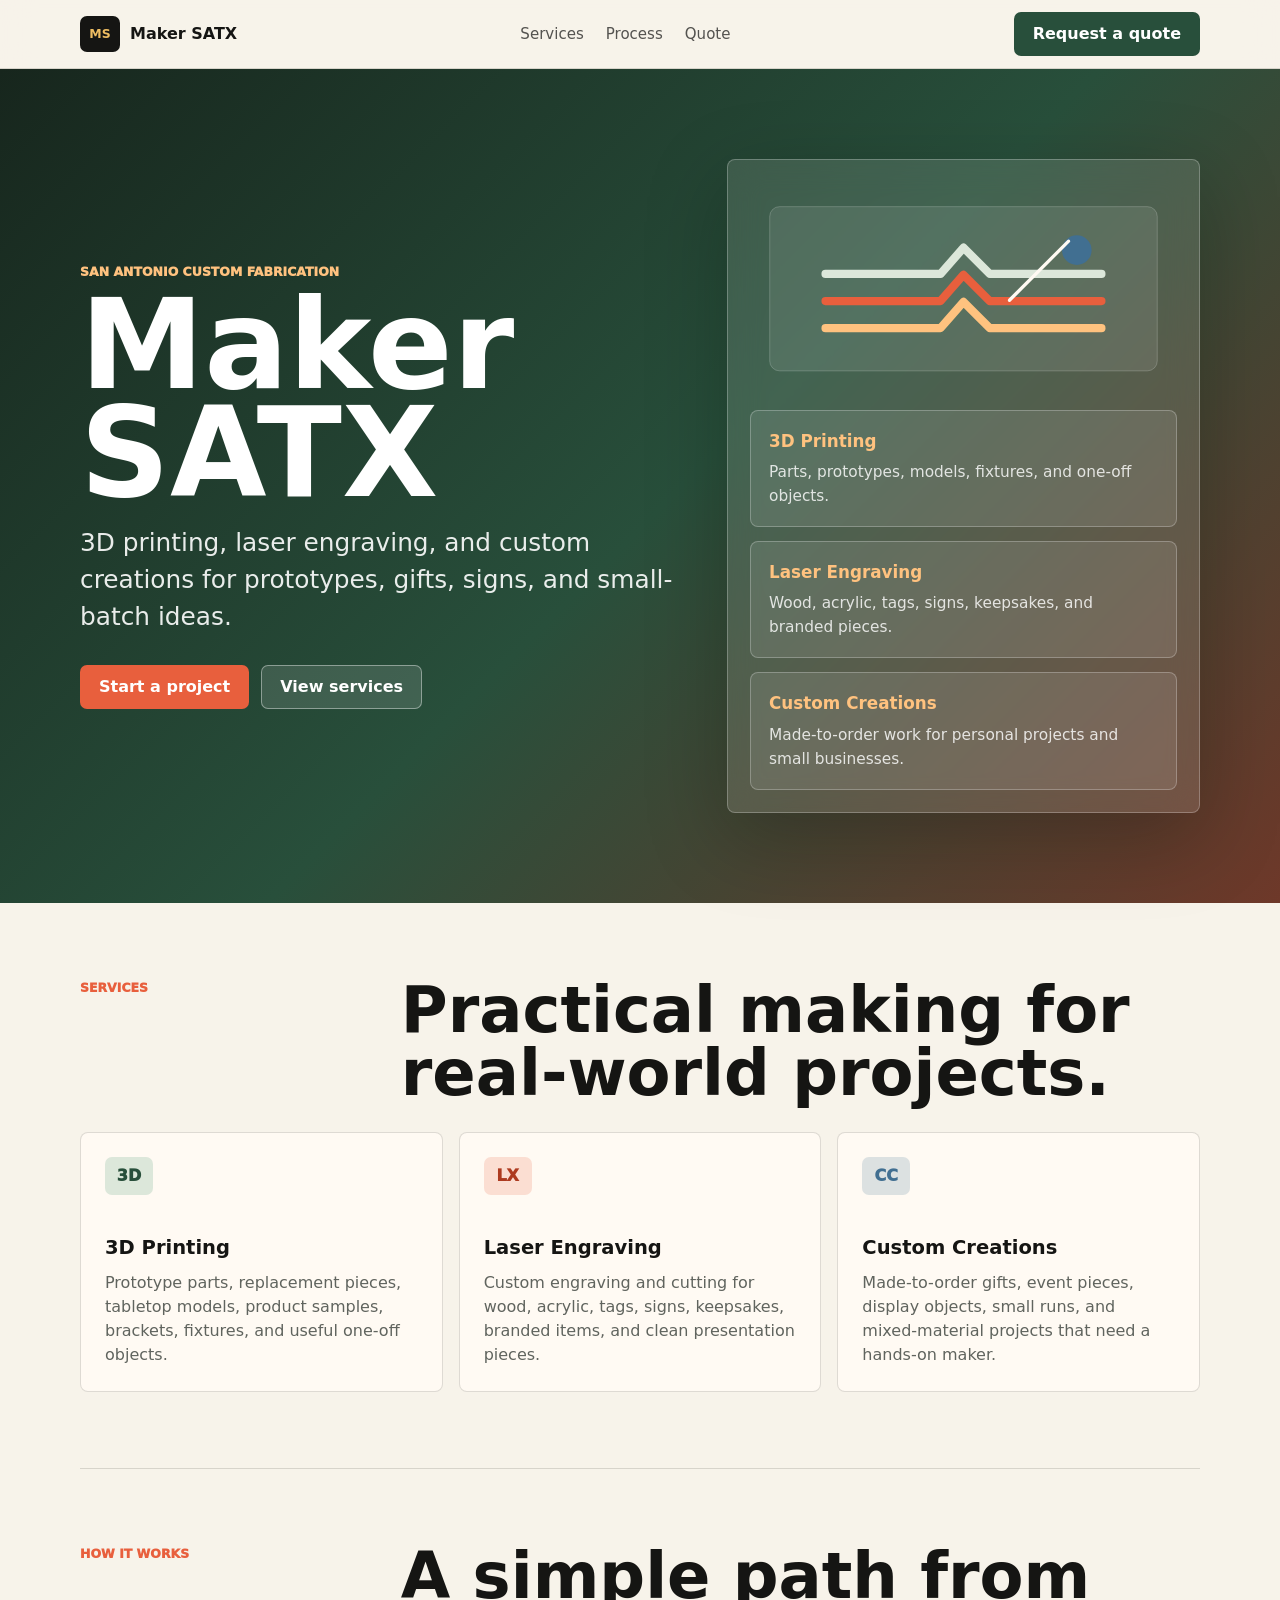
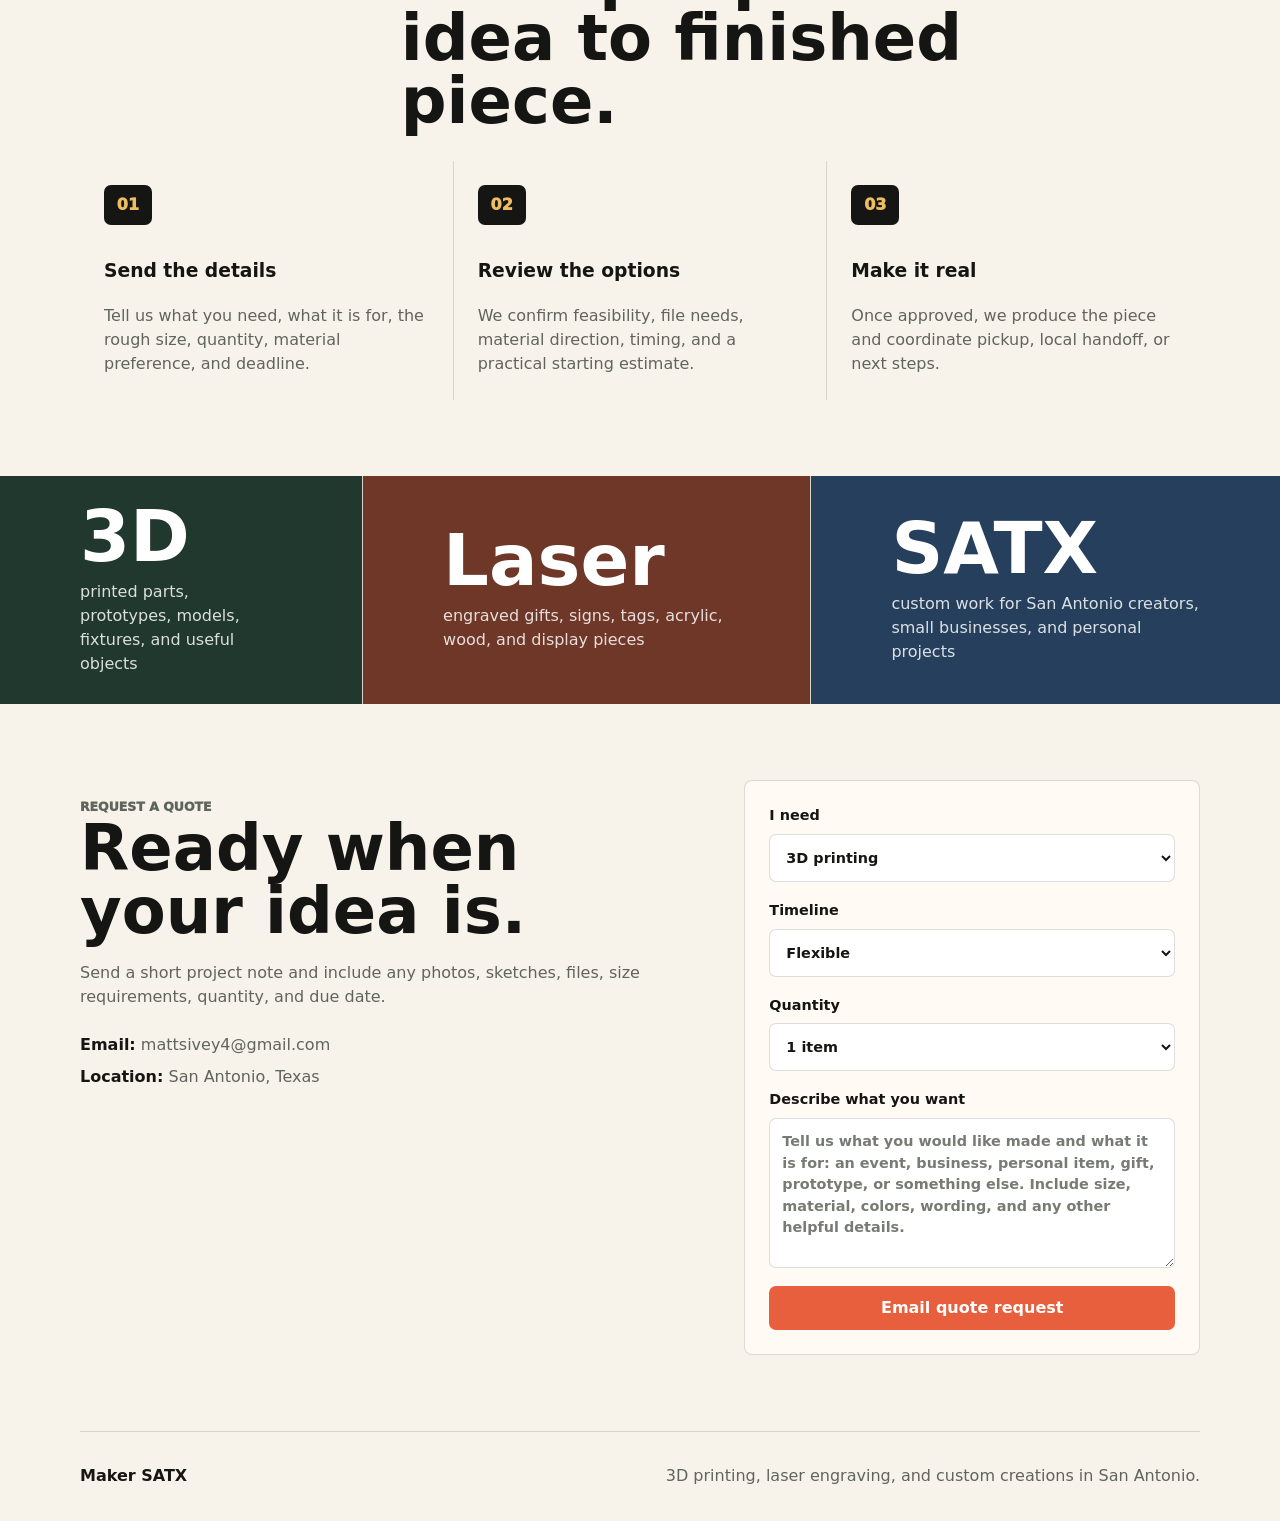
<file: index.html>
<!doctype html>
<html lang="en">
<head>
  <meta charset="utf-8">
  <meta name="viewport" content="width=device-width, initial-scale=1">
  <title>Maker SATX | 3D Printing, Laser Engraving, and Custom Creations</title>
  <meta name="description" content="Maker SATX offers 3D printing, laser engraving, and custom creations for gifts, prototypes, signs, and small-batch projects in San Antonio.">
  <link rel="canonical" href="https://www.makersatx.com/">
  <meta property="og:title" content="Maker SATX">
  <meta property="og:description" content="3D printing, laser engraving, and custom creations for San Antonio makers, businesses, and one-of-a-kind projects.">
  <meta property="og:type" content="website">
  <meta property="og:url" content="https://www.makersatx.com/">
  <style>
    :root{--ink:#151513;--muted:#60645e;--paper:#f7f3ea;--surface:#fffaf3;--green:#284f3b;--coral:#e85f3d;--amber:#eebd62;--blue:#416f91;--line:rgba(21,21,19,.14)}
    *{box-sizing:border-box}html{scroll-behavior:smooth}body{margin:0;background:var(--paper);color:var(--ink);font-family:Inter,ui-sans-serif,system-ui,-apple-system,BlinkMacSystemFont,"Segoe UI",sans-serif;line-height:1.5}a{color:inherit}.site-header{position:sticky;top:0;z-index:5;display:flex;align-items:center;justify-content:space-between;gap:18px;min-height:66px;padding:12px max(18px,calc((100vw - 1120px)/2));background:rgba(247,243,234,.93);border-bottom:1px solid var(--line);backdrop-filter:blur(16px)}.brand{display:flex;align-items:center;gap:10px;text-decoration:none;font-weight:900}.brand-mark{display:grid;place-items:center;width:40px;height:36px;border-radius:7px;background:var(--ink);color:var(--amber);font-size:.78rem}.nav-links{display:flex;gap:22px;color:rgba(21,21,19,.72);font-size:.94rem}.nav-links a,.button{text-decoration:none}.button{display:inline-flex;align-items:center;justify-content:center;min-height:44px;border-radius:7px;padding:0 18px;border:1px solid transparent;font-weight:850}.button.primary{background:var(--coral);color:#fff}.button.secondary{border-color:rgba(255,255,255,.4);background:rgba(255,255,255,.12);color:#fff}.button.dark{background:var(--green);color:#fff}.hero{display:grid;grid-template-columns:minmax(0,1.02fr) minmax(320px,.8fr);gap:44px;align-items:center;min-height:calc(100vh - 66px);padding:78px max(18px,calc((100vw - 1120px)/2));background:linear-gradient(135deg,#17261d 0%,#284f3b 52%,#6e3829 100%);color:#fff}.eyebrow{margin:0 0 10px;color:var(--coral);font-size:.78rem;font-weight:950;letter-spacing:0;text-transform:uppercase}.hero .eyebrow{color:#ffc27f}h1,h2,h3,p{margin-top:0}h1{max-width:9ch;margin-bottom:18px;font-size:clamp(4rem,11vw,7.8rem);line-height:.86;letter-spacing:0}.hero-copy{max-width:650px;margin-bottom:30px;color:rgba(255,255,255,.9);font-size:clamp(1.15rem,2.6vw,1.55rem)}.hero-actions{display:flex;flex-wrap:wrap;gap:12px}.shop-visual{display:grid;gap:14px;padding:22px;border:1px solid rgba(255,255,255,.25);border-radius:8px;background:rgba(255,250,243,.12);box-shadow:0 24px 80px rgba(5,12,8,.25);backdrop-filter:blur(16px)}.visual-card{border:1px solid rgba(255,255,255,.25);border-radius:8px;padding:18px;background:rgba(255,255,255,.1)}.visual-card strong{display:block;margin-bottom:6px;color:#ffc27f;font-size:1.05rem}.visual-card span{color:rgba(255,255,255,.82);font-size:.96rem}.line-art{width:100%;height:auto;display:block}.section{width:min(1120px,calc(100% - 36px));margin:0 auto;padding:76px 0}.section-heading{display:grid;grid-template-columns:minmax(180px,.52fr) minmax(0,1.48fr);gap:40px;align-items:start;margin-bottom:28px}.section-heading h2,.quote-section h2{margin-bottom:0;font-size:clamp(2rem,5vw,4rem);line-height:.98;letter-spacing:0}.service-grid{display:grid;grid-template-columns:repeat(3,minmax(0,1fr));gap:16px}.service-card,.quote-tool{border:1px solid var(--line);border-radius:8px;background:var(--surface)}.service-card{min-height:232px;padding:24px}.service-icon{display:inline-grid;place-items:center;min-width:48px;height:38px;margin-bottom:38px;border-radius:7px;padding:0 11px;background:#dce7da;color:var(--green);font-weight:950}.service-card:nth-child(2) .service-icon{background:rgba(232,95,61,.18);color:#ad3b20}.service-card:nth-child(3) .service-icon{background:rgba(65,111,145,.18);color:var(--blue)}.service-card h3{margin-bottom:8px;font-size:1.22rem}.service-card p,.process-list p,.quote-section p{margin-bottom:0;color:var(--muted)}.process-section{border-top:1px solid var(--line)}.process-list{display:grid;grid-template-columns:repeat(3,minmax(0,1fr));gap:1px;background:var(--line)}.process-list article{min-height:210px;padding:24px;background:var(--paper)}.process-list span{display:grid;place-items:center;width:48px;height:40px;margin-bottom:32px;border-radius:7px;background:var(--ink);color:var(--amber);font-weight:950}.proof-section{display:grid;grid-template-columns:.85fr 1.05fr 1.1fr;gap:1px;width:100%;padding:0;background:var(--line)}.proof-item{display:grid;align-content:center;gap:12px;min-height:170px;padding:28px max(24px,calc((100vw - 1120px)/2));background:#20382d;color:#fff}.proof-item:nth-child(2){background:#6f3728}.proof-item:nth-child(3){background:#263f5c}.proof-item strong{font-size:clamp(2.5rem,6vw,4.5rem);line-height:.9}.proof-item span{max-width:350px;color:rgba(255,255,255,.84)}.quote-section{display:grid;grid-template-columns:minmax(0,.95fr) minmax(320px,.7fr);gap:46px;align-items:start}.quote-section p{max-width:650px;margin-top:18px}.quote-tool{display:grid;gap:18px;padding:24px}.quote-tool label{display:grid;gap:7px;color:var(--ink);font-size:.9rem;font-weight:850}.quote-tool select,.quote-tool textarea{width:100%;border:1px solid var(--line);border-radius:7px;background:white;color:var(--ink);font:inherit}.quote-tool select{min-height:48px;padding:0 12px}.quote-tool textarea{min-height:150px;padding:12px;resize:vertical;line-height:1.5}.quote-tool textarea::placeholder{color:#777b74}.contact-line{display:grid;gap:8px;margin-top:24px;color:var(--muted)}.contact-line strong{color:var(--ink)}.site-footer{display:flex;align-items:center;justify-content:space-between;gap:20px;min-height:90px;width:min(1120px,calc(100% - 36px));margin:0 auto;border-top:1px solid var(--line);color:var(--muted)}.site-footer span:first-child{color:var(--ink);font-weight:900}@media (max-width:880px){.nav-links{display:none}.hero,.section-heading,.service-grid,.process-list,.proof-section,.quote-section{grid-template-columns:1fr}.hero{min-height:auto;padding-top:66px}.section,.quote-section{padding:60px 0}.site-footer{align-items:flex-start;flex-direction:column;padding:20px 0}}@media (max-width:520px){.brand span:last-child{display:none}.hero-actions,.button{width:100%}h1{font-size:clamp(3.45rem,19vw,4.7rem)}.service-card,.process-list article,.quote-tool,.shop-visual{padding:18px}}
  </style>
  <script type="application/ld+json">{"@context":"https://schema.org","@type":"LocalBusiness","name":"Maker SATX","url":"https://www.makersatx.com/","description":"3D printing, laser engraving, and custom creations in San Antonio.","areaServed":{"@type":"City","name":"San Antonio"},"address":{"@type":"PostalAddress","addressLocality":"San Antonio","addressRegion":"TX","addressCountry":"US"},"email":"mattsivey4@gmail.com","sameAs":[]}</script>
</head>
<body>
  <header class="site-header" aria-label="Main navigation">
    <a class="brand" href="#top" aria-label="Maker SATX home"><span class="brand-mark" aria-hidden="true">MS</span><span>Maker SATX</span></a>
    <nav class="nav-links" aria-label="Site sections"><a href="#services">Services</a><a href="#process">Process</a><a href="#quote">Quote</a></nav>
    <a class="button dark" href="mailto:mattsivey4@gmail.com?subject=Maker%20SATX%20Quote%20Request">Request a quote</a>
  </header>
  <main id="top">
    <section class="hero" aria-labelledby="hero-title">
      <div>
        <p class="eyebrow">San Antonio custom fabrication</p>
        <h1 id="hero-title">Maker SATX</h1>
        <p class="hero-copy">3D printing, laser engraving, and custom creations for prototypes, gifts, signs, and small-batch ideas.</p>
        <div class="hero-actions"><a class="button primary" href="#quote">Start a project</a><a class="button secondary" href="#services">View services</a></div>
      </div>
      <aside class="shop-visual" aria-label="Maker SATX service summary">
        <svg class="line-art" viewBox="0 0 520 260" role="img" aria-label="Abstract layered fabrication graphic">
          <rect x="24" y="30" width="472" height="200" rx="12" fill="rgba(255,255,255,.09)" stroke="rgba(255,255,255,.24)"/>
          <path d="M92 178h140l28-32 32 32h136" fill="none" stroke="#ffc27f" stroke-width="10" stroke-linecap="round" stroke-linejoin="round"/>
          <path d="M92 145h140l28-32 32 32h136" fill="none" stroke="#e85f3d" stroke-width="10" stroke-linecap="round" stroke-linejoin="round"/>
          <path d="M92 112h140l28-32 32 32h136" fill="none" stroke="#dce7da" stroke-width="10" stroke-linecap="round" stroke-linejoin="round"/>
          <circle cx="398" cy="83" r="18" fill="#416f91"/>
          <path d="M388 72l-72 72" stroke="#fffaf3" stroke-width="4" stroke-linecap="round"/>
        </svg>
        <div class="visual-card"><strong>3D Printing</strong><span>Parts, prototypes, models, fixtures, and one-off objects.</span></div>
        <div class="visual-card"><strong>Laser Engraving</strong><span>Wood, acrylic, tags, signs, keepsakes, and branded pieces.</span></div>
        <div class="visual-card"><strong>Custom Creations</strong><span>Made-to-order work for personal projects and small businesses.</span></div>
      </aside>
    </section>
    <section id="services" class="section" aria-labelledby="services-title">
      <div class="section-heading"><p class="eyebrow">Services</p><h2 id="services-title">Practical making for real-world projects.</h2></div>
      <div class="service-grid">
        <article class="service-card"><span class="service-icon" aria-hidden="true">3D</span><h3>3D Printing</h3><p>Prototype parts, replacement pieces, tabletop models, product samples, brackets, fixtures, and useful one-off objects.</p></article>
        <article class="service-card"><span class="service-icon" aria-hidden="true">LX</span><h3>Laser Engraving</h3><p>Custom engraving and cutting for wood, acrylic, tags, signs, keepsakes, branded items, and clean presentation pieces.</p></article>
        <article class="service-card"><span class="service-icon" aria-hidden="true">CC</span><h3>Custom Creations</h3><p>Made-to-order gifts, event pieces, display objects, small runs, and mixed-material projects that need a hands-on maker.</p></article>
      </div>
    </section>
    <section id="process" class="section process-section" aria-labelledby="process-title">
      <div class="section-heading"><p class="eyebrow">How it works</p><h2 id="process-title">A simple path from idea to finished piece.</h2></div>
      <div class="process-list">
        <article><span>01</span><h3>Send the details</h3><p>Tell us what you need, what it is for, the rough size, quantity, material preference, and deadline.</p></article>
        <article><span>02</span><h3>Review the options</h3><p>We confirm feasibility, file needs, material direction, timing, and a practical starting estimate.</p></article>
        <article><span>03</span><h3>Make it real</h3><p>Once approved, we produce the piece and coordinate pickup, local handoff, or next steps.</p></article>
      </div>
    </section>
    <section class="section proof-section" aria-label="Maker SATX project types">
      <div class="proof-item"><strong>3D</strong><span>printed parts, prototypes, models, fixtures, and useful objects</span></div>
      <div class="proof-item"><strong>Laser</strong><span>engraved gifts, signs, tags, acrylic, wood, and display pieces</span></div>
      <div class="proof-item"><strong>SATX</strong><span>custom work for San Antonio creators, small businesses, and personal projects</span></div>
    </section>
    <section id="quote" class="section quote-section" aria-labelledby="quote-title">
      <div><p class="eyebrow">Request a quote</p><h2 id="quote-title">Ready when your idea is.</h2><p>Send a short project note and include any photos, sketches, files, size requirements, quantity, and due date.</p><div class="contact-line"><span><strong>Email:</strong> mattsivey4@gmail.com</span><span><strong>Location:</strong> San Antonio, Texas</span></div></div>
      <form class="quote-tool" id="quote-form">
        <label>I need<select id="project-service" name="project-service"><option value="3D printing">3D printing</option><option value="Laser engraving">Laser engraving</option><option value="Custom creation">Custom creation</option><option value="Not sure yet">Help choosing the right option</option></select></label>
        <label>Timeline<select id="timeline" name="timeline"><option value="Flexible">Flexible</option><option value="1-2 weeks">1-2 weeks</option><option value="Rush request">Rush request</option></select></label>
        <label>Quantity<select id="quantity" name="quantity"><option value="1 item">1 item</option><option value="2-10 items">2-10 items</option><option value="Small batch">Small batch</option></select></label>
        <label>Describe what you want<textarea id="project-description" name="project-description" placeholder="Tell us what you would like made and what it is for: an event, business, personal item, gift, prototype, or something else. Include size, material, colors, wording, and any other helpful details."></textarea></label>
        <a class="button primary" id="quote-link" href="mailto:mattsivey4@gmail.com?subject=Maker%20SATX%20Quote%20Request">Email quote request</a>
      </form>
    </section>
  </main>
  <footer class="site-footer"><span>Maker SATX</span><span>3D printing, laser engraving, and custom creations in San Antonio.</span></footer>
  <script>
    const quoteForm=document.querySelector('#quote-form');const quoteLink=document.querySelector('#quote-link');function updateQuoteLink(){const data=new FormData(quoteForm);const body=[`Service: ${data.get('project-service')}`,`Timeline: ${data.get('timeline')}`,`Quantity: ${data.get('quantity')}`,'',`Project description: ${data.get('project-description')||''}`,'','Attachments or links:'].join('\n');quoteLink.href=`mailto:mattsivey4@gmail.com?subject=${encodeURIComponent('Maker SATX Quote Request')}&body=${encodeURIComponent(body)}`}quoteForm.addEventListener('change',updateQuoteLink);quoteForm.addEventListener('input',updateQuoteLink);updateQuoteLink();
  </script>
</body>
</html>
</file>
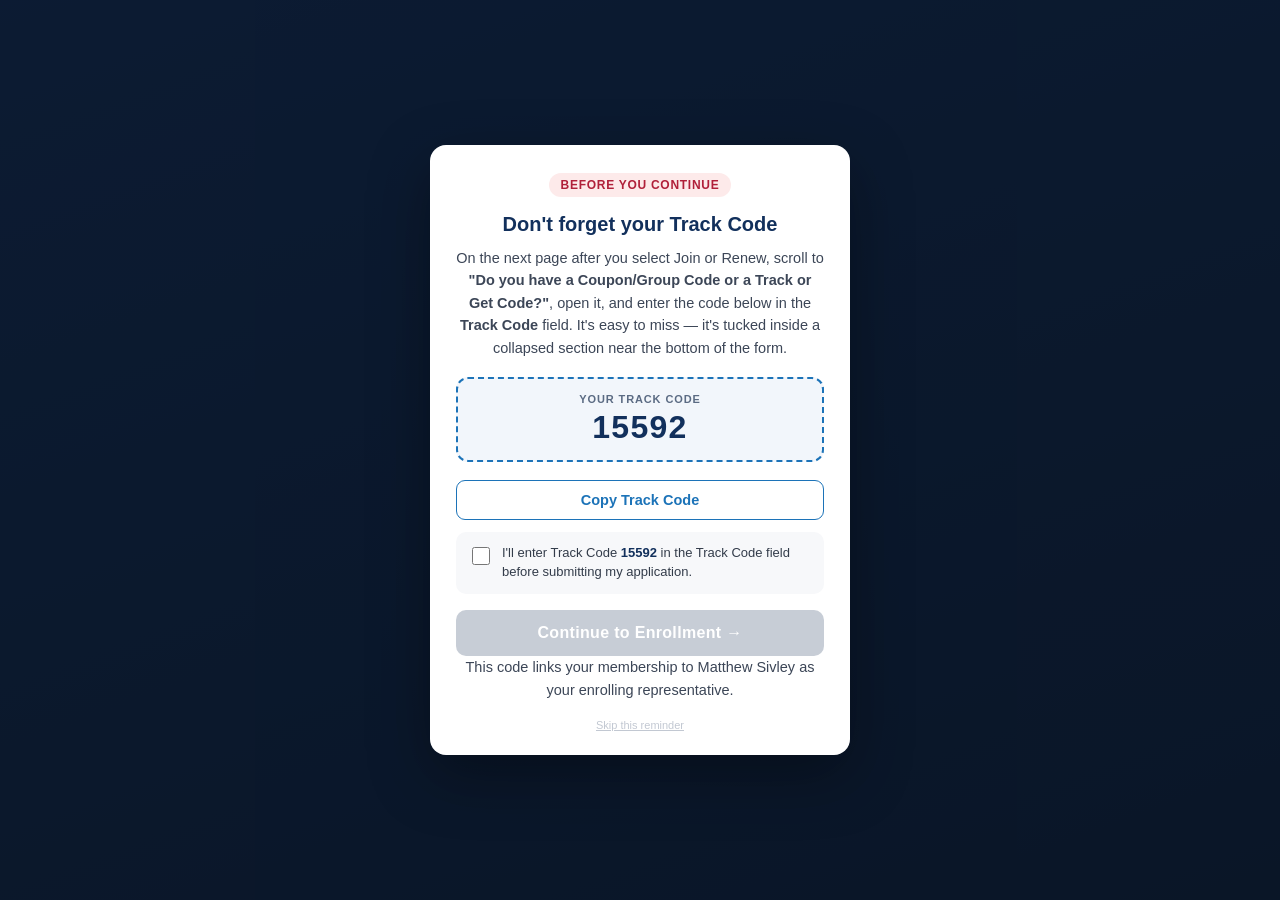
<file: airmedcare/index.html>
<!DOCTYPE html>
<html lang="en">
<head>
<meta charset="UTF-8">
<meta name="viewport" content="width=device-width, initial-scale=1.0">
<title>Join AirMedCare Network — Matthew Sivley</title>
<style>
  :root{
    --navy:#12305c;
    --blue:#1c73b8;
    --red:#b0203a;
    --ink:#1a1f2b;
    --paper:#ffffff;
  }
  *{box-sizing:border-box;}
  body{
    margin:0;
    font-family:-apple-system,BlinkMacSystemFont,"Segoe UI",Roboto,Helvetica,Arial,sans-serif;
    background:linear-gradient(160deg,var(--navy),#0b1c33);
    color:var(--ink);
    min-height:100vh;
    display:flex;
    align-items:center;
    justify-content:center;
    padding:24px;
  }

  /* ---- Overlay ---- */
  .overlay{
    position:fixed;
    inset:0;
    background:rgba(10,20,35,.72);
    display:flex;
    align-items:center;
    justify-content:center;
    padding:20px;
    z-index:999;
    animation:fadeIn .25s ease-out;
  }
  @keyframes fadeIn{from{opacity:0}to{opacity:1}}

  .card{
    background:var(--paper);
    border-radius:16px;
    max-width:420px;
    width:100%;
    padding:28px 26px 24px;
    box-shadow:0 20px 60px rgba(0,0,0,.35);
    text-align:center;
    animation:pop .3s ease-out;
  }
  @keyframes pop{from{transform:scale(.94);opacity:0}to{transform:scale(1);opacity:1}}

  .badge{
    display:inline-block;
    background:#fdeaea;
    color:var(--red);
    font-size:12px;
    font-weight:700;
    letter-spacing:.06em;
    text-transform:uppercase;
    padding:5px 12px;
    border-radius:999px;
    margin-bottom:14px;
  }

  .card h2{
    font-size:20px;
    margin:0 0 10px;
    color:var(--navy);
    line-height:1.3;
  }

  .card p{
    font-size:14.5px;
    line-height:1.55;
    color:#3c4657;
    margin:0 0 18px;
  }

  .code-box{
    background:#f2f6fb;
    border:2px dashed var(--blue);
    border-radius:12px;
    padding:14px 16px;
    margin-bottom:18px;
  }
  .code-label{
    font-size:11px;
    text-transform:uppercase;
    letter-spacing:.08em;
    color:#5b6b83;
    font-weight:700;
    margin-bottom:4px;
  }
  .code-value{
    font-size:32px;
    font-weight:800;
    color:var(--navy);
    letter-spacing:.04em;
    font-variant-numeric:tabular-nums;
  }

  .copy-btn{
    width:100%;
    padding:11px;
    border-radius:9px;
    border:1.5px solid var(--blue);
    background:#fff;
    color:var(--blue);
    font-size:14.5px;
    font-weight:700;
    cursor:pointer;
    margin-bottom:12px;
    transition:background .15s;
  }
  .copy-btn:active{background:#eaf3fb;}
  .copy-btn.copied{
    background:#e6f6ec;
    border-color:#2f9e56;
    color:#1f7a3f;
  }

  .ack-row{
    display:flex;
    align-items:flex-start;
    gap:9px;
    text-align:left;
    background:#f7f8fa;
    border-radius:10px;
    padding:12px 12px;
    margin-bottom:16px;
  }
  .ack-row input{
    margin-top:3px;
    width:18px;
    height:18px;
    flex-shrink:0;
    accent-color:var(--blue);
  }
  .ack-row label{
    font-size:13px;
    line-height:1.45;
    color:#333c4a;
  }
  .ack-row strong{color:var(--navy);}

  .continue-btn{
    width:100%;
    padding:14px;
    border-radius:10px;
    border:none;
    background:#c7cdd6;
    color:#fff;
    font-size:16px;
    font-weight:800;
    letter-spacing:.02em;
    cursor:not-allowed;
    text-decoration:none;
    display:block;
    transition:background .2s;
  }
  .continue-btn.active{
    background:var(--red);
    cursor:pointer;
  }
  .continue-btn.active:hover{background:#8f1a2d;}

  .hint{
    font-size:12px;
    color:#8a94a6;
    margin-top:12px;
    line-height:1.5;
  }

  .skip{
    display:block;
    margin-top:14px;
    font-size:11px;
    color:#c2c8d2;
    text-decoration:underline;
  }
</style>
</head>
<body>

  <!-- The mandatory overlay -->
  <div class="overlay" id="overlay">
    <div class="card">
      <span class="badge">Before you continue</span>
      <h2>Don't forget your Track&nbsp;Code</h2>
      <p>
        On the next page after you select Join or Renew, scroll to <strong>"Do you have a Coupon/Group Code or a Track or Get Code?"</strong>,
        open it, and enter the code below in the <strong>Track Code</strong> field. It's easy to miss —
        it's tucked inside a collapsed section near the bottom of the form.
      </p>

      <div class="code-box">
        <div class="code-label">Your Track Code</div>
        <div class="code-value" id="trackCode">15592</div>
      </div>

      <button class="copy-btn" id="copyBtn" type="button">Copy Track Code</button>

      <div class="ack-row">
        <input type="checkbox" id="ackCheck">
        <label for="ackCheck">I'll enter Track Code <strong>15592</strong> in the Track Code field before submitting my application.</label>
      </div>

      <a class="continue-btn" id="continueBtn" href="https://www.amcnrep.com/Matthew-Sivley" target="_blank" rel="noopener">
        Continue to Enrollment →
      </a>

      <p class="hint">This code links your membership to Matthew Sivley as your enrolling representative.</p>
      <a class="skip" href="https://www.amcnrep.com/Matthew-Sivley" target="_blank" rel="noopener">Skip this reminder</a>
    </div>
  </div>

<script>
  const checkbox = document.getElementById('ackCheck');
  const continueBtn = document.getElementById('continueBtn');
  const copyBtn = document.getElementById('copyBtn');
  const trackCode = document.getElementById('trackCode').textContent.trim();

  function syncState(){
    if(checkbox.checked){
      continueBtn.classList.add('active');
    } else {
      continueBtn.classList.remove('active');
    }
  }

  continueBtn.addEventListener('click', function(e){
    if(!checkbox.checked){
      e.preventDefault();
      checkbox.parentElement.style.outline = '2px solid #b0203a';
      checkbox.focus();
    }
  });

  checkbox.addEventListener('change', syncState);

  copyBtn.addEventListener('click', async function(){
    try{
      await navigator.clipboard.writeText(trackCode);
    }catch(err){
      // Fallback for browsers without clipboard API access
      const ta = document.createElement('textarea');
      ta.value = trackCode;
      document.body.appendChild(ta);
      ta.select();
      document.execCommand('copy');
      document.body.removeChild(ta);
    }
    copyBtn.textContent = 'Copied ✓';
    copyBtn.classList.add('copied');
    setTimeout(()=>{
      copyBtn.textContent = 'Copy Track Code';
      copyBtn.classList.remove('copied');
    }, 1800);
  });

  // Block Escape-key / outside-click dismissal — there is no dismiss handler at all,
  // so there's nothing to disable. This overlay simply has no close button.
</script>

</body>
</html>
</file>
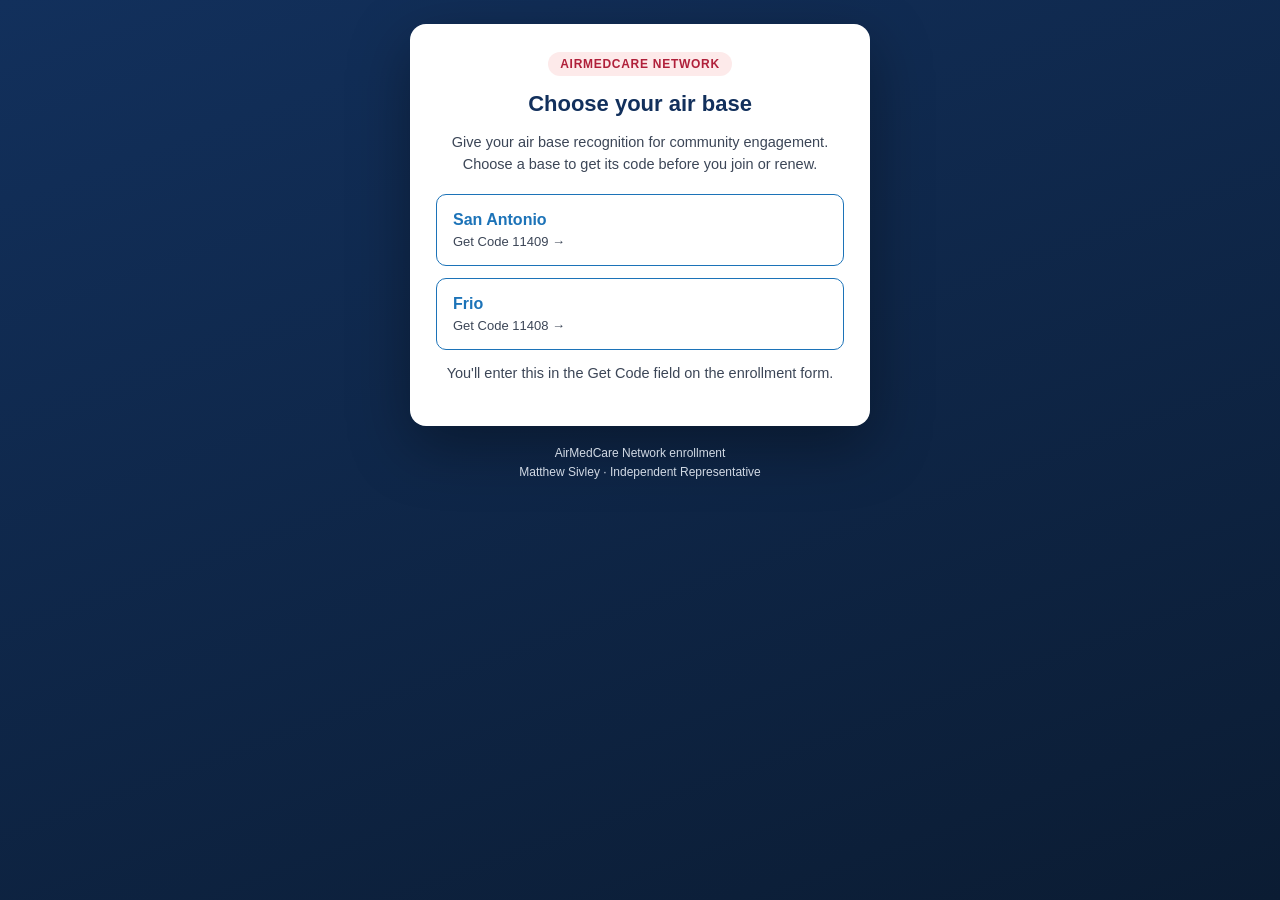
<file: getcode/index.html>
<!DOCTYPE html>
<html lang="en">
<head>
<meta charset="UTF-8">
<meta name="viewport" content="width=device-width, initial-scale=1">
<meta name="description" content="Choose your air base and remember your AirMedCare Network Get Code before enrollment.">
<title>Get Code — AirMedCare Network | Matthew Sivley</title>
<style>

  :root{
    --navy:#12305c;
    --blue:#1c73b8;
    --red:#b0203a;
    --ink:#1a1f2b;
    --paper:#ffffff;
  }
  *{box-sizing:border-box;}
  body{
    margin:0;
    font-family:-apple-system,BlinkMacSystemFont,"Segoe UI",Roboto,Helvetica,Arial,sans-serif;
    background:linear-gradient(160deg,var(--navy),#0b1c33);
    color:var(--ink);
    min-height:100vh;
    display:flex;
    align-items:center;
    justify-content:center;
    padding:24px;
  }

  /* ---- Overlay ---- */
  .overlay{
    position:fixed;
    inset:0;
    background:rgba(10,20,35,.72);
    display:flex;
    align-items:center;
    justify-content:center;
    padding:20px;
    z-index:999;
    animation:fadeIn .25s ease-out;
  }
  @keyframes fadeIn{from{opacity:0}to{opacity:1}}

  .card{
    background:var(--paper);
    border-radius:16px;
    max-width:420px;
    width:100%;
    padding:28px 26px 24px;
    box-shadow:0 20px 60px rgba(0,0,0,.35);
    text-align:center;
    animation:pop .3s ease-out;
  }
  @keyframes pop{from{transform:scale(.94);opacity:0}to{transform:scale(1);opacity:1}}

  .badge{
    display:inline-block;
    background:#fdeaea;
    color:var(--red);
    font-size:12px;
    font-weight:700;
    letter-spacing:.06em;
    text-transform:uppercase;
    padding:5px 12px;
    border-radius:999px;
    margin-bottom:14px;
  }

  .card h2{
    font-size:20px;
    margin:0 0 10px;
    color:var(--navy);
    line-height:1.3;
  }

  .card p{
    font-size:14.5px;
    line-height:1.55;
    color:#3c4657;
    margin:0 0 18px;
  }

  .code-box{
    background:#f2f6fb;
    border:2px dashed var(--blue);
    border-radius:12px;
    padding:14px 16px;
    margin-bottom:18px;
  }
  .code-label{
    font-size:11px;
    text-transform:uppercase;
    letter-spacing:.08em;
    color:#5b6b83;
    font-weight:700;
    margin-bottom:4px;
  }
  .code-value{
    font-size:32px;
    font-weight:800;
    color:var(--navy);
    letter-spacing:.04em;
    font-variant-numeric:tabular-nums;
  }

  .copy-btn{
    width:100%;
    padding:11px;
    border-radius:9px;
    border:1.5px solid var(--blue);
    background:#fff;
    color:var(--blue);
    font-size:14.5px;
    font-weight:700;
    cursor:pointer;
    margin-bottom:12px;
    transition:background .15s;
  }
  .copy-btn:active{background:#eaf3fb;}
  .copy-btn.copied{
    background:#e6f6ec;
    border-color:#2f9e56;
    color:#1f7a3f;
  }

  .ack-row{
    display:flex;
    align-items:flex-start;
    gap:9px;
    text-align:left;
    background:#f7f8fa;
    border-radius:10px;
    padding:12px 12px;
    margin-bottom:16px;
  }
  .ack-row input{
    margin-top:3px;
    width:18px;
    height:18px;
    flex-shrink:0;
    accent-color:var(--blue);
  }
  .ack-row label{
    font-size:13px;
    line-height:1.45;
    color:#333c4a;
  }
  .ack-row strong{color:var(--navy);}

  .continue-btn{
    width:100%;
    padding:14px;
    border-radius:10px;
    border:none;
    background:#c7cdd6;
    color:#fff;
    font-size:16px;
    font-weight:800;
    letter-spacing:.02em;
    cursor:not-allowed;
    text-decoration:none;
    display:block;
    transition:background .2s;
  }
  .continue-btn.active{
    background:var(--red);
    cursor:pointer;
  }
  .continue-btn.active:hover{background:#8f1a2d;}

  .hint{
    font-size:12px;
    color:#8a94a6;
    margin-top:12px;
    line-height:1.5;
  }

  .skip{
    display:block;
    margin-top:14px;
    font-size:11px;
    color:#c2c8d2;
    text-decoration:underline;
  }

body{display:block;padding:24px 16px;}
.card{margin:0 auto;max-width:460px;}
[hidden]{display:none!important;}
h1{font-size:22px;margin:0 0 12px;color:var(--navy);line-height:1.3;}
h2{font-size:18px;}
a{color:var(--blue);}
button,input{font:inherit;}
button,a,input{touch-action:manipulation;}
:focus-visible{outline:3px solid #e79716;outline-offset:3px;}
.warning{background:#fff3d6;border-left:4px solid #c48400;border-radius:8px;padding:14px;text-align:left;margin:18px 0;}
.warning strong{display:block;color:#704600;margin-bottom:5px;}
.card .warning p{margin:0;font-size:14px;color:#5a420f;}
.combo{background:#f2f6fb;border-radius:10px;padding:14px;margin-bottom:18px;}
.card .combo p{font-size:14px;margin-bottom:12px;}
.contact-actions{display:flex;gap:10px;}
.contact-actions a{flex:1;border:1px solid var(--blue);padding:10px;border-radius:8px;text-decoration:none;font-size:14px;font-weight:700;}
.base-button{display:block;border:1.5px solid var(--blue);border-radius:10px;padding:16px;text-decoration:none;margin:12px 0;text-align:left;font-weight:700;}
.base-button span{display:block;font-size:13px;font-weight:400;margin-top:5px;color:#3c4657;}
.base-button:hover,.copy-btn:hover{background:#eaf3fb;}
.change{display:inline-block;margin:0 0 18px;font-size:13px;}
.card .recognition{font-size:13px;margin:10px 0 0;}
.continue-btn:disabled{color:#394559;background:#d4dae3;cursor:not-allowed;}
.hint,.skip{color:#59677b;}
.field{text-align:left;margin:18px 0;}
.field label{display:block;color:var(--navy);font-size:14px;font-weight:700;margin-bottom:7px;}
.field input{width:100%;padding:12px;border:1px solid #8394ab;border-radius:8px;min-width:0;}
.primary{background:var(--red);color:white;padding:13px 18px;border:0;border-radius:9px;cursor:pointer;width:100%;font-weight:700;}
.primary:hover{background:#8f1a2d;}
#qrPreview{display:block;width:100%;max-width:330px;height:auto;margin:16px auto;}
.download{display:block;text-decoration:none;}
.status{font-size:13px;min-height:1.4em;color:#3c4657;margin:10px 0;}
footer{color:#d1d9e4;font-size:12px;text-align:center;margin:18px auto 0;line-height:1.6;}
@media(max-width:380px){body{padding:12px 10px;}.card{padding:22px 18px;}}
@media(prefers-reduced-motion:reduce){*{animation:none!important;transition:none!important;}}
</style>
</head>
<body>
<main class="card">
<section id="picker">
<span class="badge">AirMedCare Network</span>
<h1>Choose your air base</h1>
<p>Give your air base recognition for community engagement. Choose a base to get its code before you join or renew.</p>
<div id="baseList"></div>
<p class="hint">You'll enter this in the Get Code field on the enrollment form.</p>
</section>
<section id="reminder" hidden>
<span class="badge">Before you continue</span>
<h1>Don't forget your Get Code</h1>
<a class="change" href="./">Choose a different base</a>
<p>On the next page, after you choose <strong>Join or Renew</strong>, open the section <strong>"Do you have a Coupon/Group Code or a Track or Get Code?"</strong> and enter the code below in the <strong>Get Code</strong> field.</p>
<div class="code-box">
<div class="code-label" id="baseName"></div>
<div class="code-value" id="getCode"></div>
<p class="recognition" id="recognition"></p>
</div>
<button class="copy-btn" id="copyBtn" type="button">Copy Get Code</button>
<div class="warning"><strong>A Get Code is NOT a Coupon Code.</strong><p>Enter this code only in the field labeled <b>Get Code</b>. That's how the air base gets recognition for community engagement.</p></div>
<div class="combo"><p><strong>Buying a Combo or Multi-Year plan?</strong><br>Call or text <a href="tel:+12109137049">210-913-7049</a> for a coupon code.</p>
<div class="contact-actions"><a href="tel:+12109137049">Call Matthew</a><a href="sms:+12109137049">Text Matthew</a></div></div>
<div class="ack-row"><input type="checkbox" id="ackCheck"><label for="ackCheck">I'll enter Get Code <strong id="ackCode"></strong> in the Get Code field (not the Coupon Code field) before submitting my application.</label></div>
<button class="continue-btn" id="continueBtn" type="button" disabled>Continue to Enrollment →</button>
<p class="hint">Check the box above to continue.</p>
<a class="skip" href="https://www.amcnrep.com/Matthew-Sivley" target="_blank" rel="noopener">Skip this reminder</a>
<div class="status" id="copyStatus" role="status"></div>
</section>
<section id="maker" hidden>
<span class="badge">For reps &amp; air bases</span>
<h1>Make a Get Code link</h1>
<p>Create a shareable reminder and a printable QR code for any air base.</p>
<form id="makerForm">
<div class="field"><label for="newCode">Get Code</label><input id="newCode" name="code" inputmode="numeric" pattern="[0-9]{1,20}" maxlength="20" required placeholder="11409"></div>
<div class="field"><label for="newName">Air base name</label><input id="newName" name="name" maxlength="80" required placeholder="San Antonio"></div>
<button class="primary" type="submit">Create link &amp; QR code</button>
</form>
<div id="makerResult" hidden>
<div class="field"><label for="shareLink">Shareable link</label><input id="shareLink" readonly></div>
<button class="copy-btn" id="copyLink" type="button">Copy link</button>
<a id="openLink" target="_blank" rel="noopener">Open reminder</a>
<img id="qrPreview" alt="Printable QR code for the air base reminder">
<a class="primary download" id="downloadQr">Download QR image</a>
<div class="status" id="makerStatus" role="status"></div>
</div>
<p class="hint">Links use mattsivley4-maker.github.io and currently redirect to the Maker SATX website.</p>
<a class="change" href="./">Choose an existing base</a>
</section>
<noscript><p>Enable JavaScript to choose a base and create QR codes.</p><p>San Antonio: Get Code <strong>11409</strong><br>Frio: Get Code <strong>11408</strong></p><p>Enter your code in the Get Code field, not the Coupon Code field.</p><a href="https://www.amcnrep.com/Matthew-Sivley">Continue to Enrollment</a></noscript>
</main>
<footer>AirMedCare Network enrollment<br>Matthew Sivley · Independent Representative</footer>
<script>
/* QR Code Generator by Kazuhiko Arase; bundled for offline QR generation.
MIT License

Copyright (c) 2009 Kazuhiko Arase

Permission is hereby granted, free of charge, to any person obtaining a copy
of this software and associated documentation files (the "Software"), to deal
in the Software without restriction, including without limitation the rights
to use, copy, modify, merge, publish, distribute, sublicense, and/or sell
copies of the Software, and to permit persons to whom the Software is
furnished to do so, subject to the following conditions:

The above copyright notice and this permission notice shall be included in all
copies or substantial portions of the Software.

THE SOFTWARE IS PROVIDED "AS IS", WITHOUT WARRANTY OF ANY KIND, EXPRESS OR
IMPLIED, INCLUDING BUT NOT LIMITED TO THE WARRANTIES OF MERCHANTABILITY,
FITNESS FOR A PARTICULAR PURPOSE AND NONINFRINGEMENT. IN NO EVENT SHALL THE
AUTHORS OR COPYRIGHT HOLDERS BE LIABLE FOR ANY CLAIM, DAMAGES OR OTHER
LIABILITY, WHETHER IN AN ACTION OF CONTRACT, TORT OR OTHERWISE, ARISING FROM,
OUT OF OR IN CONNECTION WITH THE SOFTWARE OR THE USE OR OTHER DEALINGS IN THE
SOFTWARE.

*/
//---------------------------------------------------------------------
//
// QR Code Generator for JavaScript
//
// Copyright (c) 2009 Kazuhiko Arase
//
// URL: http://www.d-project.com/
//
// Licensed under the MIT license:
//  http://www.opensource.org/licenses/mit-license.php
//
// The word 'QR Code' is registered trademark of
// DENSO WAVE INCORPORATED
//  http://www.denso-wave.com/qrcode/faqpatent-e.html
//
//---------------------------------------------------------------------

var qrcode = function() {

  //---------------------------------------------------------------------
  // qrcode
  //---------------------------------------------------------------------

  /**
   * qrcode
   * @param typeNumber 1 to 40
   * @param errorCorrectionLevel 'L','M','Q','H'
   */
  var qrcode = function(typeNumber, errorCorrectionLevel) {

    var PAD0 = 0xEC;
    var PAD1 = 0x11;

    var _typeNumber = typeNumber;
    var _errorCorrectionLevel = QRErrorCorrectionLevel[errorCorrectionLevel];
    var _modules = null;
    var _moduleCount = 0;
    var _dataCache = null;
    var _dataList = [];

    var _this = {};

    var makeImpl = function(test, maskPattern) {

      _moduleCount = _typeNumber * 4 + 17;
      _modules = function(moduleCount) {
        var modules = new Array(moduleCount);
        for (var row = 0; row < moduleCount; row += 1) {
          modules[row] = new Array(moduleCount);
          for (var col = 0; col < moduleCount; col += 1) {
            modules[row][col] = null;
          }
        }
        return modules;
      }(_moduleCount);

      setupPositionProbePattern(0, 0);
      setupPositionProbePattern(_moduleCount - 7, 0);
      setupPositionProbePattern(0, _moduleCount - 7);
      setupPositionAdjustPattern();
      setupTimingPattern();
      setupTypeInfo(test, maskPattern);

      if (_typeNumber >= 7) {
        setupTypeNumber(test);
      }

      if (_dataCache == null) {
        _dataCache = createData(_typeNumber, _errorCorrectionLevel, _dataList);
      }

      mapData(_dataCache, maskPattern);
    };

    var setupPositionProbePattern = function(row, col) {

      for (var r = -1; r <= 7; r += 1) {

        if (row + r <= -1 || _moduleCount <= row + r) continue;

        for (var c = -1; c <= 7; c += 1) {

          if (col + c <= -1 || _moduleCount <= col + c) continue;

          if ( (0 <= r && r <= 6 && (c == 0 || c == 6) )
              || (0 <= c && c <= 6 && (r == 0 || r == 6) )
              || (2 <= r && r <= 4 && 2 <= c && c <= 4) ) {
            _modules[row + r][col + c] = true;
          } else {
            _modules[row + r][col + c] = false;
          }
        }
      }
    };

    var getBestMaskPattern = function() {

      var minLostPoint = 0;
      var pattern = 0;

      for (var i = 0; i < 8; i += 1) {

        makeImpl(true, i);

        var lostPoint = QRUtil.getLostPoint(_this);

        if (i == 0 || minLostPoint > lostPoint) {
          minLostPoint = lostPoint;
          pattern = i;
        }
      }

      return pattern;
    };

    var setupTimingPattern = function() {

      for (var r = 8; r < _moduleCount - 8; r += 1) {
        if (_modules[r][6] != null) {
          continue;
        }
        _modules[r][6] = (r % 2 == 0);
      }

      for (var c = 8; c < _moduleCount - 8; c += 1) {
        if (_modules[6][c] != null) {
          continue;
        }
        _modules[6][c] = (c % 2 == 0);
      }
    };

    var setupPositionAdjustPattern = function() {

      var pos = QRUtil.getPatternPosition(_typeNumber);

      for (var i = 0; i < pos.length; i += 1) {

        for (var j = 0; j < pos.length; j += 1) {

          var row = pos[i];
          var col = pos[j];

          if (_modules[row][col] != null) {
            continue;
          }

          for (var r = -2; r <= 2; r += 1) {

            for (var c = -2; c <= 2; c += 1) {

              if (r == -2 || r == 2 || c == -2 || c == 2
                  || (r == 0 && c == 0) ) {
                _modules[row + r][col + c] = true;
              } else {
                _modules[row + r][col + c] = false;
              }
            }
          }
        }
      }
    };

    var setupTypeNumber = function(test) {

      var bits = QRUtil.getBCHTypeNumber(_typeNumber);

      for (var i = 0; i < 18; i += 1) {
        var mod = (!test && ( (bits >> i) & 1) == 1);
        _modules[Math.floor(i / 3)][i % 3 + _moduleCount - 8 - 3] = mod;
      }

      for (var i = 0; i < 18; i += 1) {
        var mod = (!test && ( (bits >> i) & 1) == 1);
        _modules[i % 3 + _moduleCount - 8 - 3][Math.floor(i / 3)] = mod;
      }
    };

    var setupTypeInfo = function(test, maskPattern) {

      var data = (_errorCorrectionLevel << 3) | maskPattern;
      var bits = QRUtil.getBCHTypeInfo(data);

      // vertical
      for (var i = 0; i < 15; i += 1) {

        var mod = (!test && ( (bits >> i) & 1) == 1);

        if (i < 6) {
          _modules[i][8] = mod;
        } else if (i < 8) {
          _modules[i + 1][8] = mod;
        } else {
          _modules[_moduleCount - 15 + i][8] = mod;
        }
      }

      // horizontal
      for (var i = 0; i < 15; i += 1) {

        var mod = (!test && ( (bits >> i) & 1) == 1);

        if (i < 8) {
          _modules[8][_moduleCount - i - 1] = mod;
        } else if (i < 9) {
          _modules[8][15 - i - 1 + 1] = mod;
        } else {
          _modules[8][15 - i - 1] = mod;
        }
      }

      // fixed module
      _modules[_moduleCount - 8][8] = (!test);
    };

    var mapData = function(data, maskPattern) {

      var inc = -1;
      var row = _moduleCount - 1;
      var bitIndex = 7;
      var byteIndex = 0;
      var maskFunc = QRUtil.getMaskFunction(maskPattern);

      for (var col = _moduleCount - 1; col > 0; col -= 2) {

        if (col == 6) col -= 1;

        while (true) {

          for (var c = 0; c < 2; c += 1) {

            if (_modules[row][col - c] == null) {

              var dark = false;

              if (byteIndex < data.length) {
                dark = ( ( (data[byteIndex] >>> bitIndex) & 1) == 1);
              }

              var mask = maskFunc(row, col - c);

              if (mask) {
                dark = !dark;
              }

              _modules[row][col - c] = dark;
              bitIndex -= 1;

              if (bitIndex == -1) {
                byteIndex += 1;
                bitIndex = 7;
              }
            }
          }

          row += inc;

          if (row < 0 || _moduleCount <= row) {
            row -= inc;
            inc = -inc;
            break;
          }
        }
      }
    };

    var createBytes = function(buffer, rsBlocks) {

      var offset = 0;

      var maxDcCount = 0;
      var maxEcCount = 0;

      var dcdata = new Array(rsBlocks.length);
      var ecdata = new Array(rsBlocks.length);

      for (var r = 0; r < rsBlocks.length; r += 1) {

        var dcCount = rsBlocks[r].dataCount;
        var ecCount = rsBlocks[r].totalCount - dcCount;

        maxDcCount = Math.max(maxDcCount, dcCount);
        maxEcCount = Math.max(maxEcCount, ecCount);

        dcdata[r] = new Array(dcCount);

        for (var i = 0; i < dcdata[r].length; i += 1) {
          dcdata[r][i] = 0xff & buffer.getBuffer()[i + offset];
        }
        offset += dcCount;

        var rsPoly = QRUtil.getErrorCorrectPolynomial(ecCount);
        var rawPoly = qrPolynomial(dcdata[r], rsPoly.getLength() - 1);

        var modPoly = rawPoly.mod(rsPoly);
        ecdata[r] = new Array(rsPoly.getLength() - 1);
        for (var i = 0; i < ecdata[r].length; i += 1) {
          var modIndex = i + modPoly.getLength() - ecdata[r].length;
          ecdata[r][i] = (modIndex >= 0)? modPoly.getAt(modIndex) : 0;
        }
      }

      var totalCodeCount = 0;
      for (var i = 0; i < rsBlocks.length; i += 1) {
        totalCodeCount += rsBlocks[i].totalCount;
      }

      var data = new Array(totalCodeCount);
      var index = 0;

      for (var i = 0; i < maxDcCount; i += 1) {
        for (var r = 0; r < rsBlocks.length; r += 1) {
          if (i < dcdata[r].length) {
            data[index] = dcdata[r][i];
            index += 1;
          }
        }
      }

      for (var i = 0; i < maxEcCount; i += 1) {
        for (var r = 0; r < rsBlocks.length; r += 1) {
          if (i < ecdata[r].length) {
            data[index] = ecdata[r][i];
            index += 1;
          }
        }
      }

      return data;
    };

    var createData = function(typeNumber, errorCorrectionLevel, dataList) {

      var rsBlocks = QRRSBlock.getRSBlocks(typeNumber, errorCorrectionLevel);

      var buffer = qrBitBuffer();

      for (var i = 0; i < dataList.length; i += 1) {
        var data = dataList[i];
        buffer.put(data.getMode(), 4);
        buffer.put(data.getLength(), QRUtil.getLengthInBits(data.getMode(), typeNumber) );
        data.write(buffer);
      }

      // calc num max data.
      var totalDataCount = 0;
      for (var i = 0; i < rsBlocks.length; i += 1) {
        totalDataCount += rsBlocks[i].dataCount;
      }

      if (buffer.getLengthInBits() > totalDataCount * 8) {
        throw 'code length overflow. ('
          + buffer.getLengthInBits()
          + '>'
          + totalDataCount * 8
          + ')';
      }

      // end code
      if (buffer.getLengthInBits() + 4 <= totalDataCount * 8) {
        buffer.put(0, 4);
      }

      // padding
      while (buffer.getLengthInBits() % 8 != 0) {
        buffer.putBit(false);
      }

      // padding
      while (true) {

        if (buffer.getLengthInBits() >= totalDataCount * 8) {
          break;
        }
        buffer.put(PAD0, 8);

        if (buffer.getLengthInBits() >= totalDataCount * 8) {
          break;
        }
        buffer.put(PAD1, 8);
      }

      return createBytes(buffer, rsBlocks);
    };

    _this.addData = function(data, mode) {

      mode = mode || 'Byte';

      var newData = null;

      switch(mode) {
      case 'Numeric' :
        newData = qrNumber(data);
        break;
      case 'Alphanumeric' :
        newData = qrAlphaNum(data);
        break;
      case 'Byte' :
        newData = qr8BitByte(data);
        break;
      case 'Kanji' :
        newData = qrKanji(data);
        break;
      default :
        throw 'mode:' + mode;
      }

      _dataList.push(newData);
      _dataCache = null;
    };

    _this.isDark = function(row, col) {
      if (row < 0 || _moduleCount <= row || col < 0 || _moduleCount <= col) {
        throw row + ',' + col;
      }
      return _modules[row][col];
    };

    _this.getModuleCount = function() {
      return _moduleCount;
    };

    _this.make = function() {
      if (_typeNumber < 1) {
        var typeNumber = 1;

        for (; typeNumber < 40; typeNumber++) {
          var rsBlocks = QRRSBlock.getRSBlocks(typeNumber, _errorCorrectionLevel);
          var buffer = qrBitBuffer();

          for (var i = 0; i < _dataList.length; i++) {
            var data = _dataList[i];
            buffer.put(data.getMode(), 4);
            buffer.put(data.getLength(), QRUtil.getLengthInBits(data.getMode(), typeNumber) );
            data.write(buffer);
          }

          var totalDataCount = 0;
          for (var i = 0; i < rsBlocks.length; i++) {
            totalDataCount += rsBlocks[i].dataCount;
          }

          if (buffer.getLengthInBits() <= totalDataCount * 8) {
            break;
          }
        }

        _typeNumber = typeNumber;
      }

      makeImpl(false, getBestMaskPattern() );
    };

    _this.createTableTag = function(cellSize, margin) {

      cellSize = cellSize || 2;
      margin = (typeof margin == 'undefined')? cellSize * 4 : margin;

      var qrHtml = '';

      qrHtml += '<table style="';
      qrHtml += ' border-width: 0px; border-style: none;';
      qrHtml += ' border-collapse: collapse;';
      qrHtml += ' padding: 0px; margin: ' + margin + 'px;';
      qrHtml += '">';
      qrHtml += '<tbody>';

      for (var r = 0; r < _this.getModuleCount(); r += 1) {

        qrHtml += '<tr>';

        for (var c = 0; c < _this.getModuleCount(); c += 1) {
          qrHtml += '<td style="';
          qrHtml += ' border-width: 0px; border-style: none;';
          qrHtml += ' border-collapse: collapse;';
          qrHtml += ' padding: 0px; margin: 0px;';
          qrHtml += ' width: ' + cellSize + 'px;';
          qrHtml += ' height: ' + cellSize + 'px;';
          qrHtml += ' background-color: ';
          qrHtml += _this.isDark(r, c)? '#000000' : '#ffffff';
          qrHtml += ';';
          qrHtml += '"/>';
        }

        qrHtml += '</tr>';
      }

      qrHtml += '</tbody>';
      qrHtml += '</table>';

      return qrHtml;
    };

    _this.createSvgTag = function(cellSize, margin, alt, title) {

      var opts = {};
      if (typeof arguments[0] == 'object') {
        // Called by options.
        opts = arguments[0];
        // overwrite cellSize and margin.
        cellSize = opts.cellSize;
        margin = opts.margin;
        alt = opts.alt;
        title = opts.title;
      }

      cellSize = cellSize || 2;
      margin = (typeof margin == 'undefined')? cellSize * 4 : margin;

      // Compose alt property surrogate
      alt = (typeof alt === 'string') ? {text: alt} : alt || {};
      alt.text = alt.text || null;
      alt.id = (alt.text) ? alt.id || 'qrcode-description' : null;

      // Compose title property surrogate
      title = (typeof title === 'string') ? {text: title} : title || {};
      title.text = title.text || null;
      title.id = (title.text) ? title.id || 'qrcode-title' : null;

      var size = _this.getModuleCount() * cellSize + margin * 2;
      var c, mc, r, mr, qrSvg='', rect;

      rect = 'l' + cellSize + ',0 0,' + cellSize +
        ' -' + cellSize + ',0 0,-' + cellSize + 'z ';

      qrSvg += '<svg version="1.1" xmlns="http://www.w3.org/2000/svg"';
      qrSvg += !opts.scalable ? ' width="' + size + 'px" height="' + size + 'px"' : '';
      qrSvg += ' viewBox="0 0 ' + size + ' ' + size + '" ';
      qrSvg += ' preserveAspectRatio="xMinYMin meet"';
      qrSvg += (title.text || alt.text) ? ' role="img" aria-labelledby="' +
          escapeXml([title.id, alt.id].join(' ').trim() ) + '"' : '';
      qrSvg += '>';
      qrSvg += (title.text) ? '<title id="' + escapeXml(title.id) + '">' +
          escapeXml(title.text) + '</title>' : '';
      qrSvg += (alt.text) ? '<description id="' + escapeXml(alt.id) + '">' +
          escapeXml(alt.text) + '</description>' : '';
      qrSvg += '<rect width="100%" height="100%" fill="white" cx="0" cy="0"/>';
      qrSvg += '<path d="';

      for (r = 0; r < _this.getModuleCount(); r += 1) {
        mr = r * cellSize + margin;
        for (c = 0; c < _this.getModuleCount(); c += 1) {
          if (_this.isDark(r, c) ) {
            mc = c*cellSize+margin;
            qrSvg += 'M' + mc + ',' + mr + rect;
          }
        }
      }

      qrSvg += '" stroke="transparent" fill="black"/>';
      qrSvg += '</svg>';

      return qrSvg;
    };

    _this.createDataURL = function(cellSize, margin) {

      cellSize = cellSize || 2;
      margin = (typeof margin == 'undefined')? cellSize * 4 : margin;

      var size = _this.getModuleCount() * cellSize + margin * 2;
      var min = margin;
      var max = size - margin;

      return createDataURL(size, size, function(x, y) {
        if (min <= x && x < max && min <= y && y < max) {
          var c = Math.floor( (x - min) / cellSize);
          var r = Math.floor( (y - min) / cellSize);
          return _this.isDark(r, c)? 0 : 1;
        } else {
          return 1;
        }
      } );
    };

    _this.createImgTag = function(cellSize, margin, alt) {

      cellSize = cellSize || 2;
      margin = (typeof margin == 'undefined')? cellSize * 4 : margin;

      var size = _this.getModuleCount() * cellSize + margin * 2;

      var img = '';
      img += '<img';
      img += '\u0020src="';
      img += _this.createDataURL(cellSize, margin);
      img += '"';
      img += '\u0020width="';
      img += size;
      img += '"';
      img += '\u0020height="';
      img += size;
      img += '"';
      if (alt) {
        img += '\u0020alt="';
        img += escapeXml(alt);
        img += '"';
      }
      img += '/>';

      return img;
    };

    var escapeXml = function(s) {
      var escaped = '';
      for (var i = 0; i < s.length; i += 1) {
        var c = s.charAt(i);
        switch(c) {
        case '<': escaped += '&lt;'; break;
        case '>': escaped += '&gt;'; break;
        case '&': escaped += '&amp;'; break;
        case '"': escaped += '&quot;'; break;
        default : escaped += c; break;
        }
      }
      return escaped;
    };

    var _createHalfASCII = function(margin) {
      var cellSize = 1;
      margin = (typeof margin == 'undefined')? cellSize * 2 : margin;

      var size = _this.getModuleCount() * cellSize + margin * 2;
      var min = margin;
      var max = size - margin;

      var y, x, r1, r2, p;

      var blocks = {
        '██': '█',
        '█ ': '▀',
        ' █': '▄',
        '  ': ' '
      };

      var blocksLastLineNoMargin = {
        '██': '▀',
        '█ ': '▀',
        ' █': ' ',
        '  ': ' '
      };

      var ascii = '';
      for (y = 0; y < size; y += 2) {
        r1 = Math.floor((y - min) / cellSize);
        r2 = Math.floor((y + 1 - min) / cellSize);
        for (x = 0; x < size; x += 1) {
          p = '█';

          if (min <= x && x < max && min <= y && y < max && _this.isDark(r1, Math.floor((x - min) / cellSize))) {
            p = ' ';
          }

          if (min <= x && x < max && min <= y+1 && y+1 < max && _this.isDark(r2, Math.floor((x - min) / cellSize))) {
            p += ' ';
          }
          else {
            p += '█';
          }

          // Output 2 characters per pixel, to create full square. 1 character per pixels gives only half width of square.
          ascii += (margin < 1 && y+1 >= max) ? blocksLastLineNoMargin[p] : blocks[p];
        }

        ascii += '\n';
      }

      if (size % 2 && margin > 0) {
        return ascii.substring(0, ascii.length - size - 1) + Array(size+1).join('▀');
      }

      return ascii.substring(0, ascii.length-1);
    };

    _this.createASCII = function(cellSize, margin) {
      cellSize = cellSize || 1;

      if (cellSize < 2) {
        return _createHalfASCII(margin);
      }

      cellSize -= 1;
      margin = (typeof margin == 'undefined')? cellSize * 2 : margin;

      var size = _this.getModuleCount() * cellSize + margin * 2;
      var min = margin;
      var max = size - margin;

      var y, x, r, p;

      var white = Array(cellSize+1).join('██');
      var black = Array(cellSize+1).join('  ');

      var ascii = '';
      var line = '';
      for (y = 0; y < size; y += 1) {
        r = Math.floor( (y - min) / cellSize);
        line = '';
        for (x = 0; x < size; x += 1) {
          p = 1;

          if (min <= x && x < max && min <= y && y < max && _this.isDark(r, Math.floor((x - min) / cellSize))) {
            p = 0;
          }

          // Output 2 characters per pixel, to create full square. 1 character per pixels gives only half width of square.
          line += p ? white : black;
        }

        for (r = 0; r < cellSize; r += 1) {
          ascii += line + '\n';
        }
      }

      return ascii.substring(0, ascii.length-1);
    };

    _this.renderTo2dContext = function(context, cellSize) {
      cellSize = cellSize || 2;
      var length = _this.getModuleCount();
      for (var row = 0; row < length; row++) {
        for (var col = 0; col < length; col++) {
          context.fillStyle = _this.isDark(row, col) ? 'black' : 'white';
          context.fillRect(col * cellSize, row * cellSize, cellSize, cellSize);
        }
      }
    }

    return _this;
  };

  //---------------------------------------------------------------------
  // qrcode.stringToBytes
  //---------------------------------------------------------------------

  qrcode.stringToBytesFuncs = {
    'default' : function(s) {
      var bytes = [];
      for (var i = 0; i < s.length; i += 1) {
        var c = s.charCodeAt(i);
        bytes.push(c & 0xff);
      }
      return bytes;
    }
  };

  qrcode.stringToBytes = qrcode.stringToBytesFuncs['default'];

  //---------------------------------------------------------------------
  // qrcode.createStringToBytes
  //---------------------------------------------------------------------

  /**
   * @param unicodeData base64 string of byte array.
   * [16bit Unicode],[16bit Bytes], ...
   * @param numChars
   */
  qrcode.createStringToBytes = function(unicodeData, numChars) {

    // create conversion map.

    var unicodeMap = function() {

      var bin = base64DecodeInputStream(unicodeData);
      var read = function() {
        var b = bin.read();
        if (b == -1) throw 'eof';
        return b;
      };

      var count = 0;
      var unicodeMap = {};
      while (true) {
        var b0 = bin.read();
        if (b0 == -1) break;
        var b1 = read();
        var b2 = read();
        var b3 = read();
        var k = String.fromCharCode( (b0 << 8) | b1);
        var v = (b2 << 8) | b3;
        unicodeMap[k] = v;
        count += 1;
      }
      if (count != numChars) {
        throw count + ' != ' + numChars;
      }

      return unicodeMap;
    }();

    var unknownChar = '?'.charCodeAt(0);

    return function(s) {
      var bytes = [];
      for (var i = 0; i < s.length; i += 1) {
        var c = s.charCodeAt(i);
        if (c < 128) {
          bytes.push(c);
        } else {
          var b = unicodeMap[s.charAt(i)];
          if (typeof b == 'number') {
            if ( (b & 0xff) == b) {
              // 1byte
              bytes.push(b);
            } else {
              // 2bytes
              bytes.push(b >>> 8);
              bytes.push(b & 0xff);
            }
          } else {
            bytes.push(unknownChar);
          }
        }
      }
      return bytes;
    };
  };

  //---------------------------------------------------------------------
  // QRMode
  //---------------------------------------------------------------------

  var QRMode = {
    MODE_NUMBER :    1 << 0,
    MODE_ALPHA_NUM : 1 << 1,
    MODE_8BIT_BYTE : 1 << 2,
    MODE_KANJI :     1 << 3
  };

  //---------------------------------------------------------------------
  // QRErrorCorrectionLevel
  //---------------------------------------------------------------------

  var QRErrorCorrectionLevel = {
    L : 1,
    M : 0,
    Q : 3,
    H : 2
  };

  //---------------------------------------------------------------------
  // QRMaskPattern
  //---------------------------------------------------------------------

  var QRMaskPattern = {
    PATTERN000 : 0,
    PATTERN001 : 1,
    PATTERN010 : 2,
    PATTERN011 : 3,
    PATTERN100 : 4,
    PATTERN101 : 5,
    PATTERN110 : 6,
    PATTERN111 : 7
  };

  //---------------------------------------------------------------------
  // QRUtil
  //---------------------------------------------------------------------

  var QRUtil = function() {

    var PATTERN_POSITION_TABLE = [
      [],
      [6, 18],
      [6, 22],
      [6, 26],
      [6, 30],
      [6, 34],
      [6, 22, 38],
      [6, 24, 42],
      [6, 26, 46],
      [6, 28, 50],
      [6, 30, 54],
      [6, 32, 58],
      [6, 34, 62],
      [6, 26, 46, 66],
      [6, 26, 48, 70],
      [6, 26, 50, 74],
      [6, 30, 54, 78],
      [6, 30, 56, 82],
      [6, 30, 58, 86],
      [6, 34, 62, 90],
      [6, 28, 50, 72, 94],
      [6, 26, 50, 74, 98],
      [6, 30, 54, 78, 102],
      [6, 28, 54, 80, 106],
      [6, 32, 58, 84, 110],
      [6, 30, 58, 86, 114],
      [6, 34, 62, 90, 118],
      [6, 26, 50, 74, 98, 122],
      [6, 30, 54, 78, 102, 126],
      [6, 26, 52, 78, 104, 130],
      [6, 30, 56, 82, 108, 134],
      [6, 34, 60, 86, 112, 138],
      [6, 30, 58, 86, 114, 142],
      [6, 34, 62, 90, 118, 146],
      [6, 30, 54, 78, 102, 126, 150],
      [6, 24, 50, 76, 102, 128, 154],
      [6, 28, 54, 80, 106, 132, 158],
      [6, 32, 58, 84, 110, 136, 162],
      [6, 26, 54, 82, 110, 138, 166],
      [6, 30, 58, 86, 114, 142, 170]
    ];
    var G15 = (1 << 10) | (1 << 8) | (1 << 5) | (1 << 4) | (1 << 2) | (1 << 1) | (1 << 0);
    var G18 = (1 << 12) | (1 << 11) | (1 << 10) | (1 << 9) | (1 << 8) | (1 << 5) | (1 << 2) | (1 << 0);
    var G15_MASK = (1 << 14) | (1 << 12) | (1 << 10) | (1 << 4) | (1 << 1);

    var _this = {};

    var getBCHDigit = function(data) {
      var digit = 0;
      while (data != 0) {
        digit += 1;
        data >>>= 1;
      }
      return digit;
    };

    _this.getBCHTypeInfo = function(data) {
      var d = data << 10;
      while (getBCHDigit(d) - getBCHDigit(G15) >= 0) {
        d ^= (G15 << (getBCHDigit(d) - getBCHDigit(G15) ) );
      }
      return ( (data << 10) | d) ^ G15_MASK;
    };

    _this.getBCHTypeNumber = function(data) {
      var d = data << 12;
      while (getBCHDigit(d) - getBCHDigit(G18) >= 0) {
        d ^= (G18 << (getBCHDigit(d) - getBCHDigit(G18) ) );
      }
      return (data << 12) | d;
    };

    _this.getPatternPosition = function(typeNumber) {
      return PATTERN_POSITION_TABLE[typeNumber - 1];
    };

    _this.getMaskFunction = function(maskPattern) {

      switch (maskPattern) {

      case QRMaskPattern.PATTERN000 :
        return function(i, j) { return (i + j) % 2 == 0; };
      case QRMaskPattern.PATTERN001 :
        return function(i, j) { return i % 2 == 0; };
      case QRMaskPattern.PATTERN010 :
        return function(i, j) { return j % 3 == 0; };
      case QRMaskPattern.PATTERN011 :
        return function(i, j) { return (i + j) % 3 == 0; };
      case QRMaskPattern.PATTERN100 :
        return function(i, j) { return (Math.floor(i / 2) + Math.floor(j / 3) ) % 2 == 0; };
      case QRMaskPattern.PATTERN101 :
        return function(i, j) { return (i * j) % 2 + (i * j) % 3 == 0; };
      case QRMaskPattern.PATTERN110 :
        return function(i, j) { return ( (i * j) % 2 + (i * j) % 3) % 2 == 0; };
      case QRMaskPattern.PATTERN111 :
        return function(i, j) { return ( (i * j) % 3 + (i + j) % 2) % 2 == 0; };

      default :
        throw 'bad maskPattern:' + maskPattern;
      }
    };

    _this.getErrorCorrectPolynomial = function(errorCorrectLength) {
      var a = qrPolynomial([1], 0);
      for (var i = 0; i < errorCorrectLength; i += 1) {
        a = a.multiply(qrPolynomial([1, QRMath.gexp(i)], 0) );
      }
      return a;
    };

    _this.getLengthInBits = function(mode, type) {

      if (1 <= type && type < 10) {

        // 1 - 9

        switch(mode) {
        case QRMode.MODE_NUMBER    : return 10;
        case QRMode.MODE_ALPHA_NUM : return 9;
        case QRMode.MODE_8BIT_BYTE : return 8;
        case QRMode.MODE_KANJI     : return 8;
        default :
          throw 'mode:' + mode;
        }

      } else if (type < 27) {

        // 10 - 26

        switch(mode) {
        case QRMode.MODE_NUMBER    : return 12;
        case QRMode.MODE_ALPHA_NUM : return 11;
        case QRMode.MODE_8BIT_BYTE : return 16;
        case QRMode.MODE_KANJI     : return 10;
        default :
          throw 'mode:' + mode;
        }

      } else if (type < 41) {

        // 27 - 40

        switch(mode) {
        case QRMode.MODE_NUMBER    : return 14;
        case QRMode.MODE_ALPHA_NUM : return 13;
        case QRMode.MODE_8BIT_BYTE : return 16;
        case QRMode.MODE_KANJI     : return 12;
        default :
          throw 'mode:' + mode;
        }

      } else {
        throw 'type:' + type;
      }
    };

    _this.getLostPoint = function(qrcode) {

      var moduleCount = qrcode.getModuleCount();

      var lostPoint = 0;

      // LEVEL1

      for (var row = 0; row < moduleCount; row += 1) {
        for (var col = 0; col < moduleCount; col += 1) {

          var sameCount = 0;
          var dark = qrcode.isDark(row, col);

          for (var r = -1; r <= 1; r += 1) {

            if (row + r < 0 || moduleCount <= row + r) {
              continue;
            }

            for (var c = -1; c <= 1; c += 1) {

              if (col + c < 0 || moduleCount <= col + c) {
                continue;
              }

              if (r == 0 && c == 0) {
                continue;
              }

              if (dark == qrcode.isDark(row + r, col + c) ) {
                sameCount += 1;
              }
            }
          }

          if (sameCount > 5) {
            lostPoint += (3 + sameCount - 5);
          }
        }
      };

      // LEVEL2

      for (var row = 0; row < moduleCount - 1; row += 1) {
        for (var col = 0; col < moduleCount - 1; col += 1) {
          var count = 0;
          if (qrcode.isDark(row, col) ) count += 1;
          if (qrcode.isDark(row + 1, col) ) count += 1;
          if (qrcode.isDark(row, col + 1) ) count += 1;
          if (qrcode.isDark(row + 1, col + 1) ) count += 1;
          if (count == 0 || count == 4) {
            lostPoint += 3;
          }
        }
      }

      // LEVEL3

      for (var row = 0; row < moduleCount; row += 1) {
        for (var col = 0; col < moduleCount - 6; col += 1) {
          if (qrcode.isDark(row, col)
              && !qrcode.isDark(row, col + 1)
              &&  qrcode.isDark(row, col + 2)
              &&  qrcode.isDark(row, col + 3)
              &&  qrcode.isDark(row, col + 4)
              && !qrcode.isDark(row, col + 5)
              &&  qrcode.isDark(row, col + 6) ) {
            lostPoint += 40;
          }
        }
      }

      for (var col = 0; col < moduleCount; col += 1) {
        for (var row = 0; row < moduleCount - 6; row += 1) {
          if (qrcode.isDark(row, col)
              && !qrcode.isDark(row + 1, col)
              &&  qrcode.isDark(row + 2, col)
              &&  qrcode.isDark(row + 3, col)
              &&  qrcode.isDark(row + 4, col)
              && !qrcode.isDark(row + 5, col)
              &&  qrcode.isDark(row + 6, col) ) {
            lostPoint += 40;
          }
        }
      }

      // LEVEL4

      var darkCount = 0;

      for (var col = 0; col < moduleCount; col += 1) {
        for (var row = 0; row < moduleCount; row += 1) {
          if (qrcode.isDark(row, col) ) {
            darkCount += 1;
          }
        }
      }

      var ratio = Math.abs(100 * darkCount / moduleCount / moduleCount - 50) / 5;
      lostPoint += ratio * 10;

      return lostPoint;
    };

    return _this;
  }();

  //---------------------------------------------------------------------
  // QRMath
  //---------------------------------------------------------------------

  var QRMath = function() {

    var EXP_TABLE = new Array(256);
    var LOG_TABLE = new Array(256);

    // initialize tables
    for (var i = 0; i < 8; i += 1) {
      EXP_TABLE[i] = 1 << i;
    }
    for (var i = 8; i < 256; i += 1) {
      EXP_TABLE[i] = EXP_TABLE[i - 4]
        ^ EXP_TABLE[i - 5]
        ^ EXP_TABLE[i - 6]
        ^ EXP_TABLE[i - 8];
    }
    for (var i = 0; i < 255; i += 1) {
      LOG_TABLE[EXP_TABLE[i] ] = i;
    }

    var _this = {};

    _this.glog = function(n) {

      if (n < 1) {
        throw 'glog(' + n + ')';
      }

      return LOG_TABLE[n];
    };

    _this.gexp = function(n) {

      while (n < 0) {
        n += 255;
      }

      while (n >= 256) {
        n -= 255;
      }

      return EXP_TABLE[n];
    };

    return _this;
  }();

  //---------------------------------------------------------------------
  // qrPolynomial
  //---------------------------------------------------------------------

  function qrPolynomial(num, shift) {

    if (typeof num.length == 'undefined') {
      throw num.length + '/' + shift;
    }

    var _num = function() {
      var offset = 0;
      while (offset < num.length && num[offset] == 0) {
        offset += 1;
      }
      var _num = new Array(num.length - offset + shift);
      for (var i = 0; i < num.length - offset; i += 1) {
        _num[i] = num[i + offset];
      }
      return _num;
    }();

    var _this = {};

    _this.getAt = function(index) {
      return _num[index];
    };

    _this.getLength = function() {
      return _num.length;
    };

    _this.multiply = function(e) {

      var num = new Array(_this.getLength() + e.getLength() - 1);

      for (var i = 0; i < _this.getLength(); i += 1) {
        for (var j = 0; j < e.getLength(); j += 1) {
          num[i + j] ^= QRMath.gexp(QRMath.glog(_this.getAt(i) ) + QRMath.glog(e.getAt(j) ) );
        }
      }

      return qrPolynomial(num, 0);
    };

    _this.mod = function(e) {

      if (_this.getLength() - e.getLength() < 0) {
        return _this;
      }

      var ratio = QRMath.glog(_this.getAt(0) ) - QRMath.glog(e.getAt(0) );

      var num = new Array(_this.getLength() );
      for (var i = 0; i < _this.getLength(); i += 1) {
        num[i] = _this.getAt(i);
      }

      for (var i = 0; i < e.getLength(); i += 1) {
        num[i] ^= QRMath.gexp(QRMath.glog(e.getAt(i) ) + ratio);
      }

      // recursive call
      return qrPolynomial(num, 0).mod(e);
    };

    return _this;
  };

  //---------------------------------------------------------------------
  // QRRSBlock
  //---------------------------------------------------------------------

  var QRRSBlock = function() {

    var RS_BLOCK_TABLE = [

      // L
      // M
      // Q
      // H

      // 1
      [1, 26, 19],
      [1, 26, 16],
      [1, 26, 13],
      [1, 26, 9],

      // 2
      [1, 44, 34],
      [1, 44, 28],
      [1, 44, 22],
      [1, 44, 16],

      // 3
      [1, 70, 55],
      [1, 70, 44],
      [2, 35, 17],
      [2, 35, 13],

      // 4
      [1, 100, 80],
      [2, 50, 32],
      [2, 50, 24],
      [4, 25, 9],

      // 5
      [1, 134, 108],
      [2, 67, 43],
      [2, 33, 15, 2, 34, 16],
      [2, 33, 11, 2, 34, 12],

      // 6
      [2, 86, 68],
      [4, 43, 27],
      [4, 43, 19],
      [4, 43, 15],

      // 7
      [2, 98, 78],
      [4, 49, 31],
      [2, 32, 14, 4, 33, 15],
      [4, 39, 13, 1, 40, 14],

      // 8
      [2, 121, 97],
      [2, 60, 38, 2, 61, 39],
      [4, 40, 18, 2, 41, 19],
      [4, 40, 14, 2, 41, 15],

      // 9
      [2, 146, 116],
      [3, 58, 36, 2, 59, 37],
      [4, 36, 16, 4, 37, 17],
      [4, 36, 12, 4, 37, 13],

      // 10
      [2, 86, 68, 2, 87, 69],
      [4, 69, 43, 1, 70, 44],
      [6, 43, 19, 2, 44, 20],
      [6, 43, 15, 2, 44, 16],

      // 11
      [4, 101, 81],
      [1, 80, 50, 4, 81, 51],
      [4, 50, 22, 4, 51, 23],
      [3, 36, 12, 8, 37, 13],

      // 12
      [2, 116, 92, 2, 117, 93],
      [6, 58, 36, 2, 59, 37],
      [4, 46, 20, 6, 47, 21],
      [7, 42, 14, 4, 43, 15],

      // 13
      [4, 133, 107],
      [8, 59, 37, 1, 60, 38],
      [8, 44, 20, 4, 45, 21],
      [12, 33, 11, 4, 34, 12],

      // 14
      [3, 145, 115, 1, 146, 116],
      [4, 64, 40, 5, 65, 41],
      [11, 36, 16, 5, 37, 17],
      [11, 36, 12, 5, 37, 13],

      // 15
      [5, 109, 87, 1, 110, 88],
      [5, 65, 41, 5, 66, 42],
      [5, 54, 24, 7, 55, 25],
      [11, 36, 12, 7, 37, 13],

      // 16
      [5, 122, 98, 1, 123, 99],
      [7, 73, 45, 3, 74, 46],
      [15, 43, 19, 2, 44, 20],
      [3, 45, 15, 13, 46, 16],

      // 17
      [1, 135, 107, 5, 136, 108],
      [10, 74, 46, 1, 75, 47],
      [1, 50, 22, 15, 51, 23],
      [2, 42, 14, 17, 43, 15],

      // 18
      [5, 150, 120, 1, 151, 121],
      [9, 69, 43, 4, 70, 44],
      [17, 50, 22, 1, 51, 23],
      [2, 42, 14, 19, 43, 15],

      // 19
      [3, 141, 113, 4, 142, 114],
      [3, 70, 44, 11, 71, 45],
      [17, 47, 21, 4, 48, 22],
      [9, 39, 13, 16, 40, 14],

      // 20
      [3, 135, 107, 5, 136, 108],
      [3, 67, 41, 13, 68, 42],
      [15, 54, 24, 5, 55, 25],
      [15, 43, 15, 10, 44, 16],

      // 21
      [4, 144, 116, 4, 145, 117],
      [17, 68, 42],
      [17, 50, 22, 6, 51, 23],
      [19, 46, 16, 6, 47, 17],

      // 22
      [2, 139, 111, 7, 140, 112],
      [17, 74, 46],
      [7, 54, 24, 16, 55, 25],
      [34, 37, 13],

      // 23
      [4, 151, 121, 5, 152, 122],
      [4, 75, 47, 14, 76, 48],
      [11, 54, 24, 14, 55, 25],
      [16, 45, 15, 14, 46, 16],

      // 24
      [6, 147, 117, 4, 148, 118],
      [6, 73, 45, 14, 74, 46],
      [11, 54, 24, 16, 55, 25],
      [30, 46, 16, 2, 47, 17],

      // 25
      [8, 132, 106, 4, 133, 107],
      [8, 75, 47, 13, 76, 48],
      [7, 54, 24, 22, 55, 25],
      [22, 45, 15, 13, 46, 16],

      // 26
      [10, 142, 114, 2, 143, 115],
      [19, 74, 46, 4, 75, 47],
      [28, 50, 22, 6, 51, 23],
      [33, 46, 16, 4, 47, 17],

      // 27
      [8, 152, 122, 4, 153, 123],
      [22, 73, 45, 3, 74, 46],
      [8, 53, 23, 26, 54, 24],
      [12, 45, 15, 28, 46, 16],

      // 28
      [3, 147, 117, 10, 148, 118],
      [3, 73, 45, 23, 74, 46],
      [4, 54, 24, 31, 55, 25],
      [11, 45, 15, 31, 46, 16],

      // 29
      [7, 146, 116, 7, 147, 117],
      [21, 73, 45, 7, 74, 46],
      [1, 53, 23, 37, 54, 24],
      [19, 45, 15, 26, 46, 16],

      // 30
      [5, 145, 115, 10, 146, 116],
      [19, 75, 47, 10, 76, 48],
      [15, 54, 24, 25, 55, 25],
      [23, 45, 15, 25, 46, 16],

      // 31
      [13, 145, 115, 3, 146, 116],
      [2, 74, 46, 29, 75, 47],
      [42, 54, 24, 1, 55, 25],
      [23, 45, 15, 28, 46, 16],

      // 32
      [17, 145, 115],
      [10, 74, 46, 23, 75, 47],
      [10, 54, 24, 35, 55, 25],
      [19, 45, 15, 35, 46, 16],

      // 33
      [17, 145, 115, 1, 146, 116],
      [14, 74, 46, 21, 75, 47],
      [29, 54, 24, 19, 55, 25],
      [11, 45, 15, 46, 46, 16],

      // 34
      [13, 145, 115, 6, 146, 116],
      [14, 74, 46, 23, 75, 47],
      [44, 54, 24, 7, 55, 25],
      [59, 46, 16, 1, 47, 17],

      // 35
      [12, 151, 121, 7, 152, 122],
      [12, 75, 47, 26, 76, 48],
      [39, 54, 24, 14, 55, 25],
      [22, 45, 15, 41, 46, 16],

      // 36
      [6, 151, 121, 14, 152, 122],
      [6, 75, 47, 34, 76, 48],
      [46, 54, 24, 10, 55, 25],
      [2, 45, 15, 64, 46, 16],

      // 37
      [17, 152, 122, 4, 153, 123],
      [29, 74, 46, 14, 75, 47],
      [49, 54, 24, 10, 55, 25],
      [24, 45, 15, 46, 46, 16],

      // 38
      [4, 152, 122, 18, 153, 123],
      [13, 74, 46, 32, 75, 47],
      [48, 54, 24, 14, 55, 25],
      [42, 45, 15, 32, 46, 16],

      // 39
      [20, 147, 117, 4, 148, 118],
      [40, 75, 47, 7, 76, 48],
      [43, 54, 24, 22, 55, 25],
      [10, 45, 15, 67, 46, 16],

      // 40
      [19, 148, 118, 6, 149, 119],
      [18, 75, 47, 31, 76, 48],
      [34, 54, 24, 34, 55, 25],
      [20, 45, 15, 61, 46, 16]
    ];

    var qrRSBlock = function(totalCount, dataCount) {
      var _this = {};
      _this.totalCount = totalCount;
      _this.dataCount = dataCount;
      return _this;
    };

    var _this = {};

    var getRsBlockTable = function(typeNumber, errorCorrectionLevel) {

      switch(errorCorrectionLevel) {
      case QRErrorCorrectionLevel.L :
        return RS_BLOCK_TABLE[(typeNumber - 1) * 4 + 0];
      case QRErrorCorrectionLevel.M :
        return RS_BLOCK_TABLE[(typeNumber - 1) * 4 + 1];
      case QRErrorCorrectionLevel.Q :
        return RS_BLOCK_TABLE[(typeNumber - 1) * 4 + 2];
      case QRErrorCorrectionLevel.H :
        return RS_BLOCK_TABLE[(typeNumber - 1) * 4 + 3];
      default :
        return undefined;
      }
    };

    _this.getRSBlocks = function(typeNumber, errorCorrectionLevel) {

      var rsBlock = getRsBlockTable(typeNumber, errorCorrectionLevel);

      if (typeof rsBlock == 'undefined') {
        throw 'bad rs block @ typeNumber:' + typeNumber +
            '/errorCorrectionLevel:' + errorCorrectionLevel;
      }

      var length = rsBlock.length / 3;

      var list = [];

      for (var i = 0; i < length; i += 1) {

        var count = rsBlock[i * 3 + 0];
        var totalCount = rsBlock[i * 3 + 1];
        var dataCount = rsBlock[i * 3 + 2];

        for (var j = 0; j < count; j += 1) {
          list.push(qrRSBlock(totalCount, dataCount) );
        }
      }

      return list;
    };

    return _this;
  }();

  //---------------------------------------------------------------------
  // qrBitBuffer
  //---------------------------------------------------------------------

  var qrBitBuffer = function() {

    var _buffer = [];
    var _length = 0;

    var _this = {};

    _this.getBuffer = function() {
      return _buffer;
    };

    _this.getAt = function(index) {
      var bufIndex = Math.floor(index / 8);
      return ( (_buffer[bufIndex] >>> (7 - index % 8) ) & 1) == 1;
    };

    _this.put = function(num, length) {
      for (var i = 0; i < length; i += 1) {
        _this.putBit( ( (num >>> (length - i - 1) ) & 1) == 1);
      }
    };

    _this.getLengthInBits = function() {
      return _length;
    };

    _this.putBit = function(bit) {

      var bufIndex = Math.floor(_length / 8);
      if (_buffer.length <= bufIndex) {
        _buffer.push(0);
      }

      if (bit) {
        _buffer[bufIndex] |= (0x80 >>> (_length % 8) );
      }

      _length += 1;
    };

    return _this;
  };

  //---------------------------------------------------------------------
  // qrNumber
  //---------------------------------------------------------------------

  var qrNumber = function(data) {

    var _mode = QRMode.MODE_NUMBER;
    var _data = data;

    var _this = {};

    _this.getMode = function() {
      return _mode;
    };

    _this.getLength = function(buffer) {
      return _data.length;
    };

    _this.write = function(buffer) {

      var data = _data;

      var i = 0;

      while (i + 2 < data.length) {
        buffer.put(strToNum(data.substring(i, i + 3) ), 10);
        i += 3;
      }

      if (i < data.length) {
        if (data.length - i == 1) {
          buffer.put(strToNum(data.substring(i, i + 1) ), 4);
        } else if (data.length - i == 2) {
          buffer.put(strToNum(data.substring(i, i + 2) ), 7);
        }
      }
    };

    var strToNum = function(s) {
      var num = 0;
      for (var i = 0; i < s.length; i += 1) {
        num = num * 10 + chatToNum(s.charAt(i) );
      }
      return num;
    };

    var chatToNum = function(c) {
      if ('0' <= c && c <= '9') {
        return c.charCodeAt(0) - '0'.charCodeAt(0);
      }
      throw 'illegal char :' + c;
    };

    return _this;
  };

  //---------------------------------------------------------------------
  // qrAlphaNum
  //---------------------------------------------------------------------

  var qrAlphaNum = function(data) {

    var _mode = QRMode.MODE_ALPHA_NUM;
    var _data = data;

    var _this = {};

    _this.getMode = function() {
      return _mode;
    };

    _this.getLength = function(buffer) {
      return _data.length;
    };

    _this.write = function(buffer) {

      var s = _data;

      var i = 0;

      while (i + 1 < s.length) {
        buffer.put(
          getCode(s.charAt(i) ) * 45 +
          getCode(s.charAt(i + 1) ), 11);
        i += 2;
      }

      if (i < s.length) {
        buffer.put(getCode(s.charAt(i) ), 6);
      }
    };

    var getCode = function(c) {

      if ('0' <= c && c <= '9') {
        return c.charCodeAt(0) - '0'.charCodeAt(0);
      } else if ('A' <= c && c <= 'Z') {
        return c.charCodeAt(0) - 'A'.charCodeAt(0) + 10;
      } else {
        switch (c) {
        case ' ' : return 36;
        case '$' : return 37;
        case '%' : return 38;
        case '*' : return 39;
        case '+' : return 40;
        case '-' : return 41;
        case '.' : return 42;
        case '/' : return 43;
        case ':' : return 44;
        default :
          throw 'illegal char :' + c;
        }
      }
    };

    return _this;
  };

  //---------------------------------------------------------------------
  // qr8BitByte
  //---------------------------------------------------------------------

  var qr8BitByte = function(data) {

    var _mode = QRMode.MODE_8BIT_BYTE;
    var _data = data;
    var _bytes = qrcode.stringToBytes(data);

    var _this = {};

    _this.getMode = function() {
      return _mode;
    };

    _this.getLength = function(buffer) {
      return _bytes.length;
    };

    _this.write = function(buffer) {
      for (var i = 0; i < _bytes.length; i += 1) {
        buffer.put(_bytes[i], 8);
      }
    };

    return _this;
  };

  //---------------------------------------------------------------------
  // qrKanji
  //---------------------------------------------------------------------

  var qrKanji = function(data) {

    var _mode = QRMode.MODE_KANJI;
    var _data = data;

    var stringToBytes = qrcode.stringToBytesFuncs['SJIS'];
    if (!stringToBytes) {
      throw 'sjis not supported.';
    }
    !function(c, code) {
      // self test for sjis support.
      var test = stringToBytes(c);
      if (test.length != 2 || ( (test[0] << 8) | test[1]) != code) {
        throw 'sjis not supported.';
      }
    }('\u53cb', 0x9746);

    var _bytes = stringToBytes(data);

    var _this = {};

    _this.getMode = function() {
      return _mode;
    };

    _this.getLength = function(buffer) {
      return ~~(_bytes.length / 2);
    };

    _this.write = function(buffer) {

      var data = _bytes;

      var i = 0;

      while (i + 1 < data.length) {

        var c = ( (0xff & data[i]) << 8) | (0xff & data[i + 1]);

        if (0x8140 <= c && c <= 0x9FFC) {
          c -= 0x8140;
        } else if (0xE040 <= c && c <= 0xEBBF) {
          c -= 0xC140;
        } else {
          throw 'illegal char at ' + (i + 1) + '/' + c;
        }

        c = ( (c >>> 8) & 0xff) * 0xC0 + (c & 0xff);

        buffer.put(c, 13);

        i += 2;
      }

      if (i < data.length) {
        throw 'illegal char at ' + (i + 1);
      }
    };

    return _this;
  };

  //=====================================================================
  // GIF Support etc.
  //

  //---------------------------------------------------------------------
  // byteArrayOutputStream
  //---------------------------------------------------------------------

  var byteArrayOutputStream = function() {

    var _bytes = [];

    var _this = {};

    _this.writeByte = function(b) {
      _bytes.push(b & 0xff);
    };

    _this.writeShort = function(i) {
      _this.writeByte(i);
      _this.writeByte(i >>> 8);
    };

    _this.writeBytes = function(b, off, len) {
      off = off || 0;
      len = len || b.length;
      for (var i = 0; i < len; i += 1) {
        _this.writeByte(b[i + off]);
      }
    };

    _this.writeString = function(s) {
      for (var i = 0; i < s.length; i += 1) {
        _this.writeByte(s.charCodeAt(i) );
      }
    };

    _this.toByteArray = function() {
      return _bytes;
    };

    _this.toString = function() {
      var s = '';
      s += '[';
      for (var i = 0; i < _bytes.length; i += 1) {
        if (i > 0) {
          s += ',';
        }
        s += _bytes[i];
      }
      s += ']';
      return s;
    };

    return _this;
  };

  //---------------------------------------------------------------------
  // base64EncodeOutputStream
  //---------------------------------------------------------------------

  var base64EncodeOutputStream = function() {

    var _buffer = 0;
    var _buflen = 0;
    var _length = 0;
    var _base64 = '';

    var _this = {};

    var writeEncoded = function(b) {
      _base64 += String.fromCharCode(encode(b & 0x3f) );
    };

    var encode = function(n) {
      if (n < 0) {
        // error.
      } else if (n < 26) {
        return 0x41 + n;
      } else if (n < 52) {
        return 0x61 + (n - 26);
      } else if (n < 62) {
        return 0x30 + (n - 52);
      } else if (n == 62) {
        return 0x2b;
      } else if (n == 63) {
        return 0x2f;
      }
      throw 'n:' + n;
    };

    _this.writeByte = function(n) {

      _buffer = (_buffer << 8) | (n & 0xff);
      _buflen += 8;
      _length += 1;

      while (_buflen >= 6) {
        writeEncoded(_buffer >>> (_buflen - 6) );
        _buflen -= 6;
      }
    };

    _this.flush = function() {

      if (_buflen > 0) {
        writeEncoded(_buffer << (6 - _buflen) );
        _buffer = 0;
        _buflen = 0;
      }

      if (_length % 3 != 0) {
        // padding
        var padlen = 3 - _length % 3;
        for (var i = 0; i < padlen; i += 1) {
          _base64 += '=';
        }
      }
    };

    _this.toString = function() {
      return _base64;
    };

    return _this;
  };

  //---------------------------------------------------------------------
  // base64DecodeInputStream
  //---------------------------------------------------------------------

  var base64DecodeInputStream = function(str) {

    var _str = str;
    var _pos = 0;
    var _buffer = 0;
    var _buflen = 0;

    var _this = {};

    _this.read = function() {

      while (_buflen < 8) {

        if (_pos >= _str.length) {
          if (_buflen == 0) {
            return -1;
          }
          throw 'unexpected end of file./' + _buflen;
        }

        var c = _str.charAt(_pos);
        _pos += 1;

        if (c == '=') {
          _buflen = 0;
          return -1;
        } else if (c.match(/^\s$/) ) {
          // ignore if whitespace.
          continue;
        }

        _buffer = (_buffer << 6) | decode(c.charCodeAt(0) );
        _buflen += 6;
      }

      var n = (_buffer >>> (_buflen - 8) ) & 0xff;
      _buflen -= 8;
      return n;
    };

    var decode = function(c) {
      if (0x41 <= c && c <= 0x5a) {
        return c - 0x41;
      } else if (0x61 <= c && c <= 0x7a) {
        return c - 0x61 + 26;
      } else if (0x30 <= c && c <= 0x39) {
        return c - 0x30 + 52;
      } else if (c == 0x2b) {
        return 62;
      } else if (c == 0x2f) {
        return 63;
      } else {
        throw 'c:' + c;
      }
    };

    return _this;
  };

  //---------------------------------------------------------------------
  // gifImage (B/W)
  //---------------------------------------------------------------------

  var gifImage = function(width, height) {

    var _width = width;
    var _height = height;
    var _data = new Array(width * height);

    var _this = {};

    _this.setPixel = function(x, y, pixel) {
      _data[y * _width + x] = pixel;
    };

    _this.write = function(out) {

      //---------------------------------
      // GIF Signature

      out.writeString('GIF87a');

      //---------------------------------
      // Screen Descriptor

      out.writeShort(_width);
      out.writeShort(_height);

      out.writeByte(0x80); // 2bit
      out.writeByte(0);
      out.writeByte(0);

      //---------------------------------
      // Global Color Map

      // black
      out.writeByte(0x00);
      out.writeByte(0x00);
      out.writeByte(0x00);

      // white
      out.writeByte(0xff);
      out.writeByte(0xff);
      out.writeByte(0xff);

      //---------------------------------
      // Image Descriptor

      out.writeString(',');
      out.writeShort(0);
      out.writeShort(0);
      out.writeShort(_width);
      out.writeShort(_height);
      out.writeByte(0);

      //---------------------------------
      // Local Color Map

      //---------------------------------
      // Raster Data

      var lzwMinCodeSize = 2;
      var raster = getLZWRaster(lzwMinCodeSize);

      out.writeByte(lzwMinCodeSize);

      var offset = 0;

      while (raster.length - offset > 255) {
        out.writeByte(255);
        out.writeBytes(raster, offset, 255);
        offset += 255;
      }

      out.writeByte(raster.length - offset);
      out.writeBytes(raster, offset, raster.length - offset);
      out.writeByte(0x00);

      //---------------------------------
      // GIF Terminator
      out.writeString(';');
    };

    var bitOutputStream = function(out) {

      var _out = out;
      var _bitLength = 0;
      var _bitBuffer = 0;

      var _this = {};

      _this.write = function(data, length) {

        if ( (data >>> length) != 0) {
          throw 'length over';
        }

        while (_bitLength + length >= 8) {
          _out.writeByte(0xff & ( (data << _bitLength) | _bitBuffer) );
          length -= (8 - _bitLength);
          data >>>= (8 - _bitLength);
          _bitBuffer = 0;
          _bitLength = 0;
        }

        _bitBuffer = (data << _bitLength) | _bitBuffer;
        _bitLength = _bitLength + length;
      };

      _this.flush = function() {
        if (_bitLength > 0) {
          _out.writeByte(_bitBuffer);
        }
      };

      return _this;
    };

    var getLZWRaster = function(lzwMinCodeSize) {

      var clearCode = 1 << lzwMinCodeSize;
      var endCode = (1 << lzwMinCodeSize) + 1;
      var bitLength = lzwMinCodeSize + 1;

      // Setup LZWTable
      var table = lzwTable();

      for (var i = 0; i < clearCode; i += 1) {
        table.add(String.fromCharCode(i) );
      }
      table.add(String.fromCharCode(clearCode) );
      table.add(String.fromCharCode(endCode) );

      var byteOut = byteArrayOutputStream();
      var bitOut = bitOutputStream(byteOut);

      // clear code
      bitOut.write(clearCode, bitLength);

      var dataIndex = 0;

      var s = String.fromCharCode(_data[dataIndex]);
      dataIndex += 1;

      while (dataIndex < _data.length) {

        var c = String.fromCharCode(_data[dataIndex]);
        dataIndex += 1;

        if (table.contains(s + c) ) {

          s = s + c;

        } else {

          bitOut.write(table.indexOf(s), bitLength);

          if (table.size() < 0xfff) {

            if (table.size() == (1 << bitLength) ) {
              bitLength += 1;
            }

            table.add(s + c);
          }

          s = c;
        }
      }

      bitOut.write(table.indexOf(s), bitLength);

      // end code
      bitOut.write(endCode, bitLength);

      bitOut.flush();

      return byteOut.toByteArray();
    };

    var lzwTable = function() {

      var _map = {};
      var _size = 0;

      var _this = {};

      _this.add = function(key) {
        if (_this.contains(key) ) {
          throw 'dup key:' + key;
        }
        _map[key] = _size;
        _size += 1;
      };

      _this.size = function() {
        return _size;
      };

      _this.indexOf = function(key) {
        return _map[key];
      };

      _this.contains = function(key) {
        return typeof _map[key] != 'undefined';
      };

      return _this;
    };

    return _this;
  };

  var createDataURL = function(width, height, getPixel) {
    var gif = gifImage(width, height);
    for (var y = 0; y < height; y += 1) {
      for (var x = 0; x < width; x += 1) {
        gif.setPixel(x, y, getPixel(x, y) );
      }
    }

    var b = byteArrayOutputStream();
    gif.write(b);

    var base64 = base64EncodeOutputStream();
    var bytes = b.toByteArray();
    for (var i = 0; i < bytes.length; i += 1) {
      base64.writeByte(bytes[i]);
    }
    base64.flush();

    return 'data:image/gif;base64,' + base64;
  };

  //---------------------------------------------------------------------
  // returns qrcode function.

  return qrcode;
}();

// multibyte support
!function() {

  qrcode.stringToBytesFuncs['UTF-8'] = function(s) {
    // http://stackoverflow.com/questions/18729405/how-to-convert-utf8-string-to-byte-array
    function toUTF8Array(str) {
      var utf8 = [];
      for (var i=0; i < str.length; i++) {
        var charcode = str.charCodeAt(i);
        if (charcode < 0x80) utf8.push(charcode);
        else if (charcode < 0x800) {
          utf8.push(0xc0 | (charcode >> 6),
              0x80 | (charcode & 0x3f));
        }
        else if (charcode < 0xd800 || charcode >= 0xe000) {
          utf8.push(0xe0 | (charcode >> 12),
              0x80 | ((charcode>>6) & 0x3f),
              0x80 | (charcode & 0x3f));
        }
        // surrogate pair
        else {
          i++;
          // UTF-16 encodes 0x10000-0x10FFFF by
          // subtracting 0x10000 and splitting the
          // 20 bits of 0x0-0xFFFFF into two halves
          charcode = 0x10000 + (((charcode & 0x3ff)<<10)
            | (str.charCodeAt(i) & 0x3ff));
          utf8.push(0xf0 | (charcode >>18),
              0x80 | ((charcode>>12) & 0x3f),
              0x80 | ((charcode>>6) & 0x3f),
              0x80 | (charcode & 0x3f));
        }
      }
      return utf8;
    }
    return toUTF8Array(s);
  };

}();

(function (factory) {
  if (typeof define === 'function' && define.amd) {
      define([], factory);
  } else if (typeof exports === 'object') {
      module.exports = factory();
  }
}(function () {
    return qrcode;
}));

</script>
<script>
// Add future bases here. Existing printed links also work without updating this list.
const BASES = [
  {name: 'San Antonio', code: '11409'},
  {name: 'Frio', code: '11408'}
];
const SHARE_ROOT = 'https://mattsivley4-maker.github.io/getcode/';
const ENROLLMENT_URL = 'https://www.amcnrep.com/Matthew-Sivley';
const $ = id => document.getElementById(id);
function shareUrl(code, name) {
  const url = new URL(SHARE_ROOT);
  if(code) { url.searchParams.set('code', code); url.searchParams.set('name', name); }
  return url.href;
}
function validCode(code){ return /^[0-9]{1,20}$/.test(code || ''); }
function cleanName(name){ return (name || '').trim().slice(0,80); }
BASES.forEach(base => {
  const link = document.createElement('a');
  link.className = 'base-button';
  link.href = '?'+new URLSearchParams(base).toString();
  link.textContent = base.name;
  const caption = document.createElement('span');
  caption.textContent = 'Get Code '+base.code+' →';
  link.append(caption); $('baseList').append(link);
});
const params = new URLSearchParams(location.search);
const code = params.get('code');
let baseName = cleanName(params.get('name')) || (BASES.find(base=>base.code===code) || {}).name || 'Your air base';
if(params.has('make')){
  $('picker').hidden = true; $('maker').hidden = false;
} else if(validCode(code)){
  $('picker').hidden = true; $('reminder').hidden = false;
  $('baseName').textContent = baseName+' · Get Code';
  $('getCode').textContent = code; $('ackCode').textContent = code;
  $('recognition').textContent = 'This code gives the '+baseName+' base recognition for community engagement.';
  document.title = baseName+' Get Code '+code+' — AirMedCare Network';
}
$('ackCheck').addEventListener('change',()=>{
  $('continueBtn').disabled = !$('ackCheck').checked;
  $('continueBtn').classList.toggle('active',$('ackCheck').checked);
});
$('continueBtn').addEventListener('click',()=>{
  if($('ackCheck').checked) window.open(ENROLLMENT_URL,'_blank','noopener');
});
async function copyText(value, status){
  try{
    if(navigator.clipboard && window.isSecureContext) await navigator.clipboard.writeText(value);
    else {
      const field = document.createElement('textarea');
      field.value=value; document.body.append(field); field.select();
      const copied = document.execCommand('copy'); field.remove();
      if(!copied) throw new Error('Copy unavailable');
    }
    $(status).textContent='Copied ✓';
  }catch{ $(status).textContent='Copy unavailable. Please select and copy the code or link manually.'; }
}
$('copyBtn').addEventListener('click',()=>copyText(code,'copyStatus'));
function createQrImage(url, label, detail){
  const qr=qrcode(0,'M'); qr.addData(url); qr.make();
  const count=qr.getModuleCount(), quiet=4, scale=24, size=(count+quiet*2)*scale;
  const canvas=document.createElement('canvas'); canvas.width=size; canvas.height=size+160;
  const ctx=canvas.getContext('2d'); ctx.fillStyle='#fff'; ctx.fillRect(0,0,canvas.width,canvas.height);
  ctx.fillStyle='#000';
  for(let r=0;r<count;r++) for(let c=0;c<count;c++) if(qr.isDark(r,c))ctx.fillRect((c+quiet)*scale,(r+quiet)*scale,scale,scale);
  ctx.fillStyle='#12305c';ctx.textAlign='center';
  let fontSize=42; ctx.font='700 '+fontSize+'px Arial';
  while(ctx.measureText(label).width>size-64 && fontSize>16){fontSize--;ctx.font='700 '+fontSize+'px Arial';}
  ctx.fillText(label,size/2,size+48);
  ctx.font='32px Arial';ctx.fillText(detail,size/2,size+102);
  return canvas.toDataURL('image/png');
}
$('makerForm').addEventListener('submit',event=>{
  event.preventDefault();
  const newCode=$('newCode').value.trim(), name=cleanName($('newName').value);
  if(!validCode(newCode)||!name){$('newName').setCustomValidity(name?'':'Enter an air base name.');$('makerForm').reportValidity();return;}
  const url=shareUrl(newCode,name);
  try{
    const data=createQrImage(url,name,'Get Code '+newCode);
    $('shareLink').value=url;$('openLink').href=url;$('qrPreview').src=data;
    $('qrPreview').alt=name+' Get Code '+newCode+' QR code';
    $('downloadQr').href=data;
    $('downloadQr').download='get-code-'+(name.toLowerCase().replace(/[^a-z0-9]+/g,'-').replace(/^-|-$/g,'')||'base')+'-'+newCode+'.png';
    $('makerResult').hidden=false;$('makerStatus').textContent='Ready to share or print.';
  }catch{$('makerResult').hidden=false;$('makerStatus').textContent='Unable to generate this QR code. Please use a shorter base name.';}
});
$('newName').addEventListener('input',()=>$('newName').setCustomValidity(''));
$('copyLink').addEventListener('click',()=>copyText($('shareLink').value,'makerStatus'));
</script>
</body>
</html>
</file>
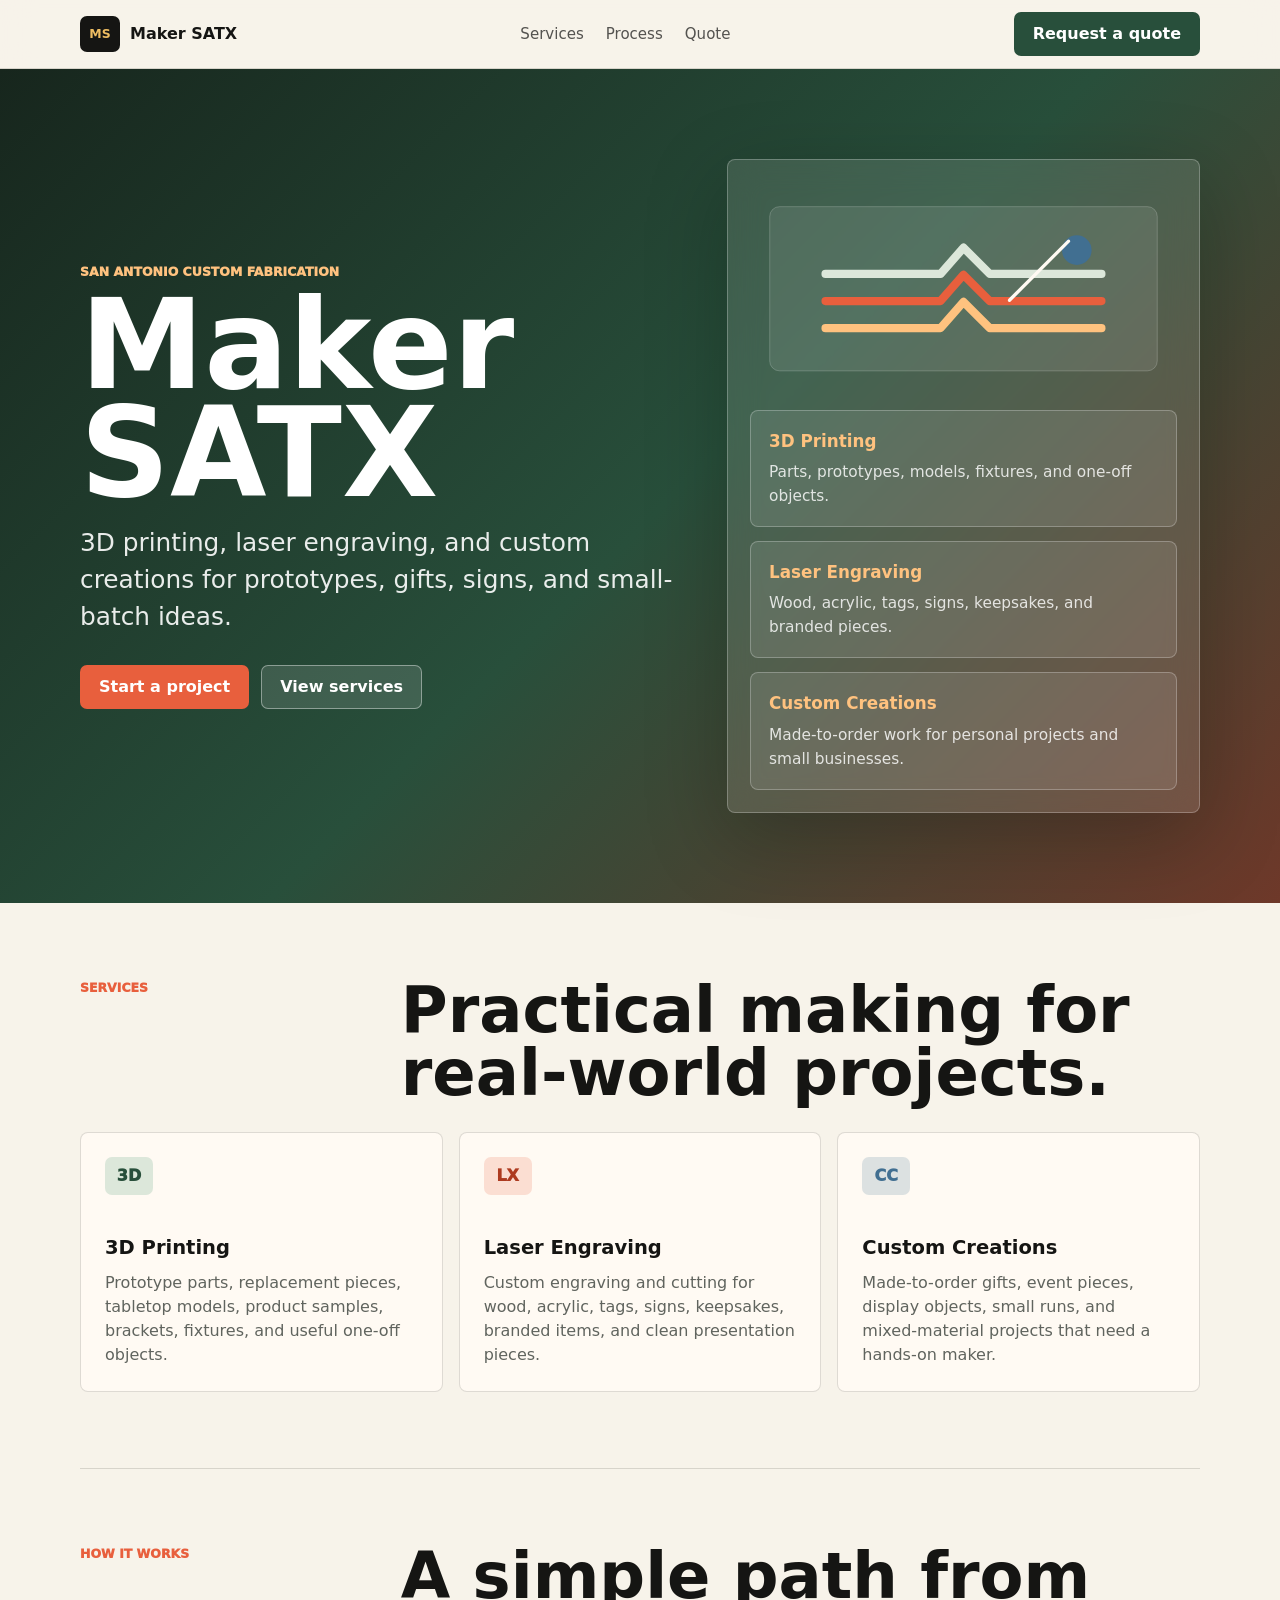
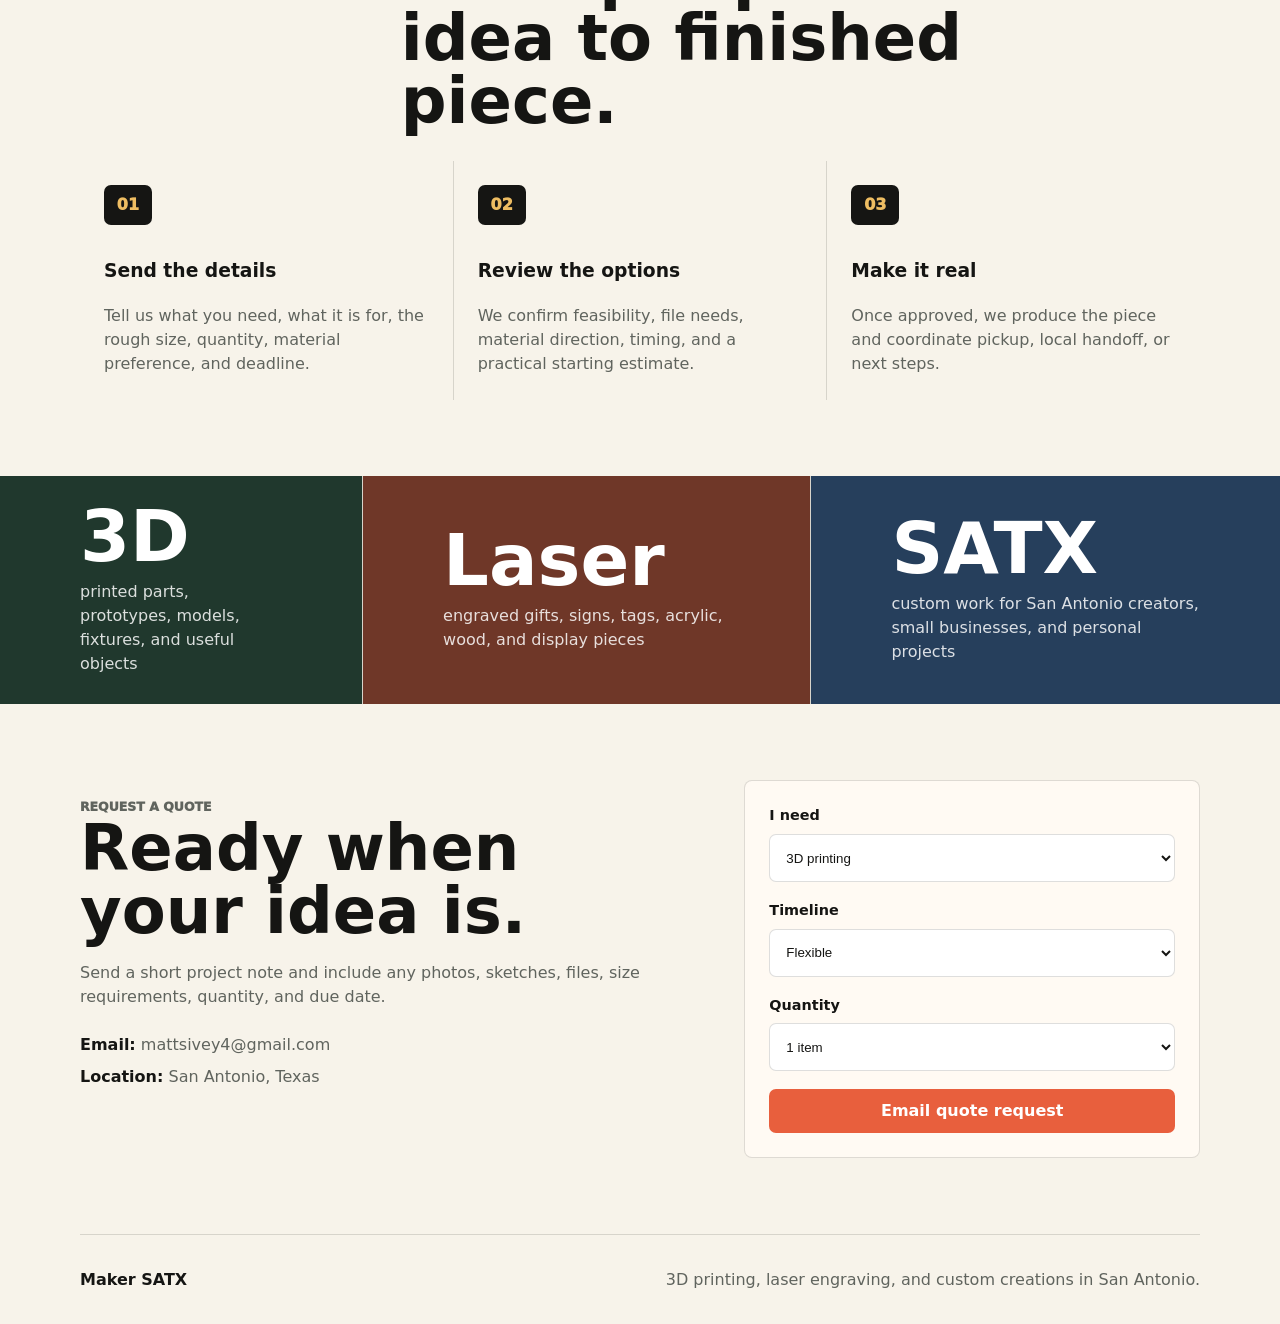
<file: makersatx/index.html>
<!doctype html>
<html lang="en">
<head>
  <meta charset="utf-8">
  <meta name="viewport" content="width=device-width, initial-scale=1">
  <title>Maker SATX | 3D Printing, Laser Engraving, and Custom Creations</title>
  <meta name="description" content="Maker SATX offers 3D printing, laser engraving, and custom creations for gifts, prototypes, signs, and small-batch projects in San Antonio.">
  <meta property="og:title" content="Maker SATX">
  <meta property="og:description" content="3D printing, laser engraving, and custom creations for San Antonio makers, businesses, and one-of-a-kind projects.">
  <meta property="og:type" content="website">
  <meta property="og:url" content="https://mattsivley4-maker.github.io/makersatx/">
  <style>
    :root{--ink:#151513;--muted:#60645e;--paper:#f7f3ea;--surface:#fffaf3;--green:#284f3b;--coral:#e85f3d;--amber:#eebd62;--blue:#416f91;--line:rgba(21,21,19,.14)}
    *{box-sizing:border-box}html{scroll-behavior:smooth}body{margin:0;background:var(--paper);color:var(--ink);font-family:Inter,ui-sans-serif,system-ui,-apple-system,BlinkMacSystemFont,"Segoe UI",sans-serif;line-height:1.5}a{color:inherit}.site-header{position:sticky;top:0;z-index:5;display:flex;align-items:center;justify-content:space-between;gap:18px;min-height:66px;padding:12px max(18px,calc((100vw - 1120px)/2));background:rgba(247,243,234,.93);border-bottom:1px solid var(--line);backdrop-filter:blur(16px)}.brand{display:flex;align-items:center;gap:10px;text-decoration:none;font-weight:900}.brand-mark{display:grid;place-items:center;width:40px;height:36px;border-radius:7px;background:var(--ink);color:var(--amber);font-size:.78rem}.nav-links{display:flex;gap:22px;color:rgba(21,21,19,.72);font-size:.94rem}.nav-links a,.button{text-decoration:none}.button{display:inline-flex;align-items:center;justify-content:center;min-height:44px;border-radius:7px;padding:0 18px;border:1px solid transparent;font-weight:850}.button.primary{background:var(--coral);color:#fff}.button.secondary{border-color:rgba(255,255,255,.4);background:rgba(255,255,255,.12);color:#fff}.button.dark{background:var(--green);color:#fff}.hero{display:grid;grid-template-columns:minmax(0,1.02fr) minmax(320px,.8fr);gap:44px;align-items:center;min-height:calc(100vh - 66px);padding:78px max(18px,calc((100vw - 1120px)/2));background:linear-gradient(135deg,#17261d 0%,#284f3b 52%,#6e3829 100%);color:#fff}.eyebrow{margin:0 0 10px;color:var(--coral);font-size:.78rem;font-weight:950;letter-spacing:0;text-transform:uppercase}.hero .eyebrow{color:#ffc27f}h1,h2,h3,p{margin-top:0}h1{max-width:9ch;margin-bottom:18px;font-size:clamp(4rem,11vw,7.8rem);line-height:.86;letter-spacing:0}.hero-copy{max-width:650px;margin-bottom:30px;color:rgba(255,255,255,.9);font-size:clamp(1.15rem,2.6vw,1.55rem)}.hero-actions{display:flex;flex-wrap:wrap;gap:12px}.shop-visual{display:grid;gap:14px;padding:22px;border:1px solid rgba(255,255,255,.25);border-radius:8px;background:rgba(255,250,243,.12);box-shadow:0 24px 80px rgba(5,12,8,.25);backdrop-filter:blur(16px)}.visual-card{border:1px solid rgba(255,255,255,.25);border-radius:8px;padding:18px;background:rgba(255,255,255,.1)}.visual-card strong{display:block;margin-bottom:6px;color:#ffc27f;font-size:1.05rem}.visual-card span{color:rgba(255,255,255,.82);font-size:.96rem}.line-art{width:100%;height:auto;display:block}.section{width:min(1120px,calc(100% - 36px));margin:0 auto;padding:76px 0}.section-heading{display:grid;grid-template-columns:minmax(180px,.52fr) minmax(0,1.48fr);gap:40px;align-items:start;margin-bottom:28px}.section-heading h2,.quote-section h2{margin-bottom:0;font-size:clamp(2rem,5vw,4rem);line-height:.98;letter-spacing:0}.service-grid{display:grid;grid-template-columns:repeat(3,minmax(0,1fr));gap:16px}.service-card,.quote-tool{border:1px solid var(--line);border-radius:8px;background:var(--surface)}.service-card{min-height:232px;padding:24px}.service-icon{display:inline-grid;place-items:center;min-width:48px;height:38px;margin-bottom:38px;border-radius:7px;padding:0 11px;background:#dce7da;color:var(--green);font-weight:950}.service-card:nth-child(2) .service-icon{background:rgba(232,95,61,.18);color:#ad3b20}.service-card:nth-child(3) .service-icon{background:rgba(65,111,145,.18);color:var(--blue)}.service-card h3{margin-bottom:8px;font-size:1.22rem}.service-card p,.process-list p,.quote-section p{margin-bottom:0;color:var(--muted)}.process-section{border-top:1px solid var(--line)}.process-list{display:grid;grid-template-columns:repeat(3,minmax(0,1fr));gap:1px;background:var(--line)}.process-list article{min-height:210px;padding:24px;background:var(--paper)}.process-list span{display:grid;place-items:center;width:48px;height:40px;margin-bottom:32px;border-radius:7px;background:var(--ink);color:var(--amber);font-weight:950}.proof-section{display:grid;grid-template-columns:.85fr 1.05fr 1.1fr;gap:1px;width:100%;padding:0;background:var(--line)}.proof-item{display:grid;align-content:center;gap:12px;min-height:170px;padding:28px max(24px,calc((100vw - 1120px)/2));background:#20382d;color:#fff}.proof-item:nth-child(2){background:#6f3728}.proof-item:nth-child(3){background:#263f5c}.proof-item strong{font-size:clamp(2.5rem,6vw,4.5rem);line-height:.9}.proof-item span{max-width:350px;color:rgba(255,255,255,.84)}.quote-section{display:grid;grid-template-columns:minmax(0,.95fr) minmax(320px,.7fr);gap:46px;align-items:start}.quote-section p{max-width:650px;margin-top:18px}.quote-tool{display:grid;gap:18px;padding:24px}.quote-tool label{display:grid;gap:7px;color:var(--ink);font-size:.9rem;font-weight:850}.quote-tool select{width:100%;min-height:48px;padding:0 12px;border:1px solid var(--line);border-radius:7px;background:white;color:var(--ink)}.contact-line{display:grid;gap:8px;margin-top:24px;color:var(--muted)}.contact-line strong{color:var(--ink)}.site-footer{display:flex;align-items:center;justify-content:space-between;gap:20px;min-height:90px;width:min(1120px,calc(100% - 36px));margin:0 auto;border-top:1px solid var(--line);color:var(--muted)}.site-footer span:first-child{color:var(--ink);font-weight:900}@media (max-width:880px){.nav-links{display:none}.hero,.section-heading,.service-grid,.process-list,.proof-section,.quote-section{grid-template-columns:1fr}.hero{min-height:auto;padding-top:66px}.section,.quote-section{padding:60px 0}.site-footer{align-items:flex-start;flex-direction:column;padding:20px 0}}@media (max-width:520px){.brand span:last-child{display:none}.hero-actions,.button{width:100%}h1{font-size:clamp(3.45rem,19vw,4.7rem)}.service-card,.process-list article,.quote-tool,.shop-visual{padding:18px}}
  </style>
  <script type="application/ld+json">{"@context":"https://schema.org","@type":"LocalBusiness","name":"Maker SATX","url":"https://mattsivley4-maker.github.io/makersatx/","description":"3D printing, laser engraving, and custom creations in San Antonio.","areaServed":{"@type":"City","name":"San Antonio"},"address":{"@type":"PostalAddress","addressLocality":"San Antonio","addressRegion":"TX","addressCountry":"US"},"email":"mattsivey4@gmail.com","sameAs":[]}</script>
</head>
<body>
  <header class="site-header" aria-label="Main navigation">
    <a class="brand" href="#top" aria-label="Maker SATX home"><span class="brand-mark" aria-hidden="true">MS</span><span>Maker SATX</span></a>
    <nav class="nav-links" aria-label="Site sections"><a href="#services">Services</a><a href="#process">Process</a><a href="#quote">Quote</a></nav>
    <a class="button dark" href="mailto:mattsivey4@gmail.com?subject=Maker%20SATX%20Quote%20Request">Request a quote</a>
  </header>
  <main id="top">
    <section class="hero" aria-labelledby="hero-title">
      <div>
        <p class="eyebrow">San Antonio custom fabrication</p>
        <h1 id="hero-title">Maker SATX</h1>
        <p class="hero-copy">3D printing, laser engraving, and custom creations for prototypes, gifts, signs, and small-batch ideas.</p>
        <div class="hero-actions"><a class="button primary" href="#quote">Start a project</a><a class="button secondary" href="#services">View services</a></div>
      </div>
      <aside class="shop-visual" aria-label="Maker SATX service summary">
        <svg class="line-art" viewBox="0 0 520 260" role="img" aria-label="Abstract layered fabrication graphic">
          <rect x="24" y="30" width="472" height="200" rx="12" fill="rgba(255,255,255,.09)" stroke="rgba(255,255,255,.24)"/>
          <path d="M92 178h140l28-32 32 32h136" fill="none" stroke="#ffc27f" stroke-width="10" stroke-linecap="round" stroke-linejoin="round"/>
          <path d="M92 145h140l28-32 32 32h136" fill="none" stroke="#e85f3d" stroke-width="10" stroke-linecap="round" stroke-linejoin="round"/>
          <path d="M92 112h140l28-32 32 32h136" fill="none" stroke="#dce7da" stroke-width="10" stroke-linecap="round" stroke-linejoin="round"/>
          <circle cx="398" cy="83" r="18" fill="#416f91"/>
          <path d="M388 72l-72 72" stroke="#fffaf3" stroke-width="4" stroke-linecap="round"/>
        </svg>
        <div class="visual-card"><strong>3D Printing</strong><span>Parts, prototypes, models, fixtures, and one-off objects.</span></div>
        <div class="visual-card"><strong>Laser Engraving</strong><span>Wood, acrylic, tags, signs, keepsakes, and branded pieces.</span></div>
        <div class="visual-card"><strong>Custom Creations</strong><span>Made-to-order work for personal projects and small businesses.</span></div>
      </aside>
    </section>
    <section id="services" class="section" aria-labelledby="services-title">
      <div class="section-heading"><p class="eyebrow">Services</p><h2 id="services-title">Practical making for real-world projects.</h2></div>
      <div class="service-grid">
        <article class="service-card"><span class="service-icon" aria-hidden="true">3D</span><h3>3D Printing</h3><p>Prototype parts, replacement pieces, tabletop models, product samples, brackets, fixtures, and useful one-off objects.</p></article>
        <article class="service-card"><span class="service-icon" aria-hidden="true">LX</span><h3>Laser Engraving</h3><p>Custom engraving and cutting for wood, acrylic, tags, signs, keepsakes, branded items, and clean presentation pieces.</p></article>
        <article class="service-card"><span class="service-icon" aria-hidden="true">CC</span><h3>Custom Creations</h3><p>Made-to-order gifts, event pieces, display objects, small runs, and mixed-material projects that need a hands-on maker.</p></article>
      </div>
    </section>
    <section id="process" class="section process-section" aria-labelledby="process-title">
      <div class="section-heading"><p class="eyebrow">How it works</p><h2 id="process-title">A simple path from idea to finished piece.</h2></div>
      <div class="process-list">
        <article><span>01</span><h3>Send the details</h3><p>Tell us what you need, what it is for, the rough size, quantity, material preference, and deadline.</p></article>
        <article><span>02</span><h3>Review the options</h3><p>We confirm feasibility, file needs, material direction, timing, and a practical starting estimate.</p></article>
        <article><span>03</span><h3>Make it real</h3><p>Once approved, we produce the piece and coordinate pickup, local handoff, or next steps.</p></article>
      </div>
    </section>
    <section class="section proof-section" aria-label="Maker SATX project types">
      <div class="proof-item"><strong>3D</strong><span>printed parts, prototypes, models, fixtures, and useful objects</span></div>
      <div class="proof-item"><strong>Laser</strong><span>engraved gifts, signs, tags, acrylic, wood, and display pieces</span></div>
      <div class="proof-item"><strong>SATX</strong><span>custom work for San Antonio creators, small businesses, and personal projects</span></div>
    </section>
    <section id="quote" class="section quote-section" aria-labelledby="quote-title">
      <div><p class="eyebrow">Request a quote</p><h2 id="quote-title">Ready when your idea is.</h2><p>Send a short project note and include any photos, sketches, files, size requirements, quantity, and due date.</p><div class="contact-line"><span><strong>Email:</strong> mattsivey4@gmail.com</span><span><strong>Location:</strong> San Antonio, Texas</span></div></div>
      <form class="quote-tool" id="quote-form">
        <label>I need<select id="project-service" name="project-service"><option value="3D printing">3D printing</option><option value="Laser engraving">Laser engraving</option><option value="Custom creation">Custom creation</option><option value="Not sure yet">Help choosing the right option</option></select></label>
        <label>Timeline<select id="timeline" name="timeline"><option value="Flexible">Flexible</option><option value="1-2 weeks">1-2 weeks</option><option value="Rush request">Rush request</option></select></label>
        <label>Quantity<select id="quantity" name="quantity"><option value="1 item">1 item</option><option value="2-10 items">2-10 items</option><option value="Small batch">Small batch</option></select></label>
        <a class="button primary" id="quote-link" href="mailto:mattsivey4@gmail.com?subject=Maker%20SATX%20Quote%20Request">Email quote request</a>
      </form>
    </section>
  </main>
  <footer class="site-footer"><span>Maker SATX</span><span>3D printing, laser engraving, and custom creations in San Antonio.</span></footer>
  <script>
    const quoteForm=document.querySelector('#quote-form');const quoteLink=document.querySelector('#quote-link');function updateQuoteLink(){const data=new FormData(quoteForm);const body=[`Service: ${data.get('project-service')}`,`Timeline: ${data.get('timeline')}`,`Quantity: ${data.get('quantity')}`,'','Project details:','','Attachments or links:'].join('\n');quoteLink.href=`mailto:mattsivey4@gmail.com?subject=${encodeURIComponent('Maker SATX Quote Request')}&body=${encodeURIComponent(body)}`}quoteForm.addEventListener('change',updateQuoteLink);updateQuoteLink();
  </script>
</body>
</html>
</file>
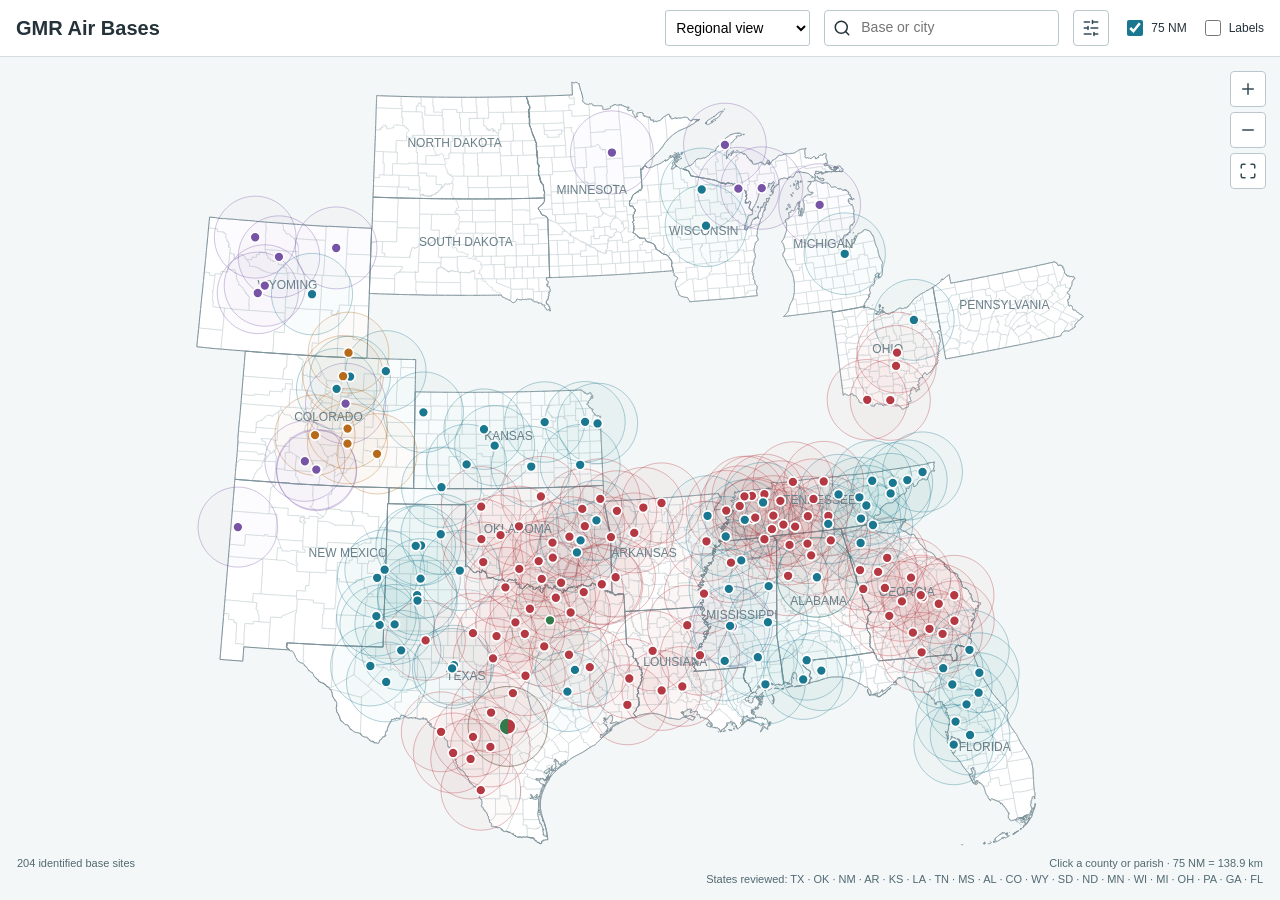
<file: texas-gmr-air-medical-map-only.html>
<!doctype html>
<html lang="en">
<head>
  <meta charset="utf-8">
  <meta name="viewport" content="width=device-width, initial-scale=1">
  <meta name="description" content="Interactive GMR air base map, expanding state by state. Texas, Oklahoma, New Mexico, Arkansas, Kansas, Louisiana, Tennessee, Mississippi, Alabama, Colorado, Wyoming, South Dakota, North Dakota, Minnesota, Wisconsin, Michigan, Ohio, Pennsylvania, Georgia and Florida with 75 nautical mile geographic radii.">
  <title>GMR Air Bases | Interactive Map</title>
  <link rel="stylesheet" href="assets/gmr-map/map-only.css?v=20261127-fl1">
</head>
<body>
  <header>
    <h1>GMR Air Bases</h1>
    <div class="toolbar">
      <select id="state-view" aria-label="Map view"><option value="all">Regional view</option><option value="TX">Texas</option><option value="OK">Oklahoma</option><option value="NM">New Mexico</option><option value="AR">Arkansas</option><option value="KS">Kansas</option><option value="LA">Louisiana</option><option value="TN">Tennessee</option><option value="MS">Mississippi</option><option value="AL">Alabama</option><option value="CO">Colorado</option><option value="WY">Wyoming</option><option value="SD">South Dakota</option><option value="ND">North Dakota</option><option value="MN">Minnesota</option><option value="WI">Wisconsin</option><option value="MI">Michigan</option><option value="OH">Ohio</option><option value="PA">Pennsylvania</option><option value="GA">Georgia</option><option value="FL">Florida</option></select>
      <label class="search"><i data-lucide="search"></i><input id="search" type="search" placeholder="Base or city" aria-label="Search bases"></label>
      <button id="filter-toggle" class="icon-button" aria-label="Base filters" title="Base filters" aria-expanded="false" aria-controls="filters"><i data-lucide="sliders-horizontal"></i></button>
      <label class="check"><input id="rings" type="checkbox" checked>75 NM</label>
      <label class="check"><input id="labels" type="checkbox">Labels</label>
    </div>
  </header>
  <main class="map-shell">
    <svg id="map" role="group" aria-label="Interactive Texas, Oklahoma, New Mexico, Arkansas, Kansas, Louisiana, Tennessee, Mississippi, Alabama, Colorado, Wyoming, South Dakota, North Dakota, Minnesota, Wisconsin, Michigan, Ohio, Pennsylvania, Georgia and Florida GMR air base map"></svg>
    <aside id="filters" class="filters" aria-label="Base filters" hidden>
      <div class="panel-heading"><h2>Base Filters</h2><button id="close-filters" class="icon-button" title="Close filters" aria-label="Close filters"><i data-lucide="x"></i></button></div>
      <fieldset id="operators"><legend>Operator</legend></fieldset>
      <label class="mode-label" for="aircraft">Aircraft</label>
      <select id="aircraft"><option value="all">All aircraft</option><option value="rotor">Rotor-wing</option><option value="fixed">Fixed-wing</option><option value="unknown">Type not established</option></select>
      <div id="results" class="results" aria-label="Base results"></div>
    </aside>
    <div class="zoom-tools">
      <button id="zoom-in" class="icon-button" aria-label="Zoom in" title="Zoom in"><i data-lucide="plus"></i></button>
      <button id="zoom-out" class="icon-button" aria-label="Zoom out" title="Zoom out"><i data-lucide="minus"></i></button>
      <button id="reset" class="icon-button" aria-label="Reset map extent" title="Reset map extent"><i data-lucide="maximize"></i></button>
    </div>
    <div id="tooltip" role="dialog" aria-label="Base quick details" hidden></div>
    <section id="selection" class="selection" aria-live="polite" hidden><button id="close-selection" class="icon-button" title="Clear selection" aria-label="Clear selection"><i data-lucide="x"></i></button><div id="selection-content"></div></section>
    <div class="map-caption"><span id="visible-count" role="status"></span><span>Click a county or parish · 75 NM = 138.9 km<br>States reviewed: TX · OK · NM · AR · KS · LA · TN · MS · AL · CO · WY · SD · ND · MN · WI · MI · OH · PA · GA · FL<br><span id="state-note" hidden></span></span></div>
  </main>
  <noscript>JavaScript is required for this interactive map.</noscript>
  <script src="assets/gmr-map/d3.min.js"></script>
  <script src="assets/gmr-map/lucide.min.js"></script>
  <script src="assets/gmr-map/map-only-data.js?v=20261127-fl1"></script>
  <script src="assets/gmr-map/facebook-data.js?v=20261025-social1"></script>
  <script src="assets/gmr-map/county-coverage.js?v=20261127-fl1"></script>
  <script src="assets/gmr-map/map-only.js?v=20261127-fl1"></script>
</body>
</html>
</file>
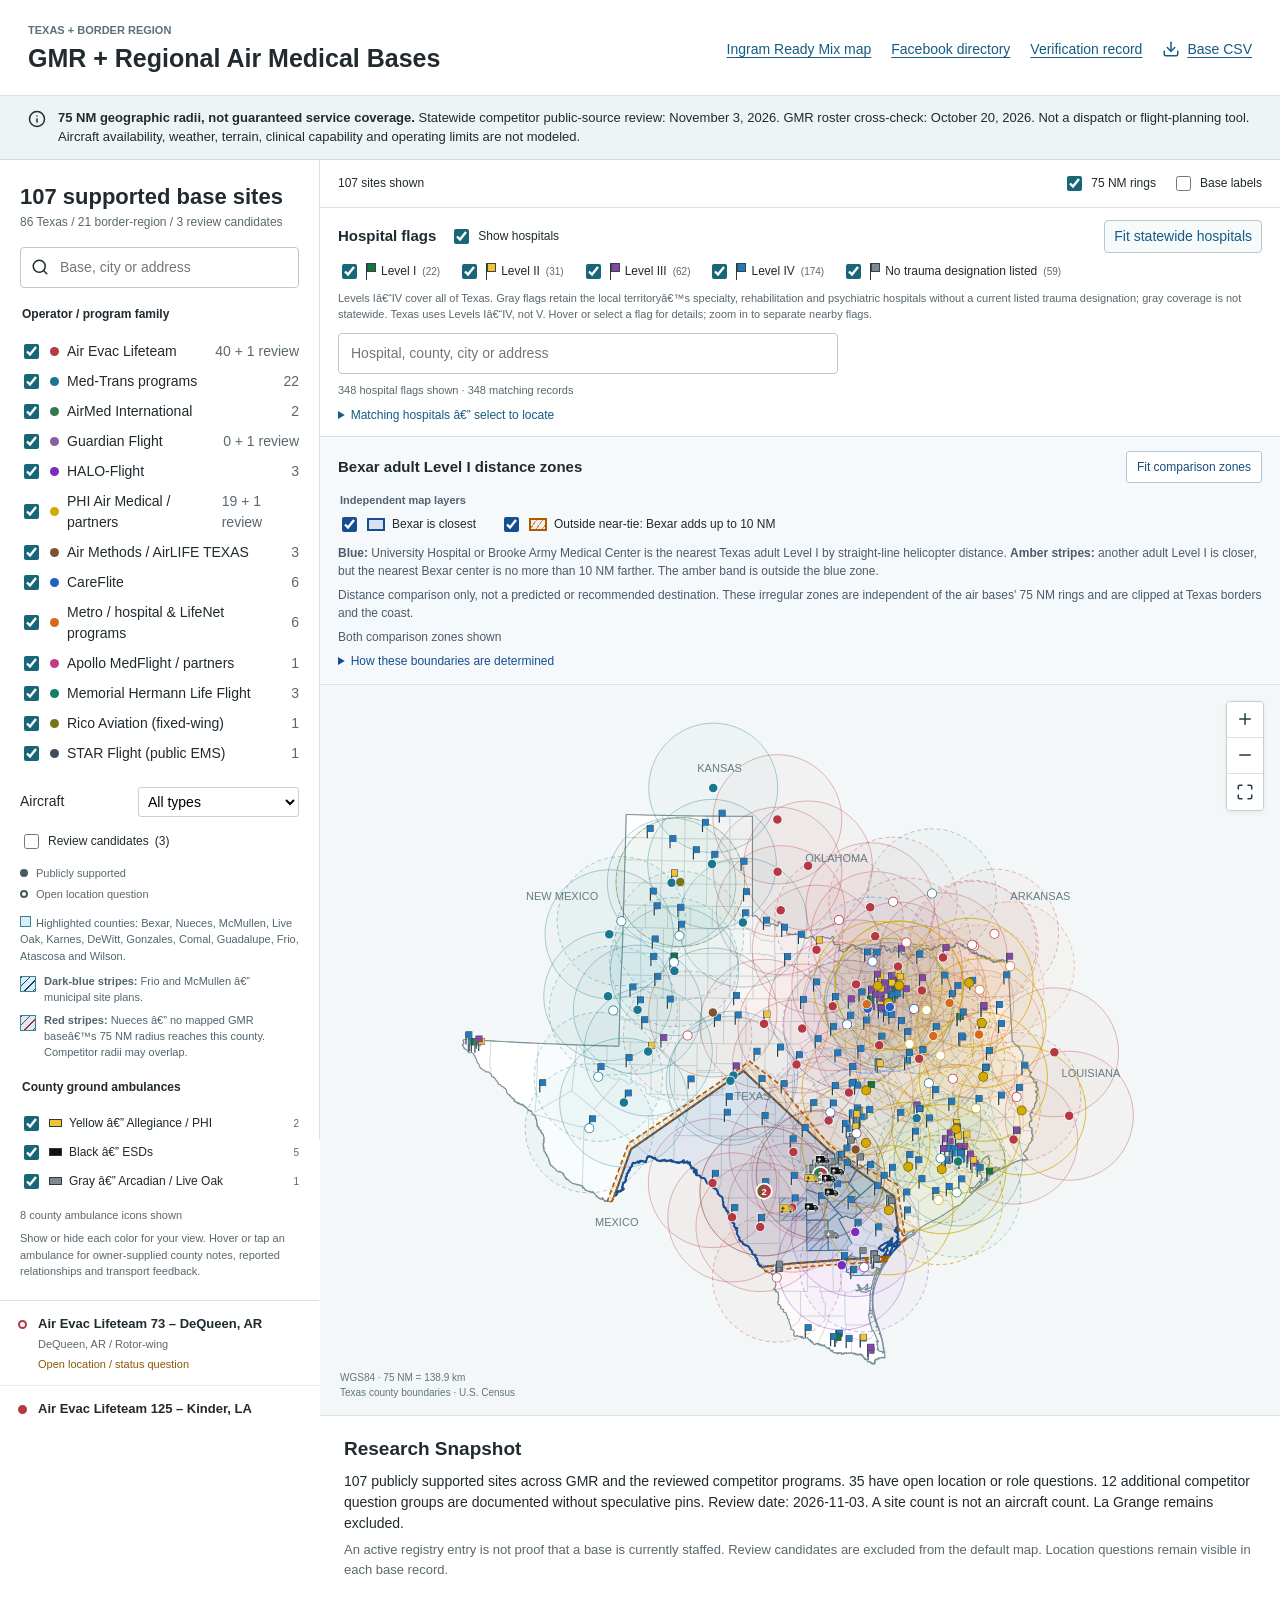
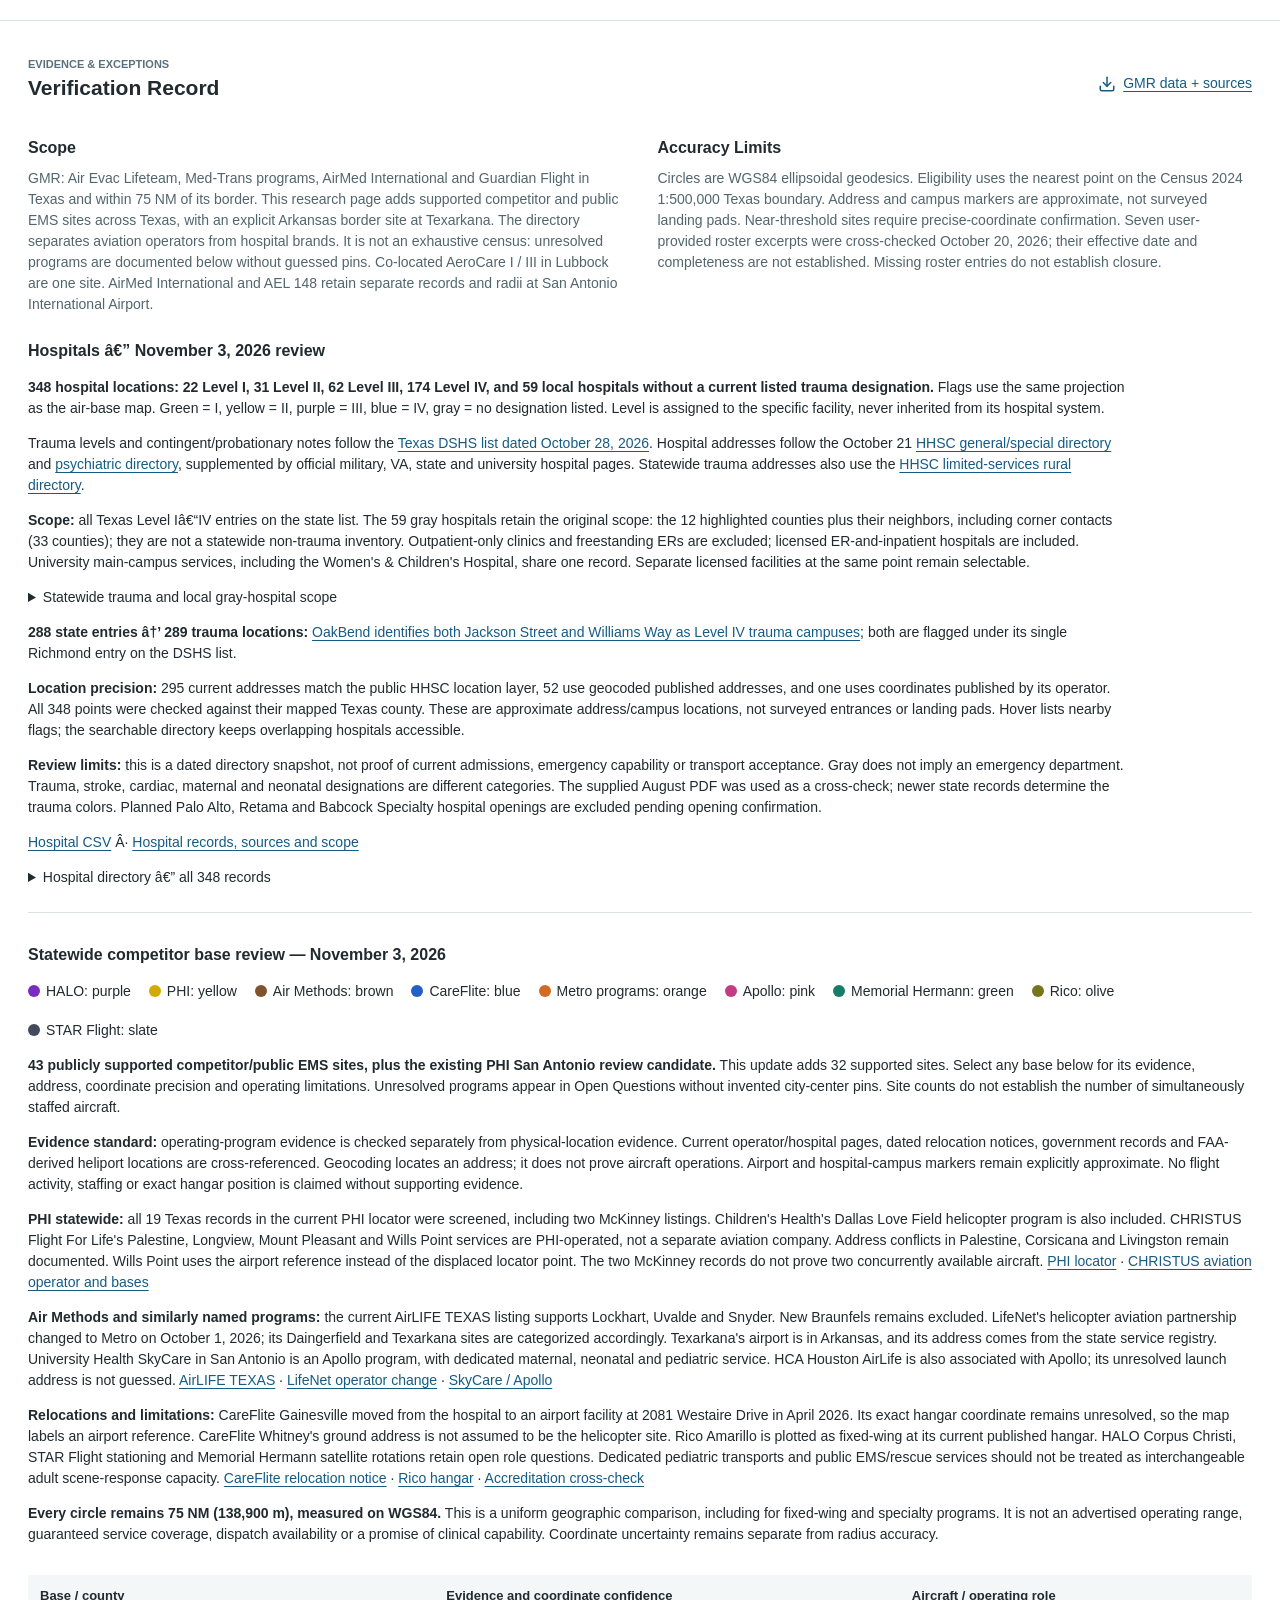
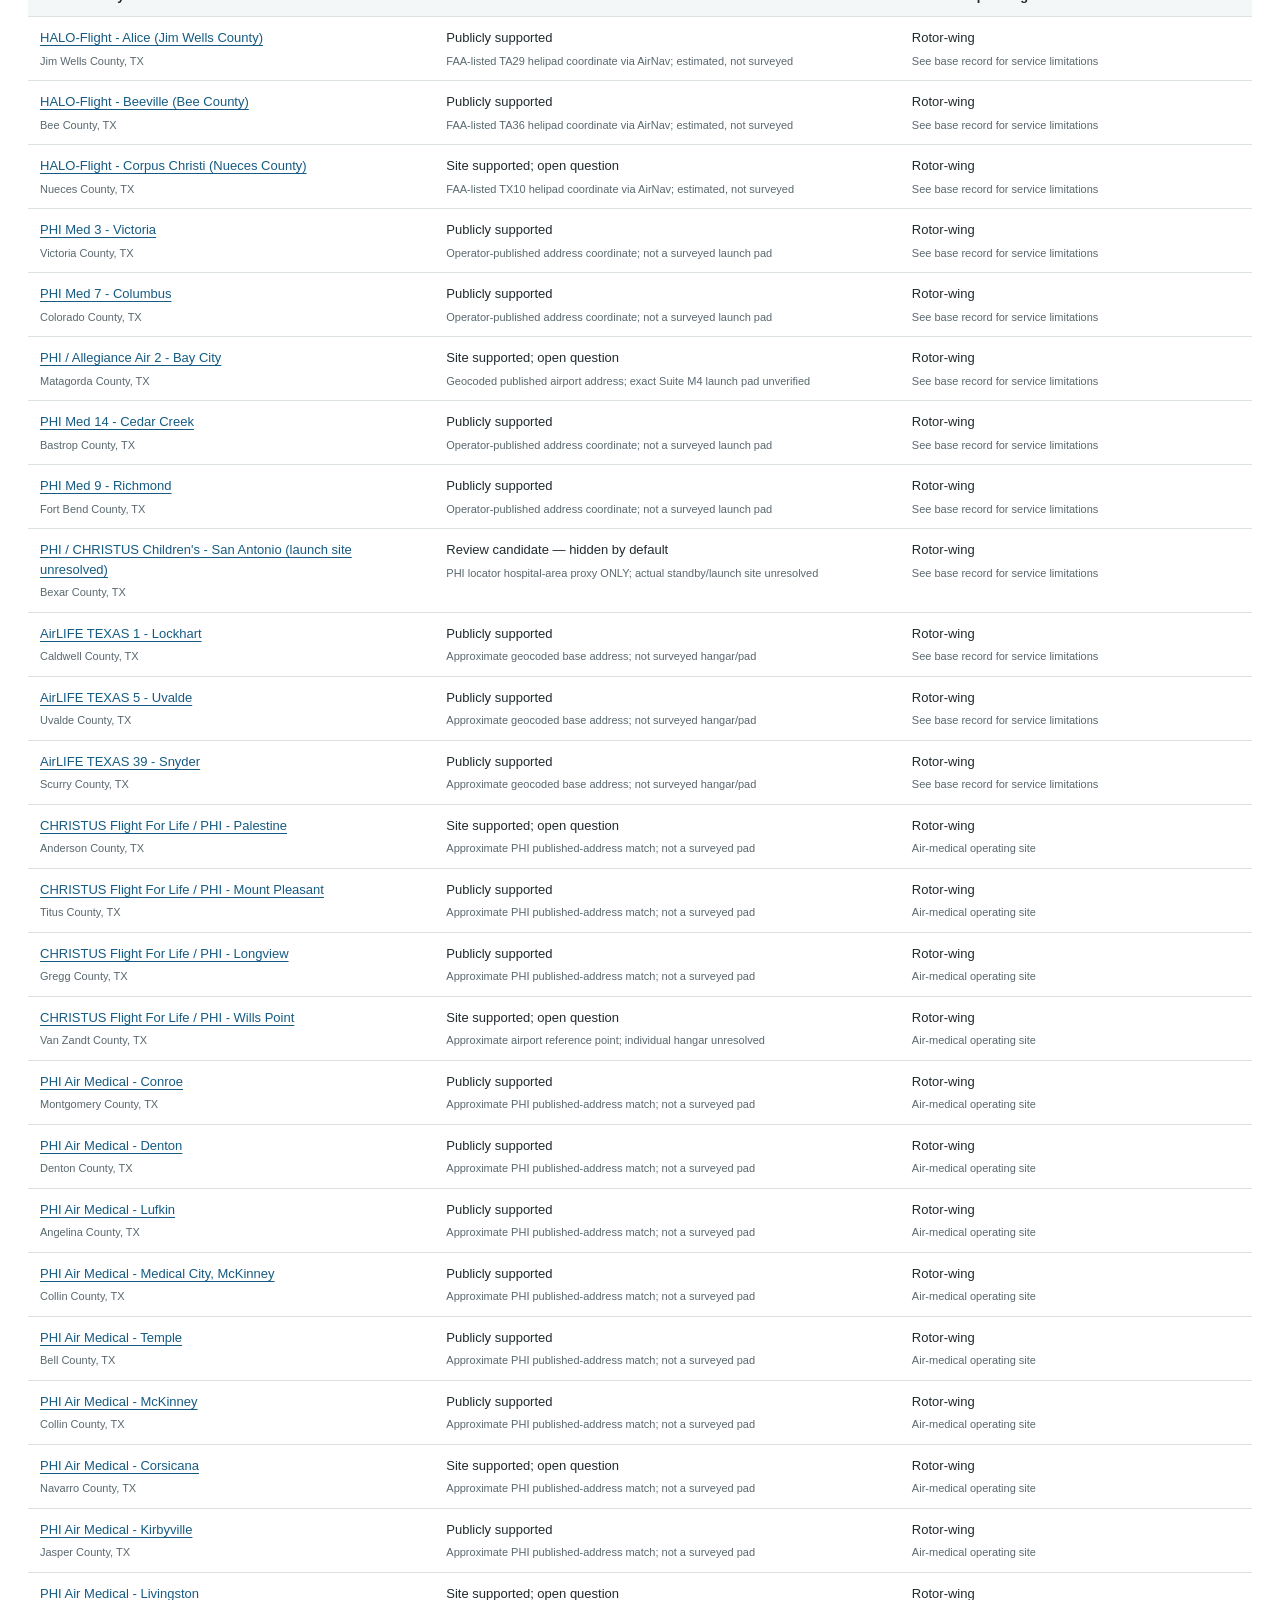
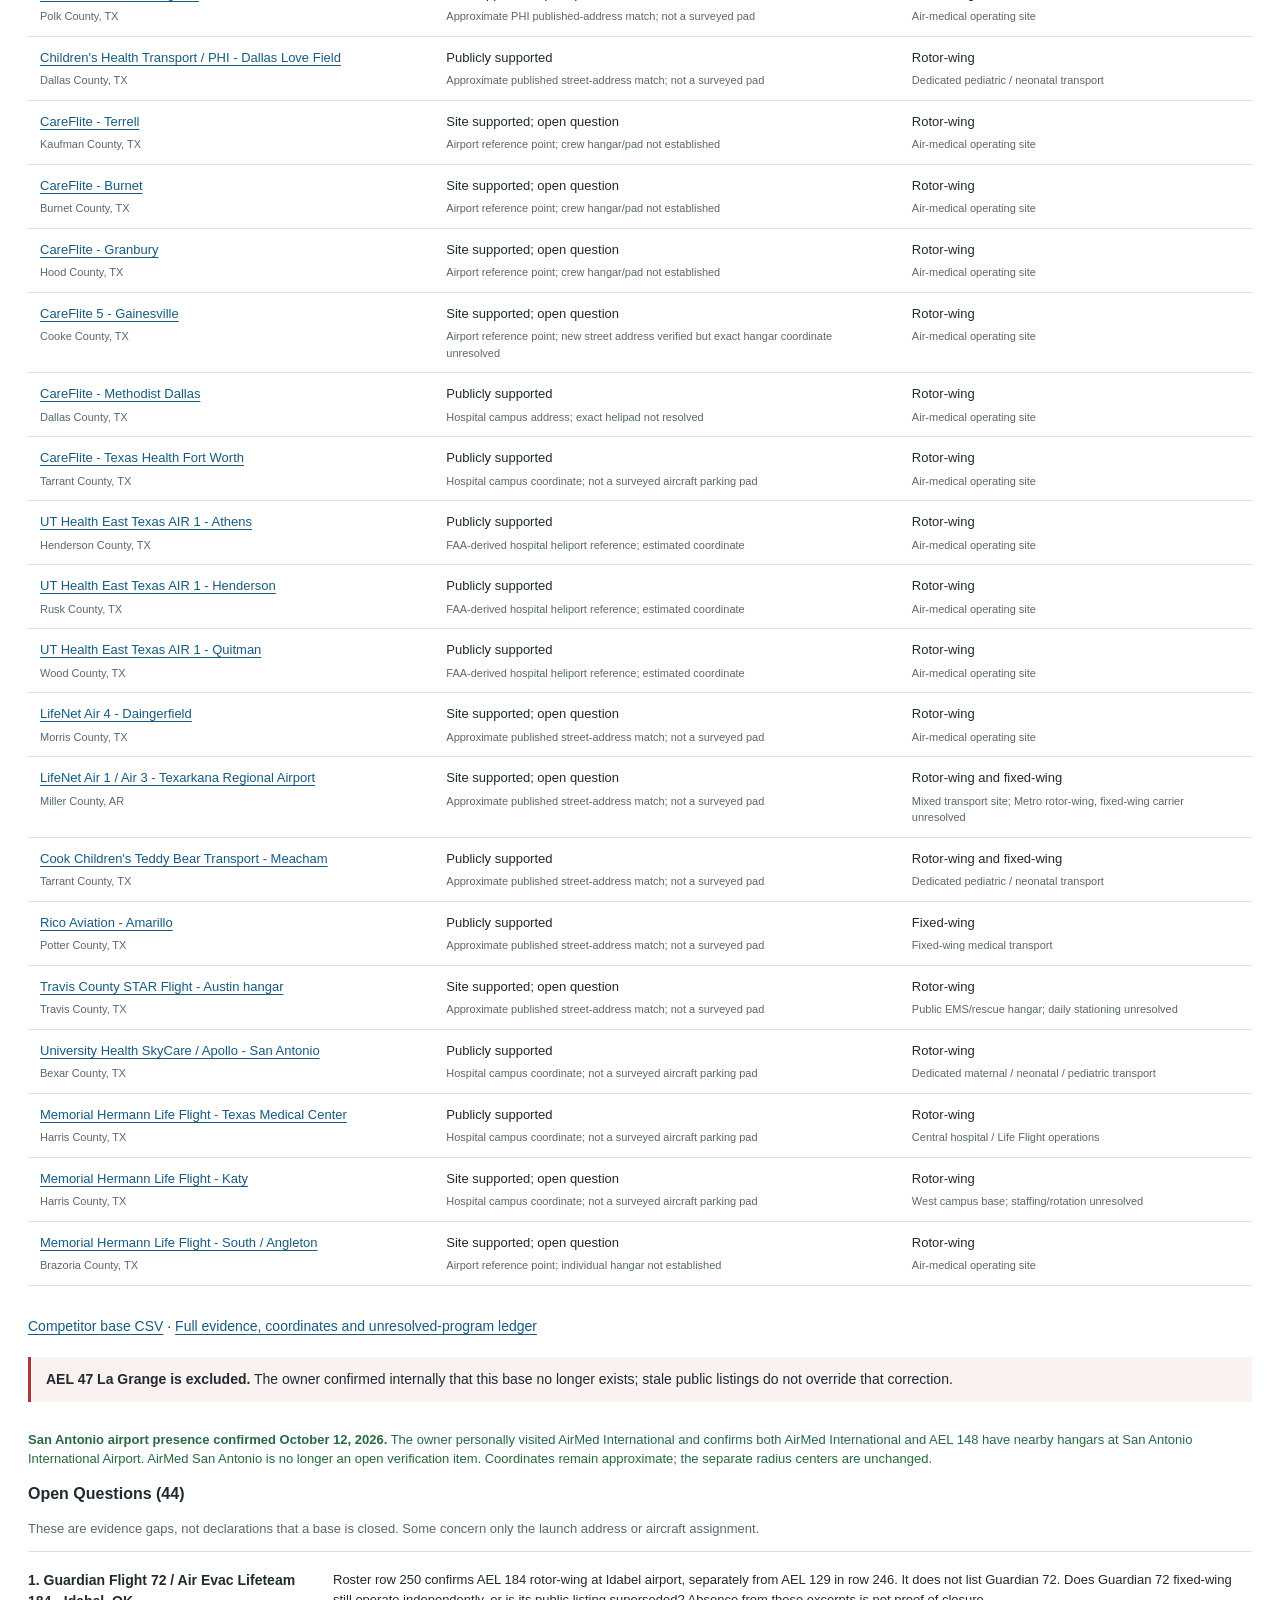
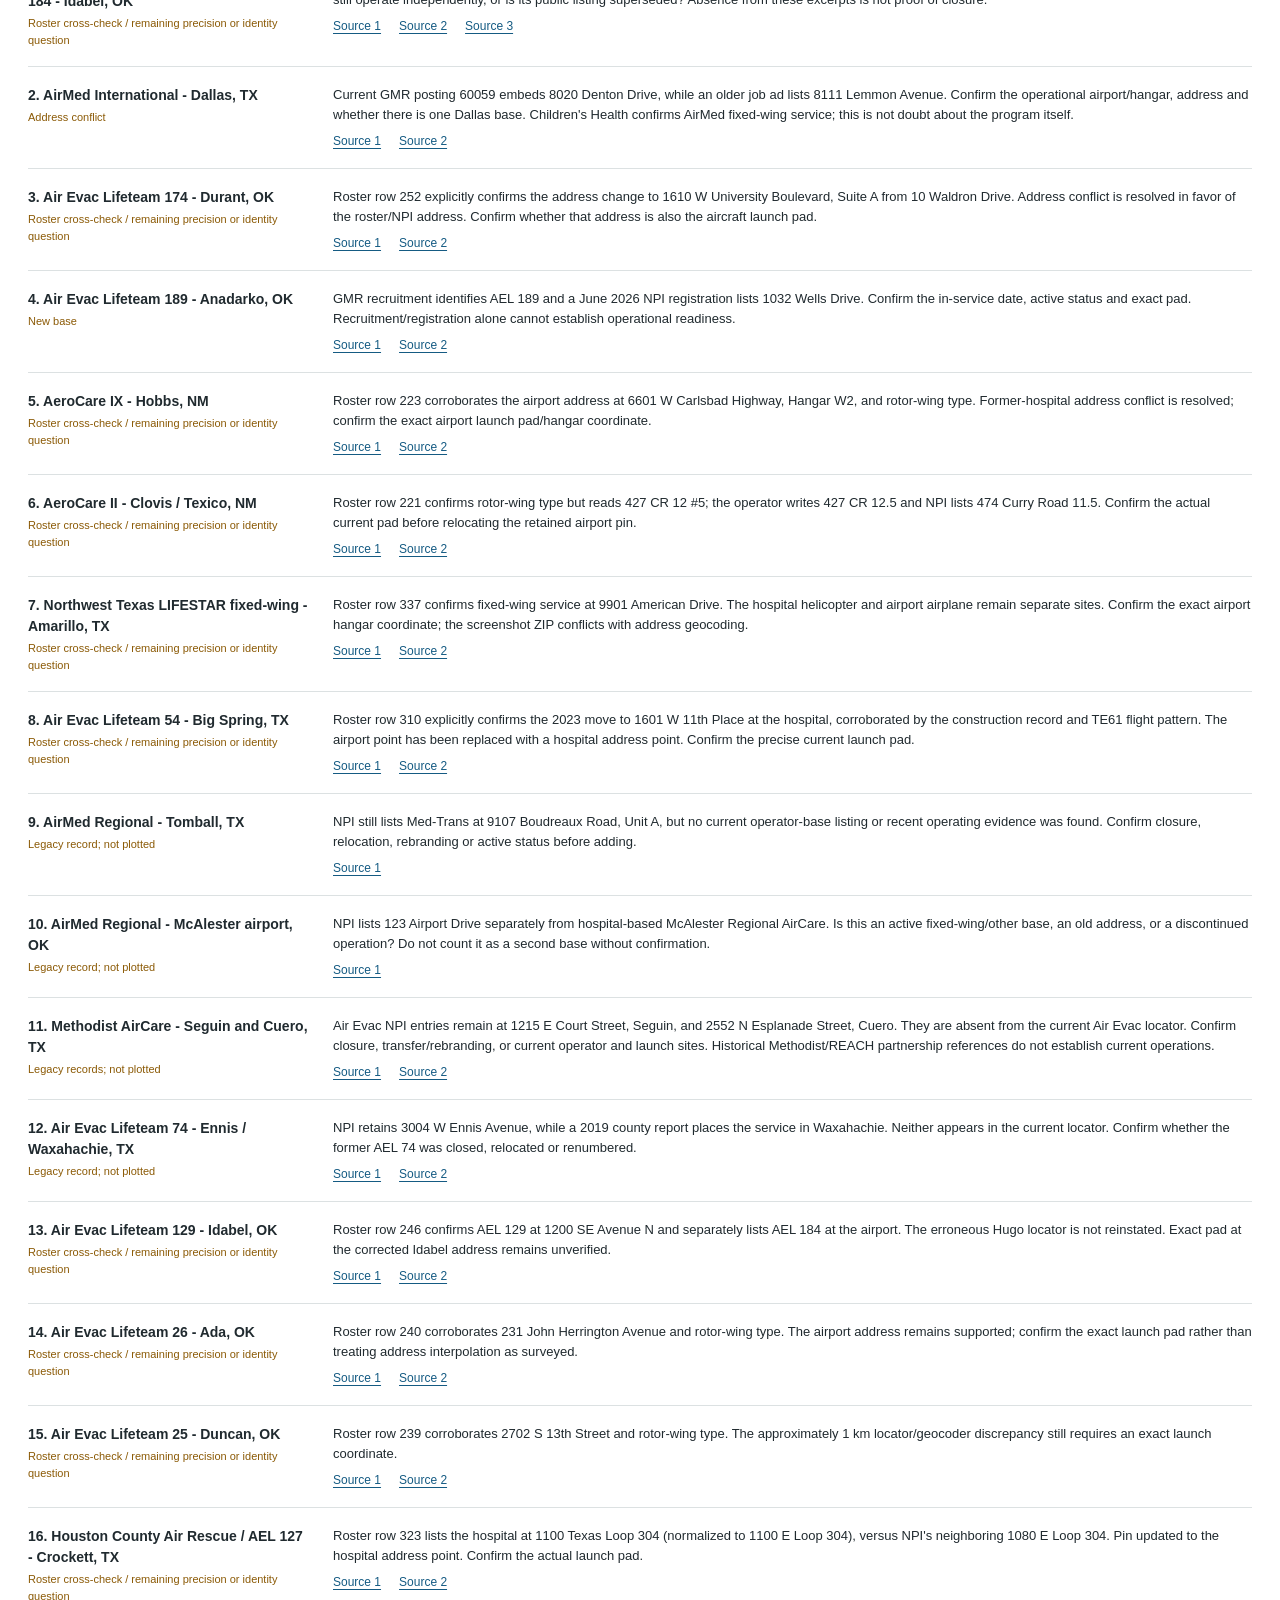
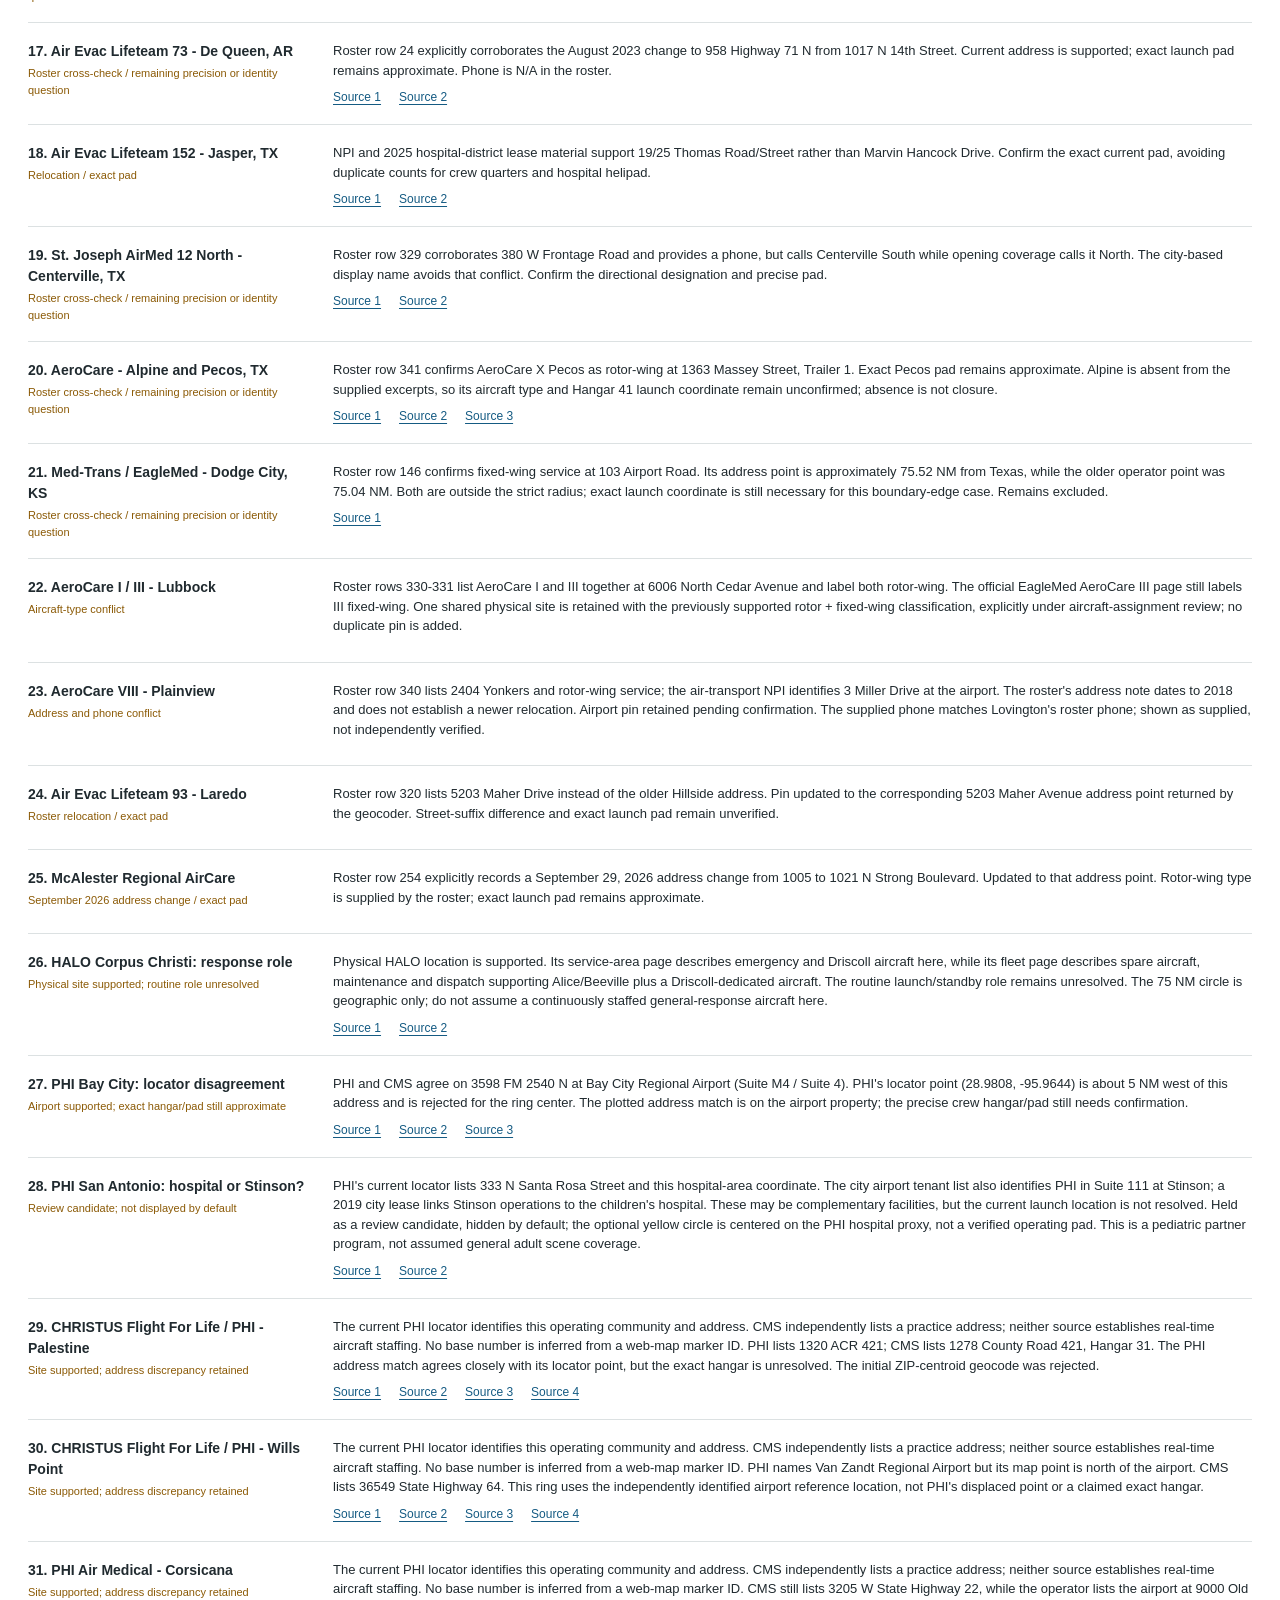
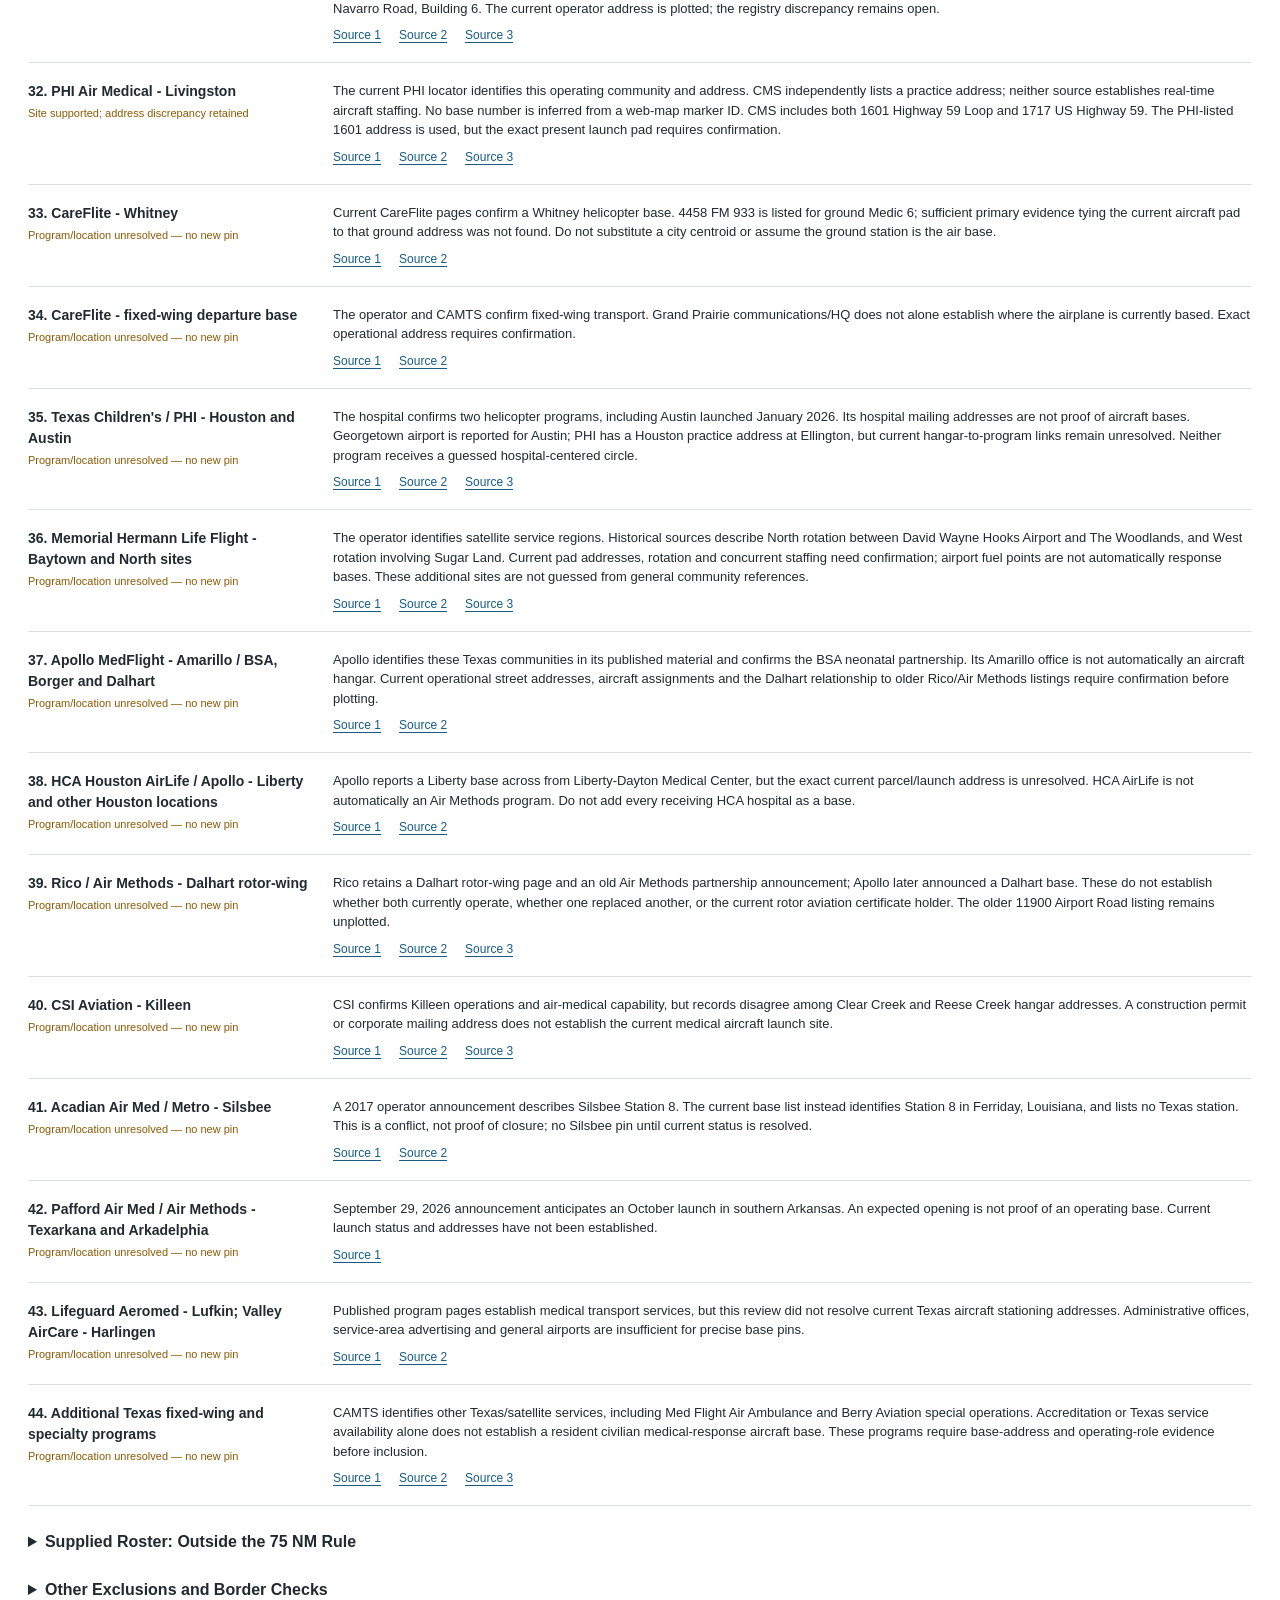
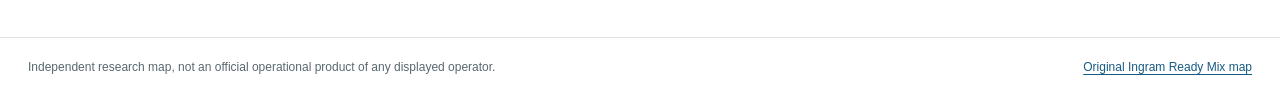
<file: texas-gmr-air-medical-map.html>
<!doctype html>
<html lang="en">
<head>
  <meta charset="utf-8">
  <meta name="viewport" content="width=device-width, initial-scale=1">
  <meta name="description" content="Texas GMR and researched competitor air-medical sites with 75 nautical mile geographic radii, source notes and open location questions.">
  <title>Texas GMR + Regional Air Bases | 75 NM Map</title>
  <link rel="stylesheet" href="assets/gmr-map/map.css?v=20261101-groundfilters1">
  <link rel="stylesheet" href="assets/gmr-map/hospitals.css?v=20261031-1">
  <link rel="stylesheet" href="assets/gmr-map/trauma-catchment.css?v=20261110-1">
</head>
<body>
  <header>
    <div><p class="eyebrow">TEXAS + BORDER REGION</p><h1>GMR + Regional Air Medical Bases</h1></div>
    <nav aria-label="Maps and records"><a href="texas-ingram-air-evac-map.html">Ingram Ready Mix map</a><a href="texas-gmr-facebook-directory.html">Facebook directory</a><a href="#audit">Verification record</a><a href="assets/gmr-map/bases.csv?v=20261103-public" download><i data-lucide="download"></i>Base CSV</a></nav>
  </header>
  <div class="notice"><i data-lucide="info"></i><p><strong>75 NM geographic radii, not guaranteed service coverage.</strong> Statewide competitor public-source review: November 3, 2026. GMR roster cross-check: October 20, 2026. Not a dispatch or flight-planning tool. Aircraft availability, weather, terrain, clinical capability and operating limits are not modeled.</p></div>
  <main>
    <section class="workspace" aria-label="Air medical base map">
      <aside class="sidebar">
        <div class="filters">
          <div class="summary"><strong id="total">Loading</strong><span id="regional-count"></span></div>
          <label class="search"><i data-lucide="search"></i><input id="search" type="search" placeholder="Base, city or address" aria-label="Search bases"></label>
          <fieldset id="operators"><legend>Operator / program family</legend></fieldset>
          <div class="filter-row"><label for="aircraft">Aircraft</label><select id="aircraft"><option value="all">All types</option><option value="rotor">Rotor-wing</option><option value="fixed">Fixed-wing</option><option value="unknown">Type not established</option></select></div>
          <label class="check"><input id="candidates" type="checkbox">Review candidates <span id="candidate-count"></span></label>
          <div class="key"><span><b class="solid-symbol"></b>Publicly supported</span><span><b class="hollow-symbol"></b>Open location question</span></div>
          <p class="county-key"><b></b>Highlighted counties: Bexar, Nueces, McMullen, Live Oak, Karnes, DeWitt, Gonzales, Comal, Guadalupe, Frio, Atascosa and Wilson.</p>
          <div class="territory-key"><b aria-hidden="true"></b><span><strong>Dark-blue stripes:</strong> Frio and McMullen â€” municipal site plans.</span><b class="gap-key" aria-hidden="true"></b><span><strong>Red stripes:</strong> Nueces â€” no mapped GMR baseâ€™s 75 NM radius reaches this county. Competitor radii may overlap.</span></div>
          <fieldset id="ground-providers"><legend>County ground ambulances</legend>
            <label class="ground-toggle"><input type="checkbox" value="allegiance" checked><b aria-hidden="true"></b><span>Yellow â€” Allegiance / PHI</span><small>2</small></label>
            <label class="ground-toggle esd-toggle"><input type="checkbox" value="esd" checked><b aria-hidden="true"></b><span>Black â€” ESDs</span><small>5</small></label>
            <label class="ground-toggle arcadian-toggle"><input type="checkbox" value="arcadian" checked><b aria-hidden="true"></b><span>Gray â€” Arcadian / Live Oak</span><small>1</small></label>
          </fieldset>
          <p id="ground-count" role="status"></p>
          <p class="ground-filter-note">Show or hide each color for your view. Hover or tap an ambulance for owner-supplied county notes, reported relationships and transport feedback.</p>
        </div>
        <div id="list" class="base-list" aria-label="Base results"></div>
      </aside>
      <div class="map-column">
        <div class="map-toolbar">
          <span id="visible-count" role="status"></span>
          <div class="map-options"><label class="check"><input id="rings" type="checkbox" checked>75 NM rings</label><label class="check"><input id="labels" type="checkbox">Base labels</label></div>
        </div>
        <section class="hospital-controls" aria-label="Hospital map controls">
          <div class="hospital-heading"><h2>Hospital flags</h2><label class="check"><input id="hospitals-visible" type="checkbox" checked>Show hospitals</label><button id="hospital-fit">Fit statewide hospitals</button></div>
          <fieldset id="hospital-levels"><legend>Trauma designation</legend></fieldset>
          <p>Levels Iâ€“IV cover all of Texas. Gray flags retain the local territoryâ€™s specialty, rehabilitation and psychiatric hospitals without a current listed trauma designation; gray coverage is not statewide. Texas uses Levels Iâ€“IV, not V. Hover or select a flag for details; zoom in to separate nearby flags.</p>
          <label class="search"><input id="hospital-search" type="search" placeholder="Hospital, county, city or address" aria-label="Search hospitals"></label>
          <p id="hospital-count" role="status"></p>
          <details><summary>Matching hospitals â€” select to locate</summary><div id="hospital-results" class="hospital-results"></div></details>
        </section>
        <section class="catchment-controls" aria-label="Bexar adult Level I distance comparison">
          <div class="catchment-heading"><h2>Bexar adult Level I distance zones</h2><button id="catchment-fit" type="button">Fit comparison zones</button></div>
          <fieldset><legend>Independent map layers</legend>
            <label><input id="bexar-nearest-visible" type="checkbox" checked><b aria-hidden="true"></b>Bexar is closest</label>
            <label><input id="bexar-near-tie-visible" type="checkbox" checked><b class="tie-swatch" aria-hidden="true"></b>Outside near-tie: Bexar adds up to 10 NM</label>
          </fieldset>
          <p><strong>Blue:</strong> University Hospital or Brooke Army Medical Center is the nearest Texas adult Level I by straight-line helicopter distance. <strong>Amber stripes:</strong> another adult Level I is closer, but the nearest Bexar center is no more than 10 NM farther. The amber band is outside the blue zone.</p>
          <p>Distance comparison only, not a predicted or recommended destination. These irregular zones are independent of the air bases' 75 NM rings and are clipped at Texas borders and the coast.</p>
          <p id="catchment-status" role="status"></p>
          <details><summary>How these boundaries are determined</summary>
            <p>At each location, compare the shortest WGS84 distance to either Bexar center with the shortest distance to any of the 17 other Texas adult-capable Level I campuses. The blue boundary is equal distance; the outer amber boundary is an additional 10 NM to Bexar. The owner selected the 10 NM comparison threshold; it is not a clinical rule.</p>
            <p>No aircraft-to-scene leg, flight time, wind, weather, airspace restrictions, patient-specific capability, bed availability, acceptance or diversion status is included. Hospital coordinates are approximate campus locations. Hiding flags or other layers does not remove hospitals from this calculation. Only Texas adult Level I centers are compared; pediatric-only centers, other trauma levels and out-of-state centers are excluded.</p>
            <p>Designation list dated October 28, 2026; rechecked November 10. <a href="https://www.dshs.texas.gov/dshs-ems-trauma-systems/trauma-system-development/texas-trauma-facilities" target="_blank" rel="noopener">Texas DSHS list</a> · <a href="assets/gmr-map/trauma-catchment.json?v=20261110-1" download>Boundary data, hospital coordinates and validation</a></p>
            <ul id="catchment-centers" aria-label="Hospitals used in the distance comparison"></ul>
          </details>
        </section>
        <div class="map-shell">
          <svg id="map" viewBox="0 0 1000 860" role="group" aria-label="Interactive Texas county map and air medical bases"></svg>
          <div class="zoom-tools"><button id="zoom-in" title="Zoom in" aria-label="Zoom in"><i data-lucide="plus"></i></button><button id="zoom-out" title="Zoom out" aria-label="Zoom out"><i data-lucide="minus"></i></button><button id="reset" title="Reset map extent" aria-label="Reset map extent"><i data-lucide="maximize"></i></button></div>
          <div class="map-caption">WGS84 &middot; 75 NM = 138.9 km<br>Texas county boundaries &middot; U.S. Census</div>
          <div id="hospital-tooltip" class="hospital-tooltip" role="dialog" aria-label="Hospital quick details" hidden></div>
          <div id="tooltip" role="dialog" aria-label="Base quick details" hidden></div>
        </div>
        <section id="hospital-detail" class="detail" aria-live="polite" hidden></section>
        <section id="detail" class="detail" aria-live="polite"><h2>Research Snapshot</h2><p id="overview"></p><p class="muted">An active registry entry is not proof that a base is currently staffed. Review candidates are excluded from the default map. Location questions remain visible in each base record.</p></section>
      </div>
    </section>
    <section id="audit" class="audit">
      <div class="section-head"><div><p class="eyebrow">EVIDENCE &amp; EXCEPTIONS</p><h2>Verification Record</h2></div><a href="assets/gmr-map/base-audit.json?v=20261103-public" download><i data-lucide="download"></i>GMR data + sources</a></div>
      <div class="audit-summary"><div><h3>Scope</h3><p>GMR: Air Evac Lifeteam, Med-Trans programs, AirMed International and Guardian Flight in Texas and within 75 NM of its border. This research page adds supported competitor and public EMS sites across Texas, with an explicit Arkansas border site at Texarkana. The directory separates aviation operators from hospital brands. It is not an exhaustive census: unresolved programs are documented below without guessed pins. Co-located AeroCare I / III in Lubbock are one site. AirMed International and AEL 148 retain separate records and radii at San Antonio International Airport.</p></div><div><h3>Accuracy Limits</h3><p>Circles are WGS84 ellipsoidal geodesics. Eligibility uses the nearest point on the Census 2024 1:500,000 Texas boundary. Address and campus markers are approximate, not surveyed landing pads. Near-threshold sites require precise-coordinate confirmation. Seven user-provided roster excerpts were cross-checked October 20, 2026; their effective date and completeness are not established. Missing roster entries do not establish closure.</p></div></div>
      <section id="hospital-research" aria-labelledby="hospital-heading">
        <h3 id="hospital-heading">Hospitals â€” November 3, 2026 review</h3>
        <p><strong>348 hospital locations: 22 Level I, 31 Level II, 62 Level III, 174 Level IV, and 59 local hospitals without a current listed trauma designation.</strong> Flags use the same projection as the air-base map. Green = I, yellow = II, purple = III, blue = IV, gray = no designation listed. Level is assigned to the specific facility, never inherited from its hospital system.</p>
        <p>Trauma levels and contingent/probationary notes follow the <a href="https://www.dshs.texas.gov/dshs-ems-trauma-systems/trauma-system-development/texas-trauma-facilities" target="_blank" rel="noopener">Texas DSHS list dated October 28, 2026</a>. Hospital addresses follow the October 21 <a href="https://www.hhs.texas.gov/sites/default/files/documents/general-special-hospital-list.xlsx">HHSC general/special directory</a> and <a href="https://www.hhs.texas.gov/sites/default/files/documents/doing-business-with-hhs/provider-portal/facilities-regulation/hospitals/hospital-psych-directory.xlsx">psychiatric directory</a>, supplemented by official military, VA, state and university hospital pages. Statewide trauma addresses also use the <a href="https://www.hhs.texas.gov/sites/default/files/documents/limited-services-rural-hospitals-directory.xlsx">HHSC limited-services rural directory</a>.</p>
        <p><strong>Scope:</strong> all Texas Level Iâ€“IV entries on the state list. The 59 gray hospitals retain the original scope: the 12 highlighted counties plus their neighbors, including corner contacts (33 counties); they are not a statewide non-trauma inventory. Outpatient-only clinics and freestanding ERs are excluded; licensed ER-and-inpatient hospitals are included. University main-campus services, including the Women's &amp; Children's Hospital, share one record. Separate licensed facilities at the same point remain selectable.</p>
        <details><summary>Statewide trauma and local gray-hospital scope</summary><p id="hospital-scope"></p></details>
        <p><strong>288 state entries â†’ 289 trauma locations:</strong> <a href="https://oakbendmedcenter.org/emergency-care/" target="_blank" rel="noopener">OakBend identifies both Jackson Street and Williams Way as Level IV trauma campuses</a>; both are flagged under its single Richmond entry on the DSHS list.</p>
        <p><strong>Location precision:</strong> 295 current addresses match the public HHSC location layer, 52 use geocoded published addresses, and one uses coordinates published by its operator. All 348 points were checked against their mapped Texas county. These are approximate address/campus locations, not surveyed entrances or landing pads. Hover lists nearby flags; the searchable directory keeps overlapping hospitals accessible.</p>
        <p><strong>Review limits:</strong> this is a dated directory snapshot, not proof of current admissions, emergency capability or transport acceptance. Gray does not imply an emergency department. Trauma, stroke, cardiac, maternal and neonatal designations are different categories. The supplied August PDF was used as a cross-check; newer state records determine the trauma colors. Planned Palo Alto, Retama and Babcock Specialty hospital openings are excluded pending opening confirmation.</p>
        <p><a href="assets/gmr-map/hospitals.csv" download>Hospital CSV</a> Â· <a href="assets/gmr-map/hospital-audit.json" download>Hospital records, sources and scope</a></p>
        <details><summary>Hospital directory â€” all 348 records</summary><div class="regional-table-wrap hospital-directory"><table class="regional-table"><thead><tr><th scope="col">Hospital / county</th><th scope="col">Trauma designation</th><th scope="col">Published address</th></tr></thead><tbody id="hospital-records"></tbody></table></div></details>
      </section>
      <section id="regional-research" aria-labelledby="regional-heading">
        <h3 id="regional-heading">Statewide competitor base review — November 3, 2026</h3>
        <p class="regional-legend"><span><b style="background:#7b2cbf"></b>HALO: purple</span><span><b style="background:#d4aa00"></b>PHI: yellow</span><span><b style="background:#81522e"></b>Air Methods: brown</span><span><b style="background:#245fc7"></b>CareFlite: blue</span><span><b style="background:#d46a22"></b>Metro programs: orange</span><span><b style="background:#c43b85"></b>Apollo: pink</span><span><b style="background:#157d68"></b>Memorial Hermann: green</span><span><b style="background:#77751c"></b>Rico: olive</span><span><b style="background:#424b5c"></b>STAR Flight: slate</span></p>
        <p><strong>43 publicly supported competitor/public EMS sites, plus the existing PHI San Antonio review candidate.</strong> This update adds 32 supported sites. Select any base below for its evidence, address, coordinate precision and operating limitations. Unresolved programs appear in Open Questions without invented city-center pins. Site counts do not establish the number of simultaneously staffed aircraft.</p>
        <p><strong>Evidence standard:</strong> operating-program evidence is checked separately from physical-location evidence. Current operator/hospital pages, dated relocation notices, government records and FAA-derived heliport locations are cross-referenced. Geocoding locates an address; it does not prove aircraft operations. Airport and hospital-campus markers remain explicitly approximate. No flight activity, staffing or exact hangar position is claimed without supporting evidence.</p>
        <p><strong>PHI statewide:</strong> all 19 Texas records in the current PHI locator were screened, including two McKinney listings. Children's Health's Dallas Love Field helicopter program is also included. CHRISTUS Flight For Life's Palestine, Longview, Mount Pleasant and Wills Point services are PHI-operated, not a separate aviation company. Address conflicts in Palestine, Corsicana and Livingston remain documented. Wills Point uses the airport reference instead of the displaced locator point. The two McKinney records do not prove two concurrently available aircraft. <a href="https://phicares.com/coverage-map/" target="_blank" rel="noopener">PHI locator</a> · <a href="https://www.christushealth.org/get-care/services-specialties/emergency-care/emergency-transport-services/flight-for-life" target="_blank" rel="noopener">CHRISTUS aviation operator and bases</a></p>
        <p><strong>Air Methods and similarly named programs:</strong> the current AirLIFE TEXAS listing supports Lockhart, Uvalde and Snyder. New Braunfels remains excluded. LifeNet's helicopter aviation partnership changed to Metro on October 1, 2026; its Daingerfield and Texarkana sites are categorized accordingly. Texarkana's airport is in Arkansas, and its address comes from the state service registry. University Health SkyCare in San Antonio is an Apollo program, with dedicated maternal, neonatal and pediatric service. HCA Houston AirLife is also associated with Apollo; its unresolved launch address is not guessed. <a href="https://www.airmethods.com/air-medical/program/airlife-texas/" target="_blank" rel="noopener">AirLIFE TEXAS</a> · <a href="https://www.metroaviation.com/2026/10/01/lifenet-air-begins-new-partnership-with-metro-aviation/" target="_blank" rel="noopener">LifeNet operator change</a> · <a href="https://www.universityhealth.com/news/a-new-bird-is-in-the-south-texas-skies" target="_blank" rel="noopener">SkyCare / Apollo</a></p>
        <p><strong>Relocations and limitations:</strong> CareFlite Gainesville moved from the hospital to an airport facility at 2081 Westaire Drive in April 2026. Its exact hangar coordinate remains unresolved, so the map labels an airport reference. CareFlite Whitney's ground address is not assumed to be the helicopter site. Rico Amarillo is plotted as fixed-wing at its current published hangar. HALO Corpus Christi, STAR Flight stationing and Memorial Hermann satellite rotations retain open role questions. Dedicated pediatric transports and public EMS/rescue services should not be treated as interchangeable adult scene-response capacity. <a href="https://careflite.org/files/eShop/Invite.pdf" target="_blank" rel="noopener">CareFlite relocation notice</a> · <a href="https://ricoaviation.com/contact/" target="_blank" rel="noopener">Rico hangar</a> · <a href="https://www.camts.org/accreditedservices" target="_blank" rel="noopener">Accreditation cross-check</a></p>
        <p><strong>Every circle remains 75 NM (138,900 m), measured on WGS84.</strong> This is a uniform geographic comparison, including for fixed-wing and specialty programs. It is not an advertised operating range, guaranteed service coverage, dispatch availability or a promise of clinical capability. Coordinate uncertainty remains separate from radius accuracy.</p>
        <div class="regional-table-wrap"><table class="regional-table"><thead><tr><th scope="col">Base / county</th><th scope="col">Evidence and coordinate confidence</th><th scope="col">Aircraft / operating role</th></tr></thead><tbody id="regional-records"></tbody></table></div>
        <p><a href="assets/gmr-map/regional-bases.csv?v=20261103-statewide" download>Competitor base CSV</a> · <a href="assets/gmr-map/regional-audit.json?v=20261103-statewide" download>Full evidence, coordinates and unresolved-program ledger</a></p>
      </section>
      <p class="closure"><strong>AEL 47 La Grange is excluded.</strong> The owner confirmed internally that this base no longer exists; stale public listings do not override that correction.</p>
      <p class="confirmed"><strong>San Antonio airport presence confirmed October 12, 2026.</strong> The owner personally visited AirMed International and confirms both AirMed International and AEL 148 have nearby hangars at San Antonio International Airport. AirMed San Antonio is no longer an open verification item. Coordinates remain approximate; the separate radius centers are unchanged.</p>
      <h3>Open Questions <span id="question-count"></span></h3>
      <p class="muted">These are evidence gaps, not declarations that a base is closed. Some concern only the launch address or aircraft assignment.</p>
      <div id="questions"></div>
      <details class="exclusions"><summary>Supplied Roster: Outside the 75 NM Rule</summary><p>The 93 visible rows were matched to existing sites or screened geographically. The roster's other radius/range figures do not change this map's uniform 75 NM rule. Near-boundary results remain subject to exact-site and boundary precision.</p><div id="roster-checks"></div></details>
      <details class="exclusions"><summary>Other Exclusions and Border Checks</summary><div id="excluded"></div><p>Legacy Life Air Rescue records in Shreveport are not counted as Med-Trans: the current program is part of <a href="https://acadianairmed.com/operations/lifeairrescue/" target="_blank" rel="noopener">Acadian Air Med</a>. UT Health East Texas AIR1 is <a href="https://www.metroaviation.com/project/air-1/" target="_blank" rel="noopener">Metro Aviation</a>, not GMR. UT LIFESTAR I's San Angelo address in the Med-Trans locator conflicts with its Tennessee coordinates and <a href="https://www.utmedical.org/centers-of-excellence/emergency-trauma-center/ut-lifestar/bases-fleet" target="_blank" rel="noopener">Tennessee program</a>; it is not a Texas base. Historical McAllen AEL records were not reinstated.</p></details>
    </section>
  </main>
  <footer>Independent research map, not an official operational product of any displayed operator. <a href="texas-ingram-air-evac-map.html">Original Ingram Ready Mix map</a></footer>
  <noscript><p>JavaScript is required for the map. <a href="assets/gmr-map/bases.csv?v=20261103-public">Download the base list.</a></p></noscript>
  <script src="assets/gmr-map/d3.min.js"></script>
  <script src="assets/gmr-map/lucide.min.js"></script>
  <script src="assets/gmr-map/data.js?v=20261103-public"></script>
  <script src="assets/gmr-map/regional-data.js?v=20261103-statewide"></script>
  <script src="assets/gmr-map/facebook-data.js?v=20261025-social1"></script>
  <script src="assets/gmr-map/hospital-data.js?v=20261103-statewide"></script>
  <script src="assets/gmr-map/hospitals.js?v=20261103-statewide"></script>
  <script src="assets/gmr-map/trauma-catchment-data.js?v=20261110-1"></script>
  <script src="assets/gmr-map/trauma-catchment.js?v=20261110-1"></script>
  <script src="assets/gmr-map/map.js?v=20261110-catchment"></script>
</body>
</html>
</file>
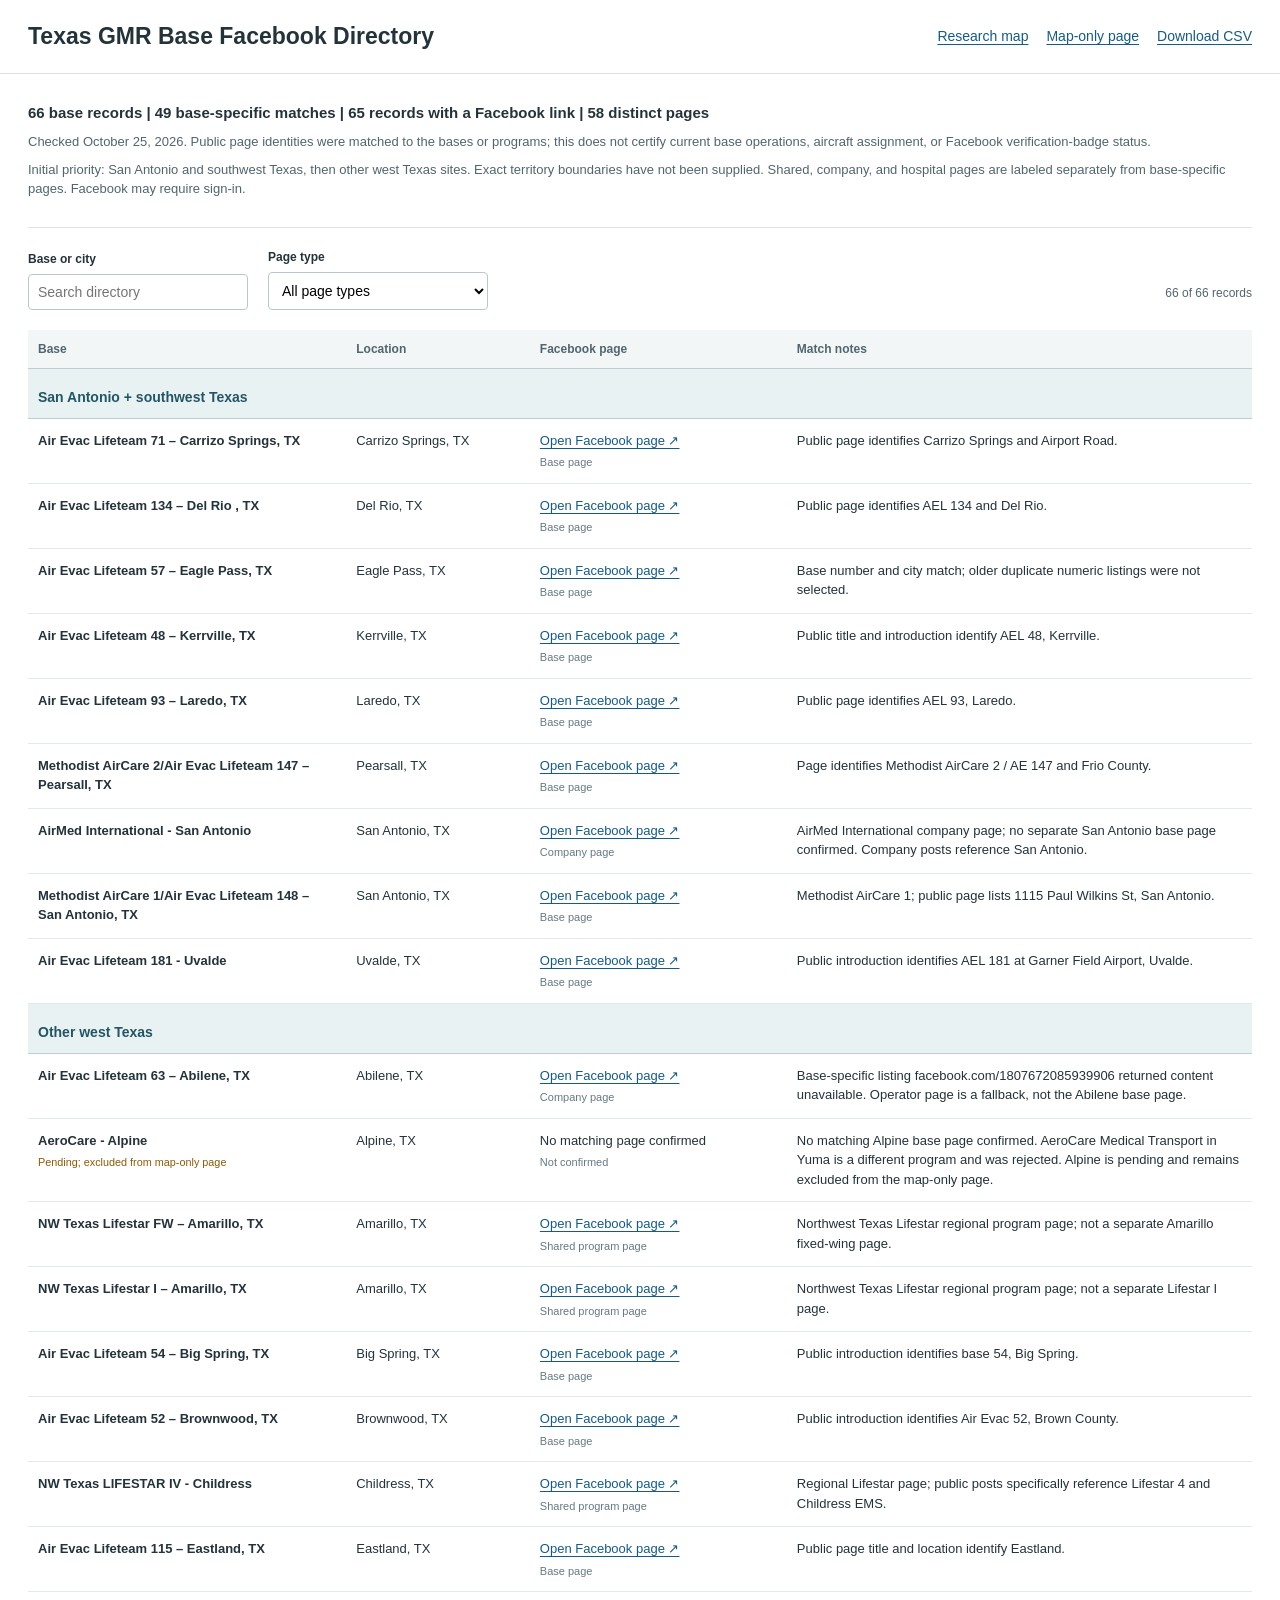
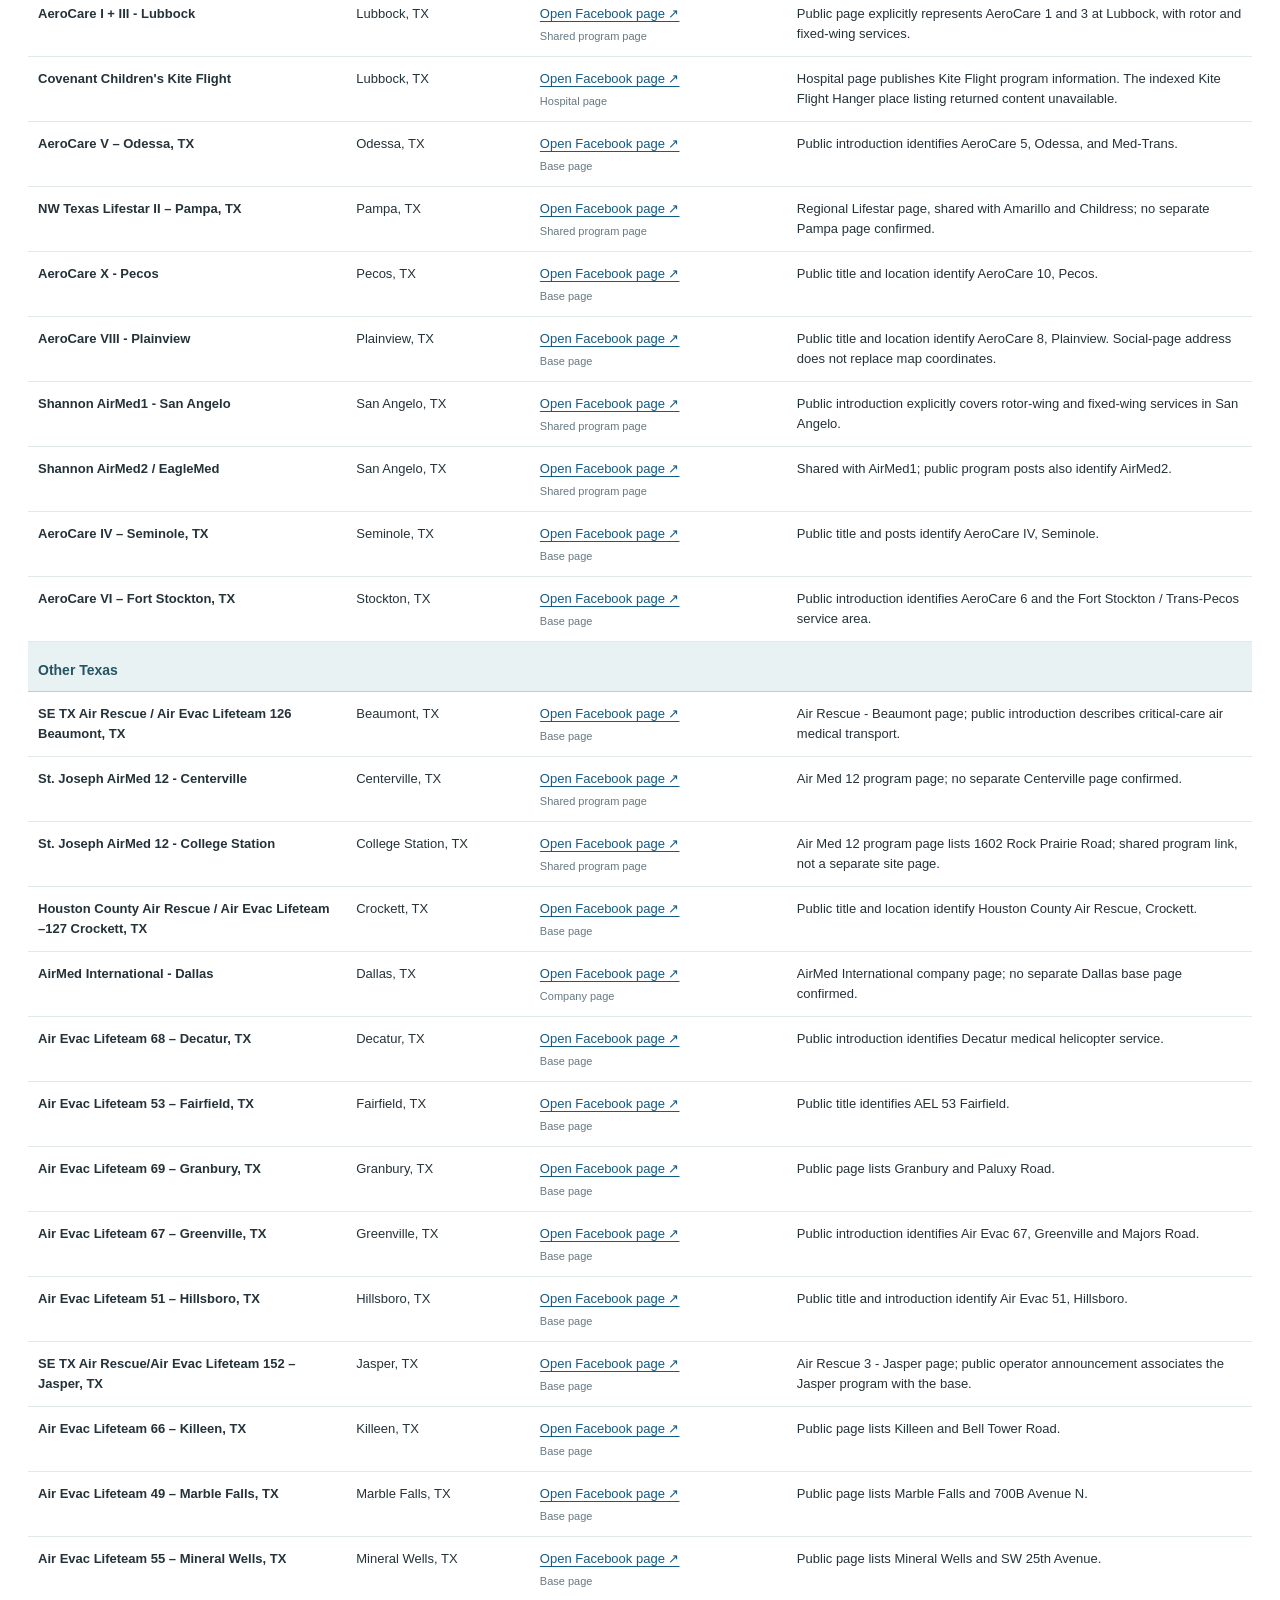
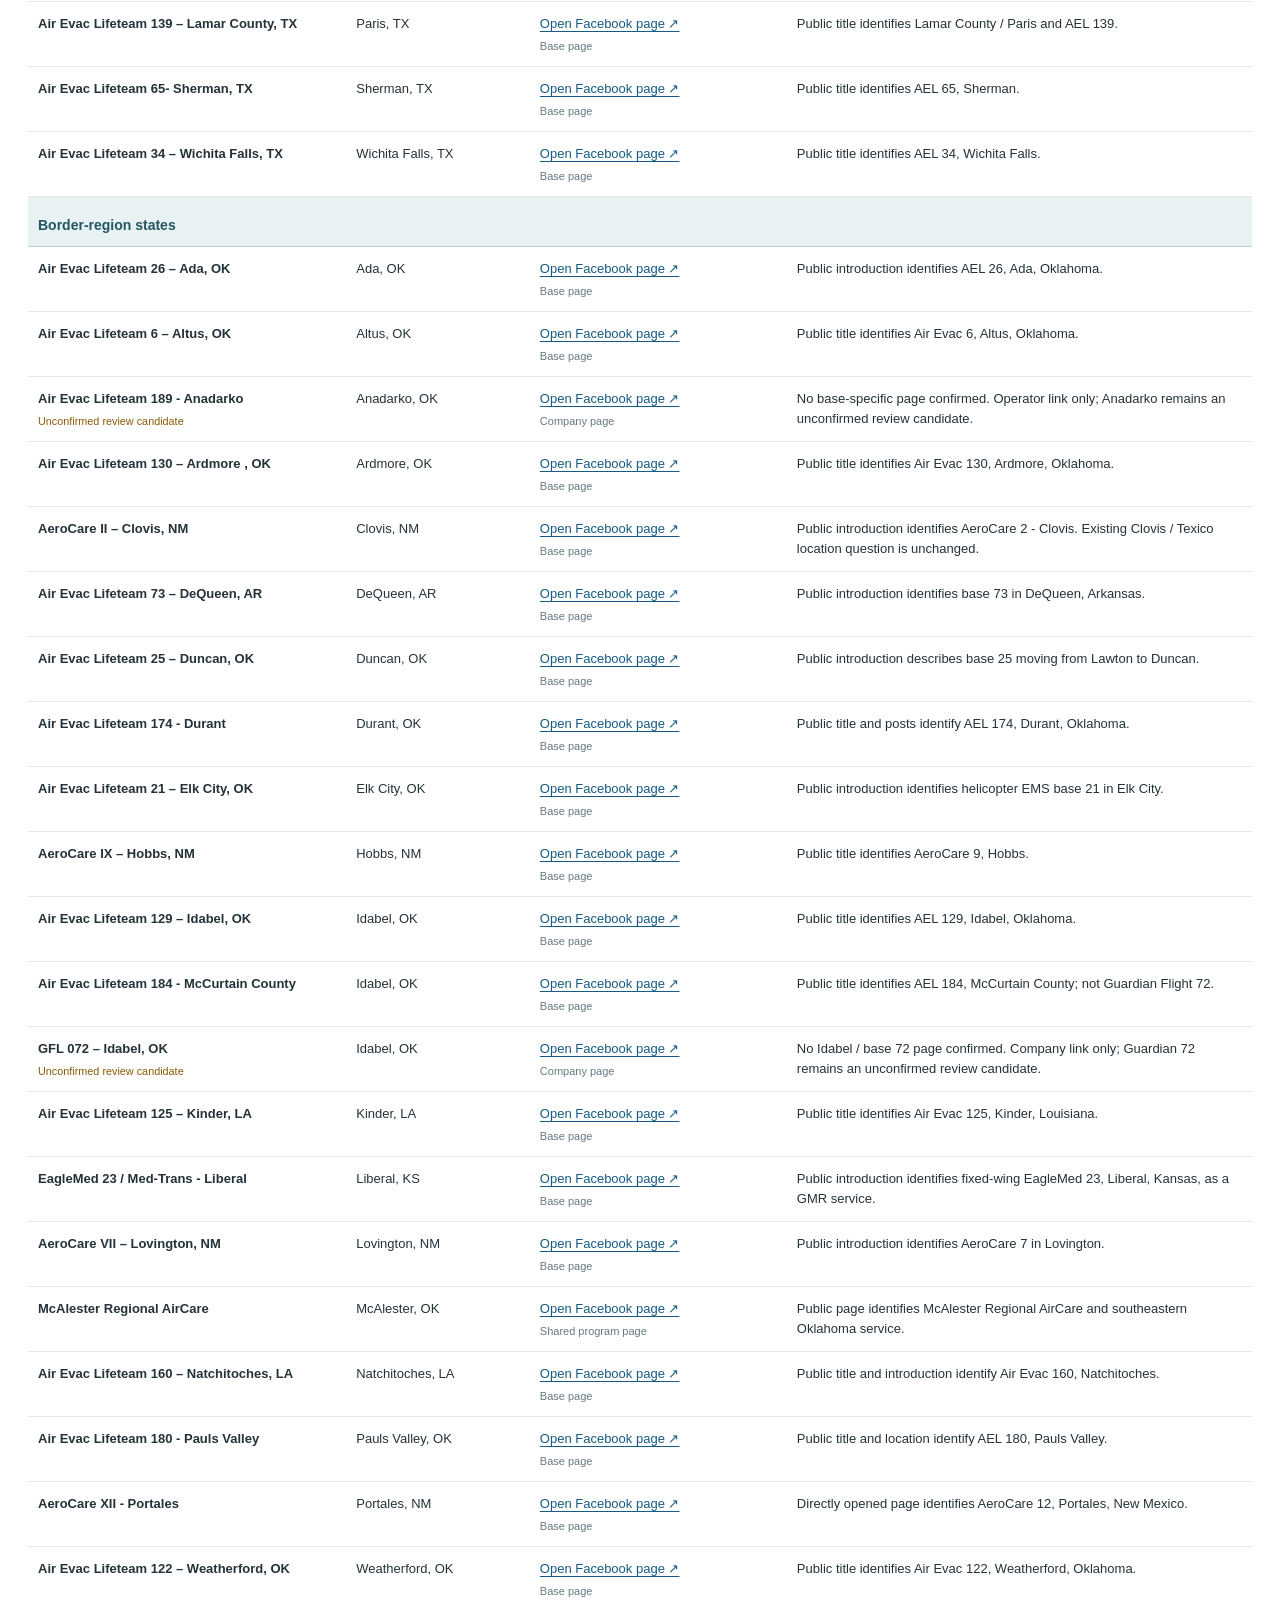
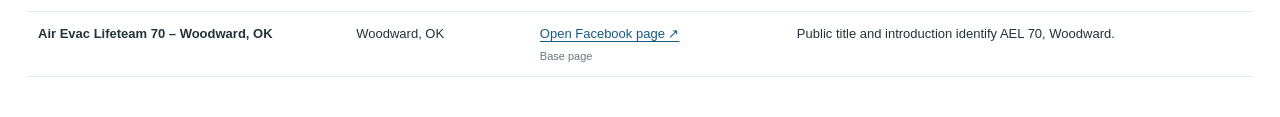
<file: texas-gmr-facebook-directory.html>
<!doctype html>
<html lang="en">
<head>
  <meta charset="utf-8">
  <meta name="viewport" content="width=device-width, initial-scale=1">
  <title>Texas GMR Base Facebook Directory</title>
  <link rel="stylesheet" href="assets/gmr-map/facebook-directory.css?v=20261025-social1">
</head>
<body>
  <header><h1>Texas GMR Base Facebook Directory</h1><nav><a href="texas-gmr-air-medical-map.html">Research map</a><a href="texas-gmr-air-medical-map-only.html">Map-only page</a><a href="assets/gmr-map/facebook-pages.csv" download>Download CSV</a></nav></header>
  <main>
    <section class="directory-summary"><p id="counts"></p><p>Checked October 25, 2026. Public page identities were matched to the bases or programs; this does not certify current base operations, aircraft assignment, or Facebook verification-badge status.</p><p>Initial priority: San Antonio and southwest Texas, then other west Texas sites. Exact territory boundaries have not been supplied. Shared, company, and hospital pages are labeled separately from base-specific pages. Facebook may require sign-in.</p></section>
    <div class="directory-filters"><label>Base or city<input id="directory-search" type="search" placeholder="Search directory"></label><label>Page type<select id="directory-scope"><option value="">All page types</option><option>Base page</option><option>Shared program page</option><option>Company page</option><option>Hospital page</option><option>Not confirmed</option></select></label><span id="directory-count" role="status"></span></div>
    <div class="table-scroll"><table><thead><tr><th>Base</th><th>Location</th><th>Facebook page</th><th>Match notes</th></tr></thead><tbody id="directory-rows"></tbody></table></div>
  </main>
  <noscript><p><a href="assets/gmr-map/facebook-pages.csv">Download the complete Facebook directory.</a></p></noscript>
  <script src="assets/gmr-map/facebook-data.js?v=20261025-social1"></script>
  <script src="assets/gmr-map/facebook-directory.js?v=20261025-social1"></script>
</body>
</html>
</file>
<file: assets/gmr-map/map-only.css>
:root{font-family:Arial,Helvetica,sans-serif;color:#243239;background:#f4f7f7;font-size:14px;line-height:1.4;color-scheme:light}
*{box-sizing:border-box;letter-spacing:0}body{margin:0;height:100vh;height:100dvh;display:flex;flex-direction:column;overflow:hidden}[hidden]{display:none!important}button,input,select{font:inherit}button{cursor:pointer}button,input,select{touch-action:manipulation}button:focus-visible,input:focus-visible,select:focus-visible{outline:3px solid #e5ae30;outline-offset:2px}.lucide{width:18px;height:18px;flex-shrink:0}header{flex:none;display:flex;align-items:center;justify-content:space-between;gap:12px;padding:10px 16px;background:#fff;border-bottom:1px solid #d4dee0;z-index:4}h1{font-size:20px;line-height:1.2;margin:0}h2{font-size:15px;margin:0}.toolbar{display:flex;align-items:center;gap:14px}.search{display:flex;align-items:center;gap:8px;border:1px solid #bac8cd;border-radius:4px;padding:0 8px;height:36px;width:235px;background:#fff}.search input{border:0;background:none;outline:none;width:100%;min-width:0}.search:focus-within{outline:2px solid #197790}.check{display:flex;align-items:center;gap:5px;white-space:nowrap;font-size:12px}input[type=checkbox]{accent-color:#197790;width:16px;height:16px}.icon-button{display:grid;place-items:center;width:36px;height:36px;flex:none;padding:7px;background:white;border:1px solid #bac8cd;border-radius:4px;color:#344b56}.icon-button:hover{background:#edf3f4}.map-shell{position:relative;flex:1;min-height:0;overflow:hidden}#map{display:block;width:100%;height:100%;touch-action:none}.county{fill:#fff;stroke:#c6d1d5;stroke-width:.55;vector-effect:non-scaling-stroke}.county:hover{fill:#e6eeee}.texas-outline{fill:none;stroke:#7d929b;stroke-width:1;vector-effect:non-scaling-stroke;pointer-events:none}.radius{fill-opacity:.025;stroke-opacity:.36;stroke-width:1;vector-effect:non-scaling-stroke;pointer-events:none}.radius.active{fill-opacity:.09;stroke-opacity:1;stroke-width:2}.state-label{fill:#6a7f88;font-size:12px;pointer-events:none}.base-marker{cursor:pointer;outline:none}.base-marker:focus .pin,.base-marker.selected .pin{stroke:#172b35;stroke-width:2.6}.aircraft{display:none;pointer-events:none;stroke-linecap:round;stroke-linejoin:round}.base-marker.preview .aircraft{display:block}.base-marker.preview .pin{opacity:0}.aircraft-halo{fill:#fff;stroke:#fff;stroke-width:3.5}.aircraft-shape{stroke-width:1.2}.base-label{font-size:11px;fill:#273b43;paint-order:stroke;stroke:white;stroke-width:3px;pointer-events:none}.zoom-tools{position:absolute;right:14px;top:14px;display:flex;flex-direction:column;gap:5px}.map-caption{position:absolute;bottom:10px;left:12px;right:12px;display:flex;justify-content:space-between;gap:12px;pointer-events:none;font-size:11px;color:#526973}.map-caption span{background:#f4f7f7dc;padding:3px 5px}#tooltip{position:absolute;pointer-events:none;width:max-content;max-width:min(320px,calc(100% - 16px));white-space:pre-line;overflow-wrap:anywhere;padding:10px 12px;background:#fff;border:1px solid #b3c3c9;border-radius:4px;box-shadow:0 3px 12px #172b351c;font-size:12px;z-index:3}.filters{position:absolute;top:12px;left:12px;width:300px;max-width:calc(100% - 70px);max-height:calc(100% - 55px);overflow:auto;background:#fff;border:1px solid #c6d2d6;border-radius:4px;padding:14px;box-shadow:0 3px 15px #172b3515;z-index:4}.panel-heading{display:flex;justify-content:space-between;align-items:center}.panel-heading .icon-button{border:0}fieldset{border:0;padding:0;margin:12px 0}legend,.mode-label{display:block;font-size:12px;font-weight:bold;margin-bottom:8px}.operator{display:flex;align-items:center;gap:8px;margin:9px 0;font-size:13px}.swatch{width:9px;height:9px;border-radius:50%;flex:none;display:inline-block}.operator .count{margin-left:auto;color:#647680}select{width:100%;padding:8px;background:#fff;border:1px solid #bac8cd;border-radius:3px}.results{border-top:1px solid #dbe3e6;margin:14px -14px -14px;max-height:245px;overflow:auto}.base-row{display:block;text-align:left;border:0;border-bottom:1px solid #e7edef;background:#fff;padding:10px 14px;width:100%;font-size:12px;color:inherit;overflow-wrap:anywhere}.base-row:hover,.base-row:focus{background:#edf4f5}.base-row small{display:block;color:#647680;margin-top:3px}.empty{padding:12px;color:#647680;font-size:12px}.selection{position:absolute;bottom:44px;left:12px;max-width:min(360px,calc(100% - 24px));max-height:calc(100% - 70px);overflow:auto;background:white;border:1px solid #b6c8ce;border-radius:4px;padding:14px 44px 14px 14px;box-shadow:0 3px 12px #172b351c;z-index:2}.selection>.icon-button{position:absolute;top:5px;right:5px;border:0}.selection h2{overflow-wrap:anywhere}.selection p{font-size:12px;margin:6px 0 0}.selection .provenance{color:#627780;font-size:11px}.selection .member+.member{border-top:1px solid #e0e7e9;margin-top:12px;padding-top:12px}
@media(max-width:700px){header{flex-direction:column;align-items:stretch;padding:10px 12px;gap:10px}h1{font-size:18px}.toolbar{gap:8px}.search{flex:1;width:auto;min-width:90px}.check{font-size:11px;gap:3px}.zoom-tools{right:10px;top:10px}.map-caption{font-size:10px;left:6px;right:6px}.filters{left:8px;top:8px}.selection{left:8px;max-width:calc(100% - 16px)}}
#tooltip{pointer-events:auto;white-space:normal;max-height:calc(100% - 16px);overflow:auto;padding-right:36px}#tooltip h2{font-size:13px}#tooltip p{margin:6px 0 0}#tooltip .member+.member{border-top:1px solid #e0e7e9;margin-top:10px;padding-top:10px}#tooltip .provenance{font-size:11px;color:#627780}.tip-close{position:absolute;right:3px;top:3px;width:28px;height:28px;border:0;background:white;color:#344b56;font-size:22px;border-radius:4px}.social-link{display:flex;align-items:center;flex-wrap:wrap;gap:6px 10px;margin-top:8px;font-size:12px}.social-link a{color:#126880;font-weight:bold;text-underline-offset:3px}.social-link span{color:#627780;font-size:11px}.social-link a:focus-visible{outline:3px solid #e5ae30;outline-offset:3px}
.county{cursor:pointer}.county.county-selected{fill:#fff0be;stroke:#99720d;stroke-width:2}.county:focus-visible{outline:none;stroke:#99720d;stroke-width:2.5}.radius.county-muted{fill:none;stroke:#aab6bc;stroke-opacity:.16;stroke-width:.65}.selection.county-selection{width:380px;max-width:calc(100% - 24px);max-height:min(62%,580px);padding-right:14px}.county-selection h2{padding-right:30px}.county-base-list{padding-left:24px;margin:12px 0}.county-base-list li{padding:10px 0 12px 3px;border-top:1px solid #e0e7e9;font-size:12px;overflow-wrap:anywhere}.county-base-list strong{font-size:13px}.county-distance{font-weight:bold;color:#126880}.map-caption span:last-child{text-align:right}@media(max-width:700px){.selection.county-selection{max-height:48%;left:8px;max-width:calc(100% - 16px)}.map-caption span:last-child{max-width:58%}}

#state-view{width:145px;height:36px;flex:none;padding:6px}.toolbar{flex-wrap:wrap}@media(min-width:701px) and (max-width:1150px){header{flex-wrap:wrap}}@media(max-width:700px){#state-view{width:125px}.toolbar{gap:6px}.search{min-width:140px}.toolbar .check{flex:none}}
</file>
<file: assets/gmr-map/map.css>
:root{font-family:Arial,Helvetica,sans-serif;color:#202a2f;background:#fff;font-size:14px;line-height:1.5;color-scheme:light;--line:#dce1e2;--muted:#59686f}
*{box-sizing:border-box}body{margin:0}a{color:#155b83;text-underline-offset:3px}button,input,select{font:inherit}button,a,input,select{touch-action:manipulation}button{cursor:pointer}button:focus-visible,a:focus-visible,input:focus-visible,select:focus-visible,summary:focus-visible{outline:3px solid #e6ae27;outline-offset:3px}svg.lucide{width:18px;height:18px;flex-shrink:0;vertical-align:middle}header{padding:22px 28px 18px;display:flex;justify-content:space-between;align-items:center;gap:24px;border-bottom:1px solid var(--line)}h1{font-size:25px;line-height:1.2;margin:4px 0;font-weight:650}h2{font-size:21px;margin:0 0 8px}h3{font-size:16px;margin:0 0 8px}.eyebrow{font-size:11px;font-weight:700;color:#59717c;margin:0}nav{display:flex;gap:20px;flex-wrap:wrap;align-items:center}nav a,.section-head>a{display:inline-flex;gap:7px;align-items:center}.notice{background:#edf4f4;border-bottom:1px solid #cfdddd;padding:12px 28px;display:flex;gap:12px;align-items:flex-start;font-size:13px}.notice p{margin:0}.notice svg{margin-top:2px}.workspace{display:grid;grid-template-columns:320px minmax(0,1fr);border-bottom:1px solid var(--line)}.sidebar{border-right:1px solid var(--line);display:flex;flex-direction:column;min-height:0;max-height:980px}.filters{padding:20px;border-bottom:1px solid var(--line)}.summary{display:flex;flex-direction:column;margin-bottom:16px}.summary strong{font-size:22px}.summary span{font-size:12px;color:var(--muted)}.search{display:flex;gap:9px;align-items:center;border:1px solid #bec8cc;padding:8px 10px;border-radius:4px;background:#fff}.search input{width:100%;min-width:0;border:0;outline:0;background:none}.search:focus-within{outline:2px solid #155b83}fieldset{margin:17px 0 12px;border:0;padding:0}legend{font-weight:700;font-size:12px;margin-bottom:9px}.operator{display:flex;align-items:center;gap:8px;margin:9px 0}.operator .count{margin-left:auto;color:var(--muted);font-variant-numeric:tabular-nums}.swatch{width:9px;height:9px;border-radius:50%;display:inline-block;flex-shrink:0}.check{display:flex;align-items:center;gap:6px;font-size:12px}input[type=checkbox]{accent-color:#176778;width:15px;height:15px;flex-shrink:0}.filter-row{display:flex;align-items:center;justify-content:space-between;margin:14px 0;gap:10px}.filter-row select{max-width:185px;min-width:0;padding:5px;border:1px solid #c6d0d3;border-radius:3px;background:#fff}.key{display:flex;flex-direction:column;gap:5px;font-size:11px;color:var(--muted);margin-top:13px}.key>span{display:flex;gap:8px;align-items:center}.solid-symbol,.hollow-symbol{height:8px;width:8px;border-radius:50%;background:#475a61;display:inline-block}.hollow-symbol{background:white;border:2px solid #475a61}.base-list{overflow:auto;flex:1;min-height:120px}.base-row{border:0;border-bottom:1px solid #e7ebec;padding:13px 18px;background:#fff;text-align:left;width:100%;display:grid;grid-template-columns:10px minmax(0,1fr);gap:10px;align-items:start;color:inherit}.base-row .swatch{margin-top:6px}.base-row:hover{background:#f3f7f7}.base-row.selected{background:#eaf3f4;box-shadow:inset 3px 0 #237a87}.base-row strong{font-size:13px;font-weight:600;display:block;overflow-wrap:anywhere}.base-row small{display:block;color:var(--muted);font-size:11px;margin-top:3px}.question-text{color:#8b5a06!important}.empty{padding:25px;color:var(--muted)}.map-column{min-width:0}.map-toolbar{min-height:48px;border-bottom:1px solid var(--line);padding:10px 18px;display:flex;align-items:center;justify-content:space-between;gap:12px;font-size:12px}.map-options{display:flex;gap:16px;flex-wrap:wrap}.map-shell{position:relative;overflow:hidden;background:#f4f7f7;aspect-ratio:1000/860;max-height:730px;min-height:420px}#map{width:100%;height:100%;display:block;touch-action:none}.county{fill:#fff;stroke:#c7d1d4;stroke-width:.6;vector-effect:non-scaling-stroke}.county:hover{fill:#e1eaec}.texas-outline{fill:none;stroke:#789099;stroke-width:1.1;vector-effect:non-scaling-stroke;pointer-events:none}.radius{fill-opacity:.025;stroke-opacity:.36;stroke-width:1;vector-effect:non-scaling-stroke;pointer-events:none}.radius.active{fill-opacity:.1;stroke-opacity:1;stroke-width:2}.radius.question{stroke-dasharray:4 3}.base-marker{cursor:pointer;stroke-width:1.7;paint-order:stroke fill}.base-marker:focus{outline:none;stroke:#000;stroke-width:4}.base-marker.selected{stroke:#161e23;stroke-width:2.5}.base-label{font-size:10px;fill:#273b43;paint-order:stroke;stroke:#fff;stroke-width:3px;pointer-events:none}.state-label{fill:#647c84;font-size:13px;pointer-events:none}.zoom-tools{position:absolute;top:16px;right:16px;display:flex;flex-direction:column;border:1px solid #c5cfd2;border-radius:4px;overflow:hidden;box-shadow:0 1px 5px #0001}.zoom-tools button{width:36px;height:36px;padding:8px;background:white;border:0;border-bottom:1px solid var(--line);display:grid;place-items:center;color:#253d46}.zoom-tools button:last-child{border-bottom:0}.zoom-tools button:hover{background:#e9f0f1}.map-caption{position:absolute;bottom:12px;left:15px;font-size:10px;color:#60757d;pointer-events:none;background:#f4f7f7d9;padding:3px 5px}#tooltip{position:absolute;pointer-events:none;max-width:245px;padding:8px 10px;background:#fff;border:1px solid #aabcc3;border-radius:4px;box-shadow:0 3px 14px #0002;font-size:12px;z-index:2;overflow-wrap:anywhere}.detail{min-height:205px;padding:19px 24px;border-top:1px solid var(--line)}.detail h2{font-size:19px;overflow-wrap:anywhere}.detail p{margin:6px 0}.detail-top{display:flex;gap:12px;align-items:flex-start;justify-content:space-between}.detail-top button{border:0;background:none;padding:5px}.details-grid{display:grid;grid-template-columns:1fr 1fr;gap:8px 24px;margin:12px 0;font-size:12px}.details-grid strong{display:block;color:var(--muted);font-size:11px;font-weight:400}.sources{font-size:12px;display:flex;gap:8px 18px;flex-wrap:wrap;margin-top:12px}.sources a{overflow-wrap:anywhere}.muted{color:var(--muted);font-size:13px}.audit{padding:35px 28px;max-width:1400px;margin:auto}.section-head{display:flex;justify-content:space-between;align-items:center;gap:20px}.audit-summary{display:grid;grid-template-columns:1fr 1fr;gap:35px;margin:24px 0}.audit-summary p{margin:0;color:#52656d}.closure{padding:12px 15px;border-left:3px solid #a4383e;background:#faf1f1;margin:20px 0 28px}#questions{border-top:1px solid var(--line)}.question{display:grid;grid-template-columns:280px 1fr;gap:25px;padding:18px 0;border-bottom:1px solid var(--line)}.question h4{margin:0;font-size:14px}.question p{margin:0;font-size:13px}.question .category{font-size:11px;color:#8b5a06;margin-top:3px}.question .sources{margin-top:8px}.exclusions{margin-top:24px;font-size:13px}.exclusions summary{cursor:pointer;font-size:16px;font-weight:bold}.exclusion{padding:9px 0;border-bottom:1px solid var(--line)}footer{padding:20px 28px;border-top:1px solid var(--line);font-size:12px;color:var(--muted);display:flex;gap:20px;justify-content:space-between}
.map-shell{width:100%}
.social-link{display:flex;align-items:baseline;gap:8px;flex-wrap:wrap;margin:8px 0;font-size:13px}.social-link>span,.social-unavailable{font-size:11px;color:var(--muted)}#tooltip{pointer-events:auto!important;white-space:normal!important;max-height:calc(100% - 16px);overflow:auto;padding:12px 34px 10px 12px!important}.tip-summary{white-space:pre-line}.tip-social{border-top:1px solid var(--line);margin-top:9px;padding-top:4px}.tip-social strong{display:block;font-size:11px;margin-top:6px}.tip-close{position:absolute;right:3px;top:3px;width:28px;height:28px;padding:5px;border:0;background:#fff;border-radius:3px;display:grid;place-items:center}.tip-close:hover{background:#edf4f4}.tip-close svg{width:16px;height:16px}
.base-marker.aircraft-preview{opacity:0;pointer-events:all}.aircraft-hover-icon{pointer-events:none;stroke-linecap:round;stroke-linejoin:round}.aircraft-halo{fill:white;stroke:white;stroke-width:3.5}.aircraft-silhouette{stroke-width:1.2}
.shared-marker text{fill:#fff;stroke:none;font-size:11px;font-weight:700;pointer-events:none}.shared-marker.selected .shared-outline,.shared-marker:focus .shared-outline{stroke:#161e23;stroke-width:2.5}.shared-marker:focus{outline:none}.airport-services{display:grid;grid-template-columns:repeat(auto-fit,minmax(220px,1fr));gap:20px;margin:16px 0}.airport-services h3{font-size:15px;overflow-wrap:anywhere}.airport-record{border:1px solid #aebfc4;border-radius:3px;padding:6px 10px;background:#fff;color:#155b83;margin:8px 0}.confirmed{color:#276a42;font-size:13px}
#tooltip{white-space:pre-line;width:max-content;max-width:min(330px,calc(100% - 16px));line-height:1.4}.base-phone{margin:12px 0;font-size:14px;overflow-wrap:anywhere}.base-phone strong{margin-right:8px}.base-phone small{display:block;color:var(--muted);font-size:11px;margin-top:3px}
@media(min-width:1600px){.workspace{grid-template-columns:360px minmax(0,1fr)}.map-shell{max-height:820px}.sidebar{max-height:1100px}}
@media(max-width:800px){header{align-items:flex-start;padding:18px;flex-direction:column;gap:14px}nav{gap:13px;font-size:12px}.notice{padding:12px 18px}.workspace{grid-template-columns:1fr}.sidebar{display:contents}.filters{padding:16px 18px;grid-row:1}.summary{margin-bottom:12px}.summary strong{font-size:20px}.summary span{font-size:11px}#operators{display:grid;grid-template-columns:1fr 1fr;gap:0 18px}#operators legend{margin-bottom:0}.operator{margin:5px 0;font-size:12px}.filter-row{justify-content:flex-start;margin:10px 0}.key{flex-direction:row;gap:15px}.map-column{grid-row:2}.base-list{grid-row:3;max-height:280px;border-top:1px solid var(--line)}.map-shell{min-height:350px;aspect-ratio:1/1.06}.map-toolbar{padding:10px 12px;align-items:flex-start;flex-wrap:wrap;gap:8px}.map-options{gap:10px}.detail{padding:18px;min-height:190px}.audit{padding:28px 18px}.section-head{align-items:flex-start;flex-direction:column;gap:8px}.audit-summary{grid-template-columns:1fr;gap:20px}.question{grid-template-columns:1fr;gap:9px;padding:16px 0}.details-grid{gap:10px}.zoom-tools{top:10px;right:10px}.map-caption{font-size:9px;left:8px;bottom:7px}footer{padding:18px;flex-direction:column;gap:8px}}
@media print{header nav,.sidebar,.map-toolbar,.zoom-tools,.notice,.base-list{display:none}.workspace{display:block}.map-shell{height:650px;max-height:none}.audit{break-before:page}.question{break-inside:avoid}a{color:inherit}}
.regional-table-wrap{overflow-x:auto}.regional-table{width:100%;border-collapse:collapse;margin:16px 0;font-size:13px}.regional-table th,.regional-table td{text-align:left;vertical-align:top;padding:11px 12px;border-bottom:1px solid var(--line)}.regional-table th{background:#f4f7f7}.regional-table small{display:block;color:var(--muted);font-size:11px;margin-top:5px}.regional-record,.nearby-base{border:0;background:none;color:#155b83;text-align:left;text-decoration:underline;text-underline-offset:3px;padding:0;font:inherit;cursor:pointer}.nearby-base{display:block;margin:10px 0;font-size:12px}.tip-evidence{font-size:11px;color:var(--muted)}.regional-legend{display:flex;gap:18px;flex-wrap:wrap}.regional-legend span{display:flex;align-items:center;gap:6px}.regional-legend b{width:12px;height:12px;border-radius:50%;display:inline-block}.radius[stroke="#d4aa00"]{stroke-opacity:.8}.base-marker[fill="#d4aa00"]{stroke:#776000}
.county.highlighted-county{fill:#d8eef5;stroke:#3f8094;stroke-width:1.1}.county.highlighted-county:hover{fill:#b9dfea}.county-key{font-size:11px;color:#52656d;margin:12px 0 0}.county-key b{display:inline-block;width:11px;height:11px;background:#d8eef5;border:1px solid #3f8094;margin-right:5px}
.county.municipal-county,.county.municipal-county:hover{fill:url(#municipal-county-hatch)}.county.gmr-gap-county,.county.gmr-gap-county:hover{fill:url(#gmr-gap-county-hatch)}.territory-key{display:grid;grid-template-columns:17px 1fr;gap:7px;margin-top:10px;font-size:11px;color:#52656d;line-height:1.45}.territory-key b{width:16px;height:16px;border:1px solid #3f8094;display:block;margin-top:2px;background:repeating-linear-gradient(135deg,#163e6c 0 1px,#d8eef5 1px 6px)}.territory-key .gap-key{background:repeating-linear-gradient(135deg,#b32636 0 1px,#d8eef5 1px 6px)}
.county-ambulance{cursor:pointer}.ambulance-body{fill:#f2c230;stroke:#293a43;stroke-width:1;paint-order:stroke fill;filter:drop-shadow(0 0 1px white)}.ambulance-window{fill:#d8edf5;stroke:#293a43;stroke-width:.5}.ambulance-cross{fill:none;stroke:#293a43;stroke-width:1.2}.ambulance-wheel{fill:#293a43;stroke:#fff;stroke-width:.4}.county-ambulance:focus{outline:none}.county-ambulance:focus .ambulance-body,.county-ambulance:hover .ambulance-body{stroke:#000;stroke-width:2}.ground-key{font-size:11px;color:#52656d;margin:10px 0 0}.ground-key b{display:inline-block;width:13px;height:8px;background:#f2c230;border:1px solid #293a43;margin-right:5px}
.esd-ambulance .ambulance-body{fill:#111;stroke:#fff}.esd-ambulance .ambulance-cross{stroke:#fff}.esd-ambulance:focus .ambulance-body,.esd-ambulance:hover .ambulance-body{stroke:#65b4df;stroke-width:2}.ground-key.esd-key b{background:#111}
.arcadian-ambulance .ambulance-body{fill:#81878c}.arcadian-ambulance .ambulance-cross{stroke:#fff}#ground-providers{margin-bottom:0}.ground-toggle{display:flex;align-items:center;gap:7px;font-size:12px;margin:8px 0}.ground-toggle b{display:inline-block;width:13px;height:8px;border:1px solid #293a43;flex-shrink:0;background:#f2c230}.ground-toggle.esd-toggle b{background:#111}.ground-toggle.arcadian-toggle b{background:#81878c}.ground-toggle small{color:var(--muted);margin-left:auto}#ground-count,.ground-filter-note{font-size:11px;color:var(--muted);margin:7px 0 0}
</file>
<file: assets/gmr-map/hospitals.css>
.hospital-controls{padding:12px 18px;background:#fff;border-bottom:1px solid var(--line)}.hospital-heading{display:flex;align-items:center;gap:14px;flex-wrap:wrap}.hospital-heading h2{font-size:15px;margin:0}.hospital-heading button{margin-left:auto;border:1px solid #bac7cc;background:#f7fafb;border-radius:4px;padding:5px 9px;color:#155b83}.hospital-controls p{font-size:11px;color:var(--muted);margin:8px 0}.hospital-controls .search{max-width:500px;margin-top:10px}.hospital-controls fieldset{display:flex;flex-wrap:wrap;gap:8px 18px;margin:8px 0}.hospital-controls fieldset label{display:flex;gap:6px;align-items:center;font-size:12px}.hospital-controls legend{margin:0}.hospital-controls small{color:var(--muted)}.flag-key{display:inline-block;width:9px;height:17px;border-left:1.5px solid #283b45;position:relative;flex-shrink:0}.flag-key:before{content:'';position:absolute;top:0;left:0;width:7px;height:7px;background:var(--flag);border:1px solid #34454e}.hospital-controls details{font-size:12px;margin-top:8px}.hospital-controls summary{cursor:pointer;color:#155b83}.hospital-results{max-height:210px;overflow:auto;border-top:1px solid var(--line);margin-top:8px}.hospital-result{padding:9px 3px;border-bottom:1px solid var(--line)}.hospital-result small{display:block;font-size:11px}.hospital-record{border:0;background:none;color:#155b83;padding:2px 0;text-align:left;text-decoration:underline;text-underline-offset:3px;font:inherit;cursor:pointer}.hospital-flag{cursor:pointer}.hospital-flag:focus{outline:none}.flag-stem{fill:none;stroke:#243d4b;stroke-width:1.4;paint-order:stroke;filter:drop-shadow(0 0 1px white)}.flag-square{stroke:#243d4b;stroke-width:.9;paint-order:stroke fill}.flag-hit{fill:transparent;stroke:none}.hospital-flag.selected .flag-square,.hospital-flag:focus .flag-square{stroke:#111;stroke-width:3}.hospital-flag.selected .flag-stem{stroke:#111;stroke-width:2.5}.hospital-badge{display:inline-flex;align-items:center;gap:5px;font-size:12px;font-weight:bold}.hospital-badge:before{content:'';display:inline-block;width:9px;height:9px;background:var(--flag);border:1px solid #324651}.hospital-tooltip{position:absolute;z-index:6;max-width:min(330px,calc(100% - 16px));width:310px;background:white;border:1px solid #aebec5;box-shadow:0 4px 14px #23353d29;border-radius:4px;padding:12px 32px 12px 12px;font-size:12px;overflow:auto}.hospital-tooltip[hidden],#hospital-detail[hidden]{display:none}.hospital-tooltip p{margin:7px 0}.hospital-tip-close,.hospital-close{border:0;background:#fff;color:#243d4b;font-size:23px;line-height:24px;padding:2px 6px}.hospital-tip-close{position:absolute;top:1px;right:2px}.hospital-peers{border-top:1px solid var(--line);padding-top:8px;margin-top:9px}.hospital-peers strong{font-size:11px;display:block}.hospital-peers button{display:block;margin:7px 0;font-size:12px}#hospital-detail{border-top:2px solid #607d8b}#hospital-research{border-bottom:1px solid var(--line);padding-bottom:24px;margin-bottom:30px}#hospital-research p{max-width:1100px}.hospital-directory{max-height:500px;overflow:auto}.hospital-directory th{position:sticky;top:0;z-index:1}.hospital-directory td:first-child{min-width:220px}.hospital-directory td{min-width:160px}@media(max-width:800px){.hospital-controls{padding:12px}.hospital-controls fieldset{gap:6px 12px}.hospital-heading{gap:8px}.hospital-heading button{margin-left:0}.hospital-directory td:first-child{min-width:180px}}@media print{.hospital-controls .search,.hospital-controls details,.hospital-heading button{display:none}}
</file>
<file: assets/gmr-map/trauma-catchment.css>
.catchment-controls{padding:14px 18px;border-bottom:1px solid var(--line);background:#f6f9fc;font-size:12px;line-height:1.5}
.catchment-heading{display:flex;align-items:center;justify-content:space-between;gap:12px;flex-wrap:wrap}
.catchment-heading h2{font-size:15px;margin:0}.catchment-heading button{padding:6px 10px;background:white;border:1px solid #b7c6d4;border-radius:3px;color:#184d7c;font:inherit}
.catchment-controls fieldset{border:0;padding:0;margin:9px 0;display:flex;gap:10px 24px;flex-wrap:wrap}.catchment-controls legend{font-size:11px;color:#53626f;margin-bottom:5px}
.catchment-controls label{display:flex;align-items:center;gap:7px;cursor:pointer}.catchment-controls input{accent-color:#174d91}.catchment-controls label b{display:inline-block;width:18px;height:13px;border:2px solid #174d91;background:#174d9122;flex-shrink:0}
.catchment-controls label .tie-swatch{border-color:#ad5900;background:repeating-linear-gradient(125deg,#edaf5322 0 4px,#ad5900aa 4px 5px)}
.catchment-controls p{margin:6px 0;color:#4d5c68}.catchment-controls details{margin-top:6px}.catchment-controls summary{cursor:pointer;color:#174d91}.catchment-controls ul{padding-left:20px;columns:2;column-gap:25px}.catchment-controls li{break-inside:avoid;margin:4px 0}
.trauma-zone{pointer-events:none;stroke-width:2;stroke-linejoin:round}.bexar-nearest{fill:#174d91;fill-opacity:.12;stroke:#174d91}.bexar-near-tie{fill:url(#bexar-near-tie-hatch);stroke:#ad5900;stroke-width:1.6;stroke-dasharray:5 3}
@media(max-width:600px){.catchment-controls{padding:12px}.catchment-controls ul{columns:1}.catchment-controls fieldset{display:grid;gap:8px}.catchment-heading h2{font-size:14px}}
</file>
<file: assets/gmr-map/facebook-directory.css>
:root{font:14px/1.5 Arial,Helvetica,sans-serif;color:#243239;background:#fff;color-scheme:light}*{box-sizing:border-box;letter-spacing:0}body{margin:0}a{color:#155b83;text-underline-offset:3px}header{padding:22px 28px;border-bottom:1px solid #dce1e2;display:flex;gap:24px;align-items:center;justify-content:space-between}h1{font-size:23px;line-height:1.25;margin:0}nav{display:flex;flex-wrap:wrap;gap:18px}main{max-width:1400px;margin:auto;padding:0 28px 40px}.directory-summary{padding:20px 0;color:#52656d;font-size:13px;border-bottom:1px solid #dce1e2}.directory-summary p{margin:8px 0}#counts{font-weight:bold;color:#243239;font-size:15px}.directory-filters{display:flex;gap:20px;align-items:end;padding:20px 0}.directory-filters label{font-size:12px;font-weight:bold;display:flex;flex-direction:column;gap:6px}.directory-filters input,.directory-filters select{font:14px Arial;padding:9px;border:1px solid #b9c8ce;border-radius:4px;background:white;min-width:220px}#directory-count{color:#52656d;font-size:12px;margin-left:auto;padding-bottom:8px}input:focus-visible,select:focus-visible,a:focus-visible{outline:3px solid #e6ae27;outline-offset:3px}table{border-collapse:collapse;width:100%;table-layout:fixed}th{text-align:left;font-size:12px;color:#52656d;padding:10px;background:#f2f6f6;border-bottom:1px solid #bdcdd1}th:first-child{width:26%}th:nth-child(2){width:15%}th:nth-child(3){width:21%}td{vertical-align:top;padding:12px 10px;border-bottom:1px solid #e2e9eb;font-size:13px;overflow-wrap:anywhere}td small{display:block;color:#667983;margin-top:4px}.group-row th{font-size:14px;padding:18px 10px 10px;background:#e9f2f2;color:#245564}.scope{display:block;color:#667983;font-size:11px;margin-top:4px}.map-status{color:#8b5a06!important}.empty{text-align:center;padding:30px}.table-scroll{overflow-x:auto}@media(max-width:800px){header{padding:18px;align-items:start;flex-direction:column;gap:14px}h1{font-size:21px}nav{font-size:12px;gap:14px}main{padding:0 14px 28px}.directory-filters{flex-wrap:wrap;gap:12px}.directory-filters label{flex:1;min-width:140px}.directory-filters input,.directory-filters select{width:100%;min-width:0}#directory-count{width:100%;margin:0;padding:0}table{min-width:720px}}
</file>
